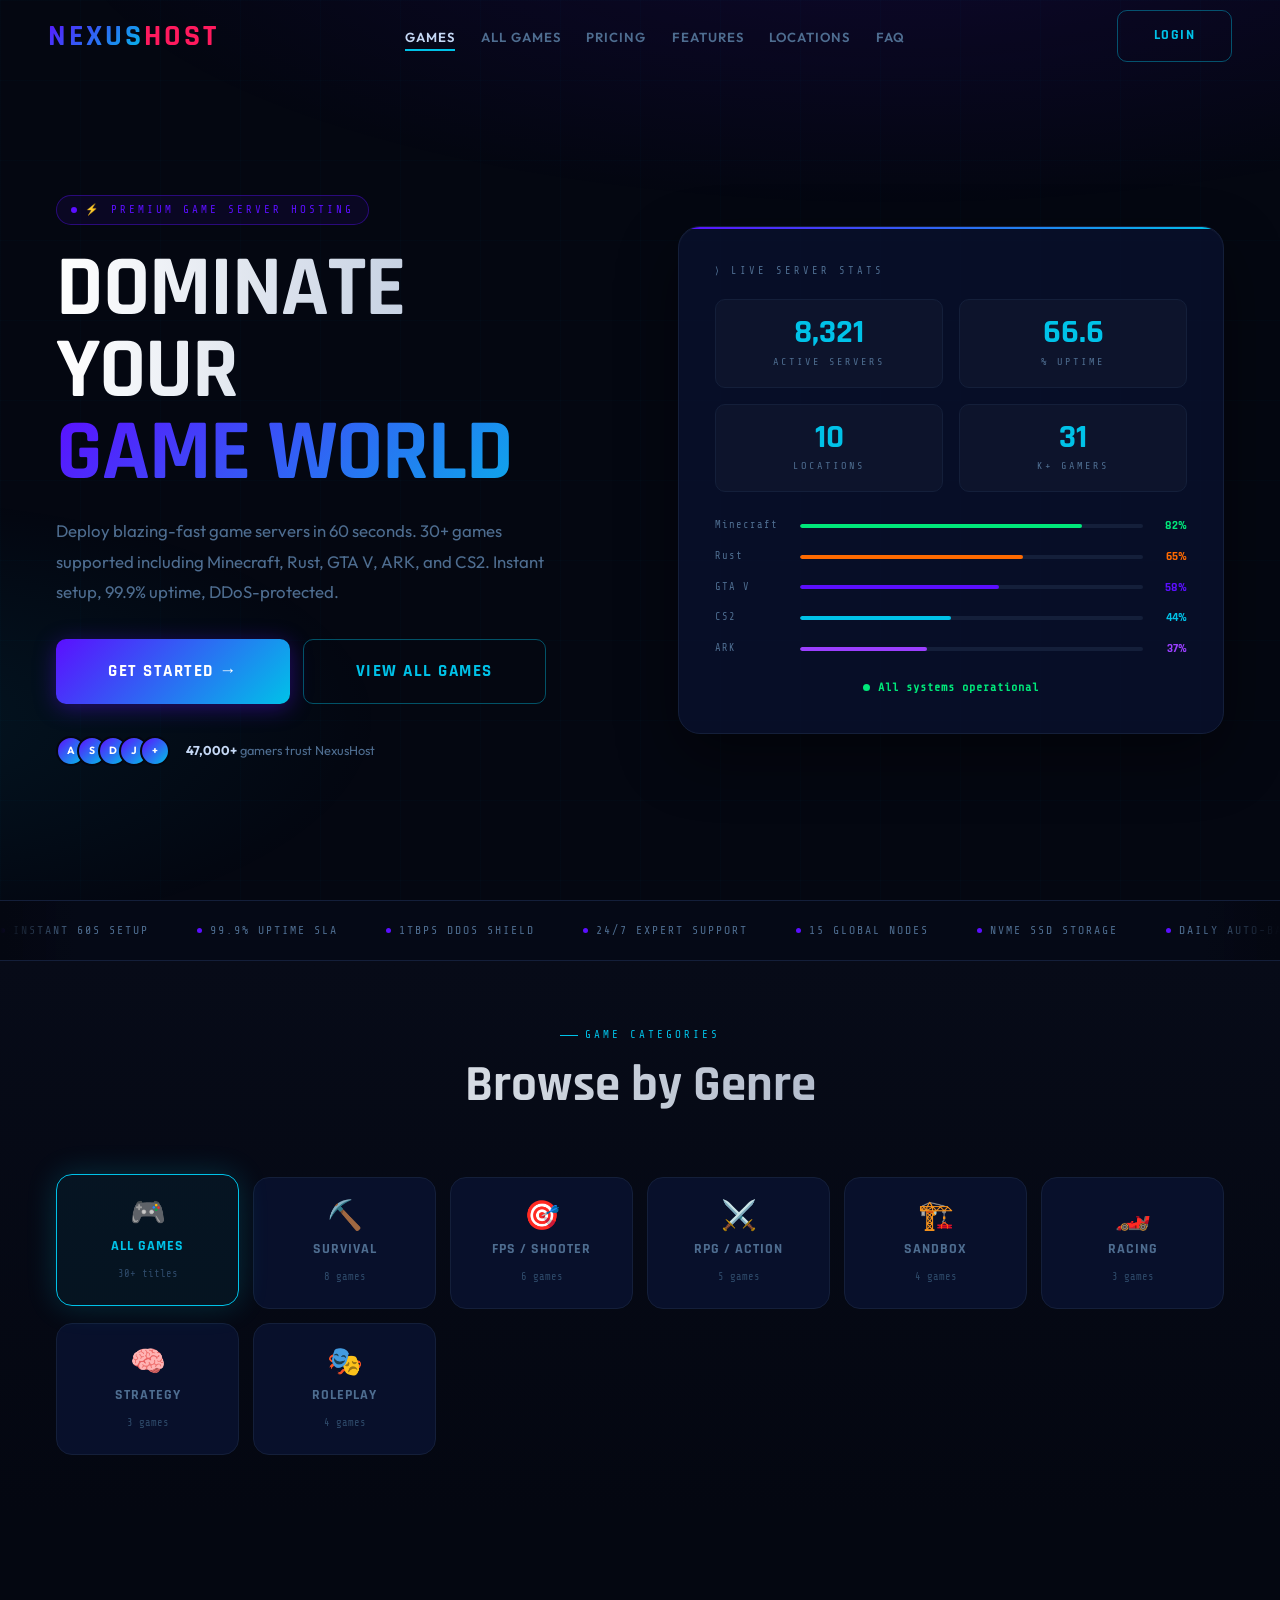
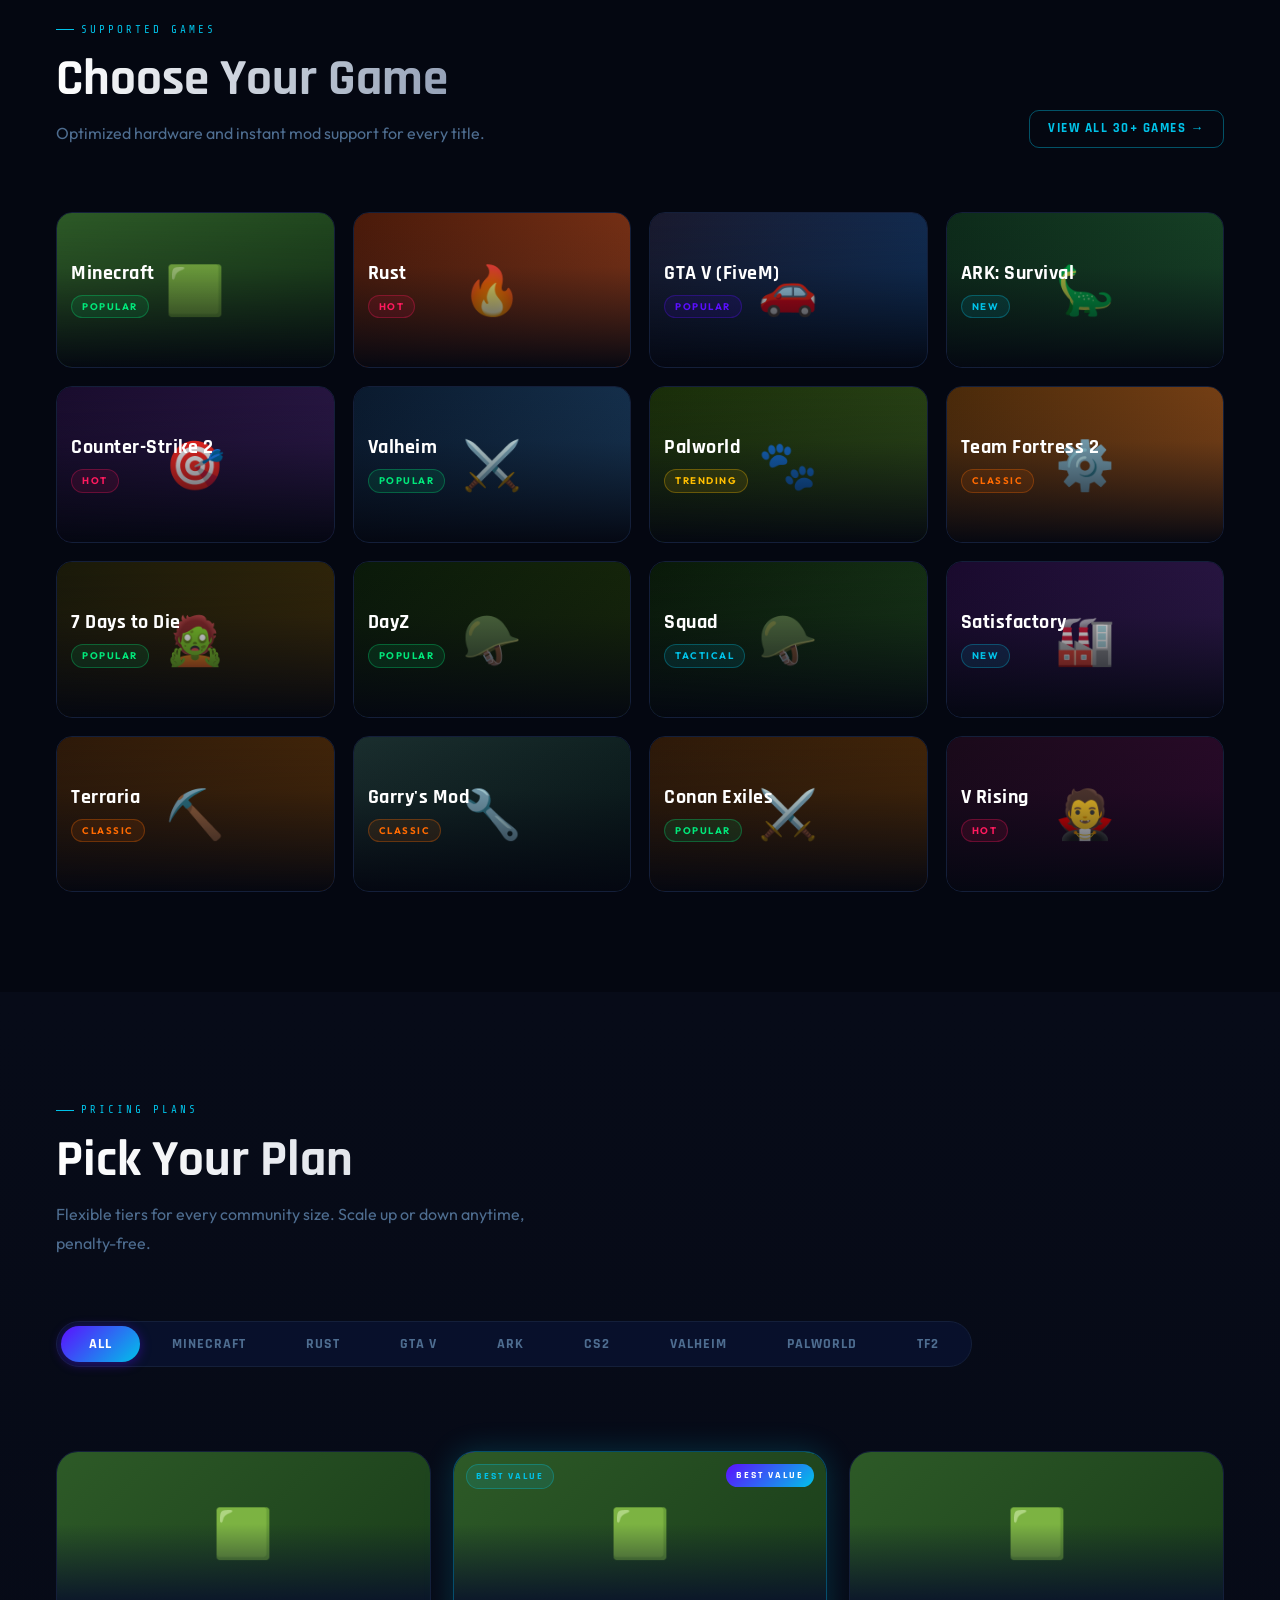
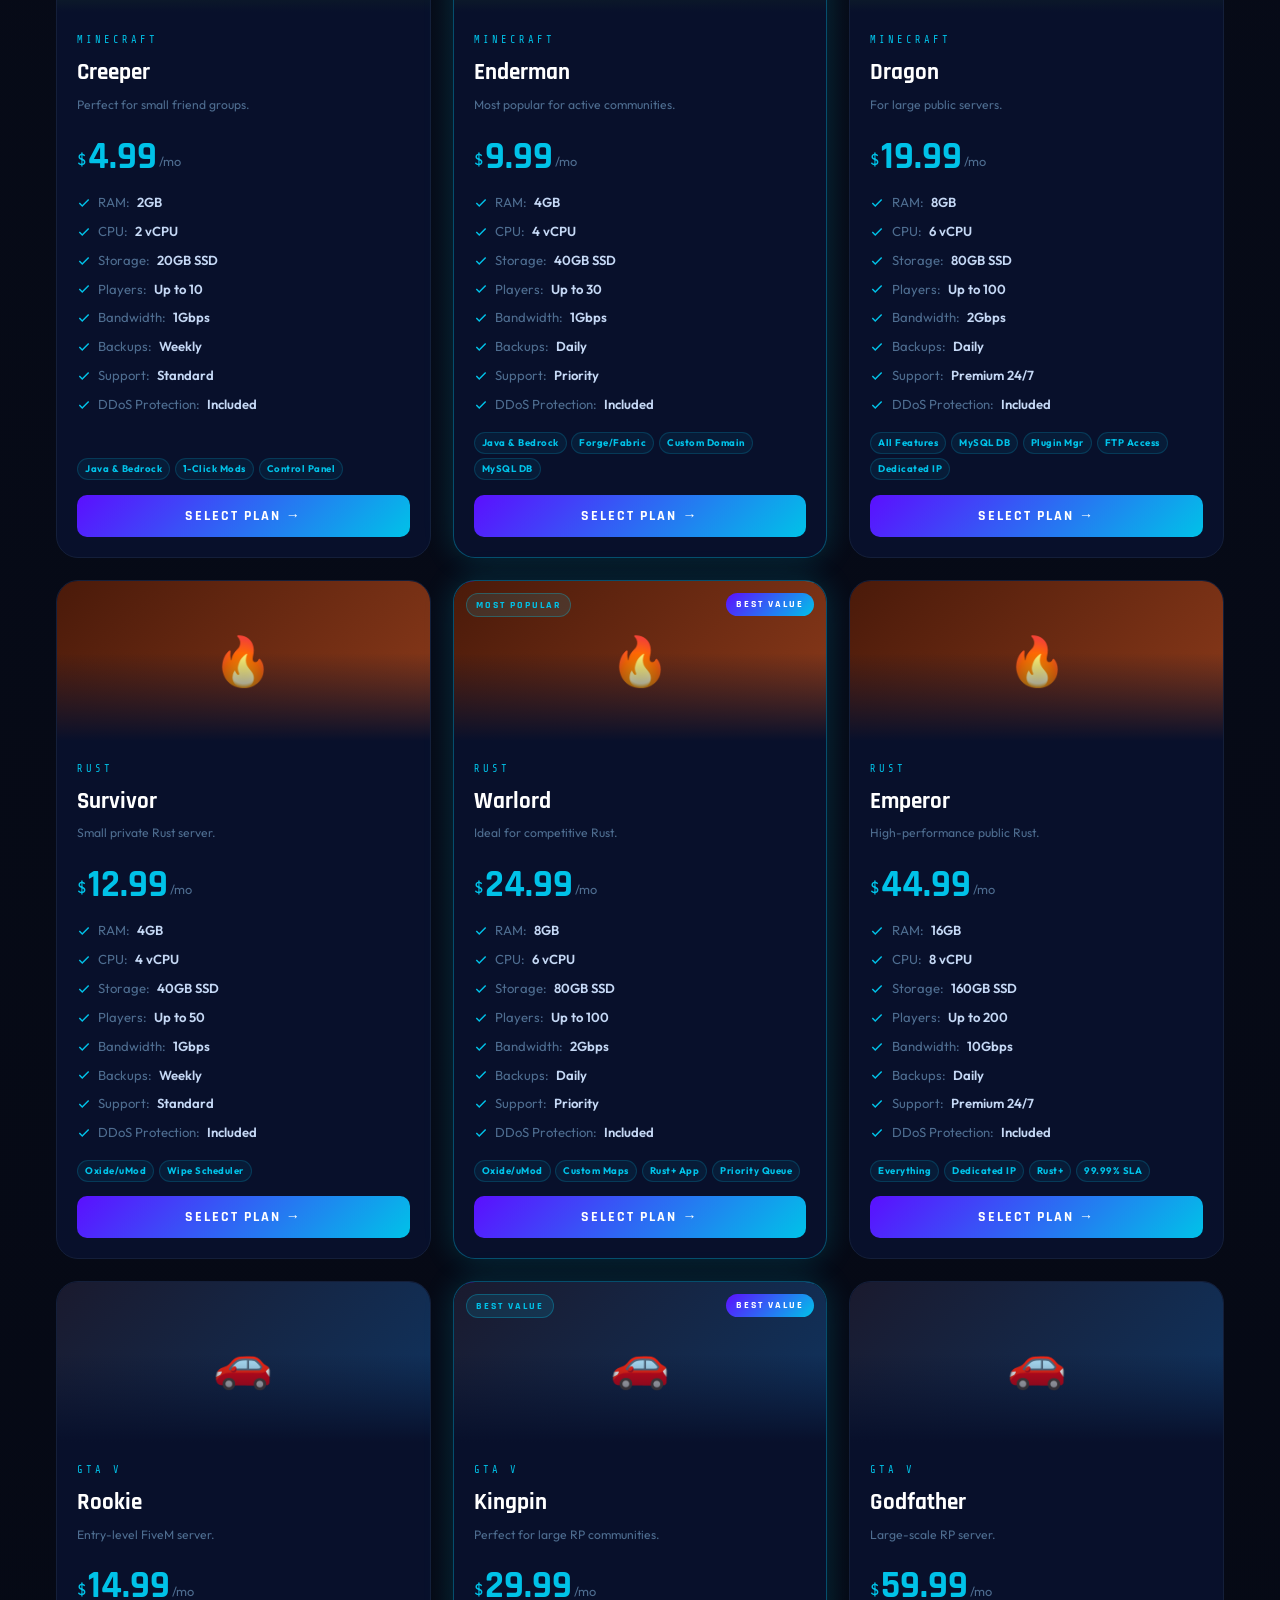
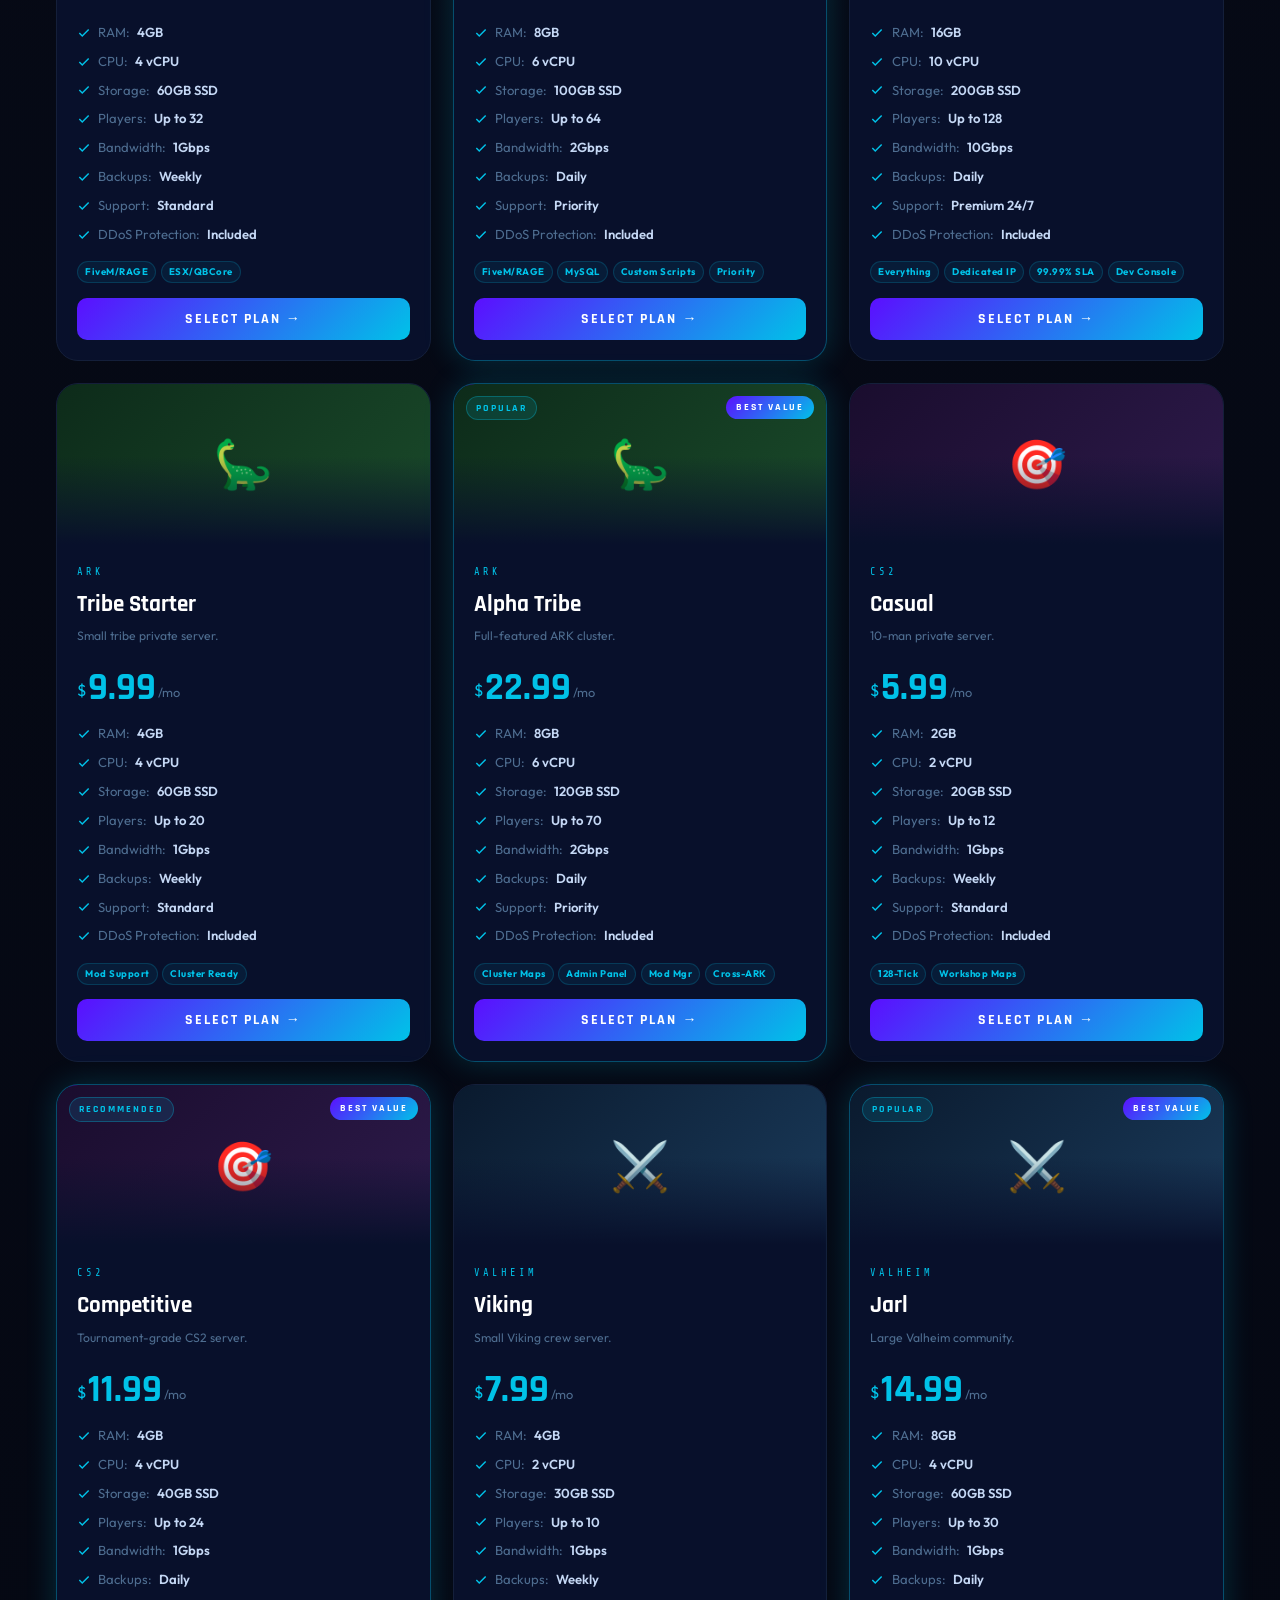
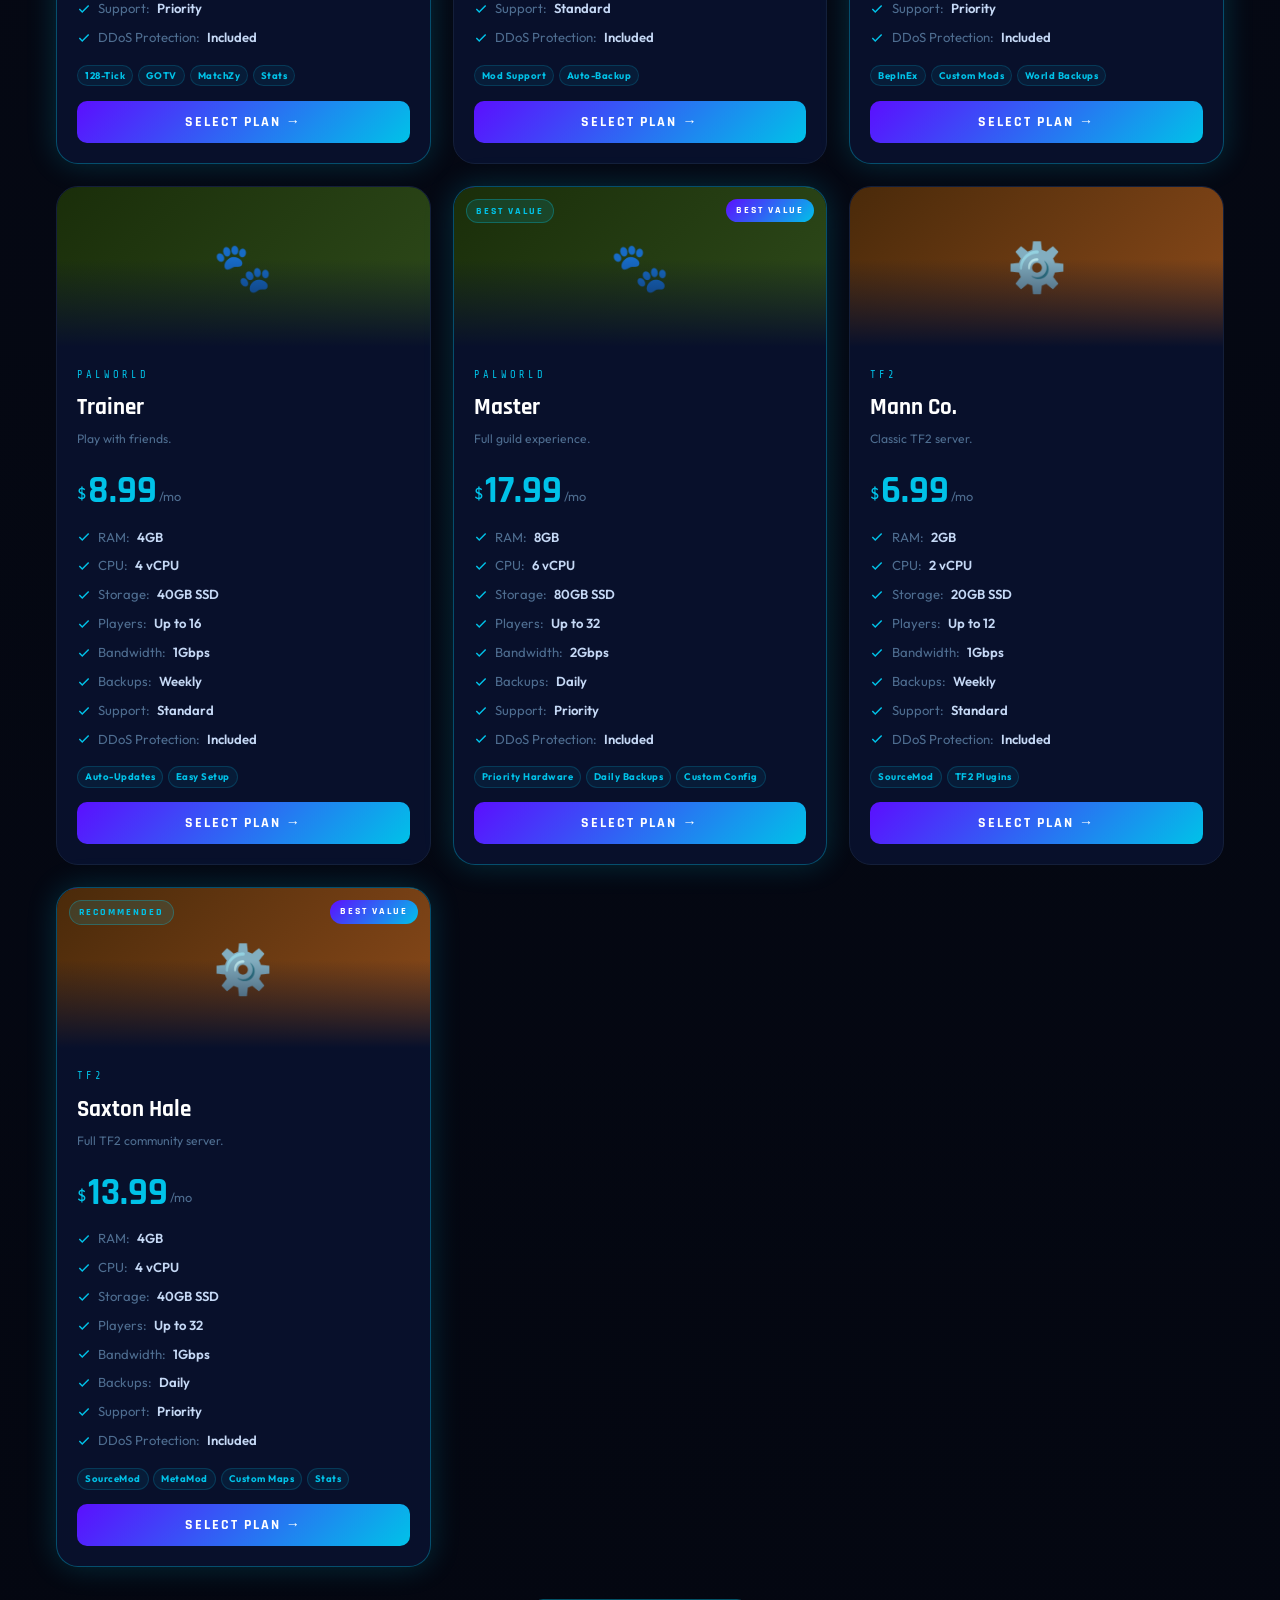
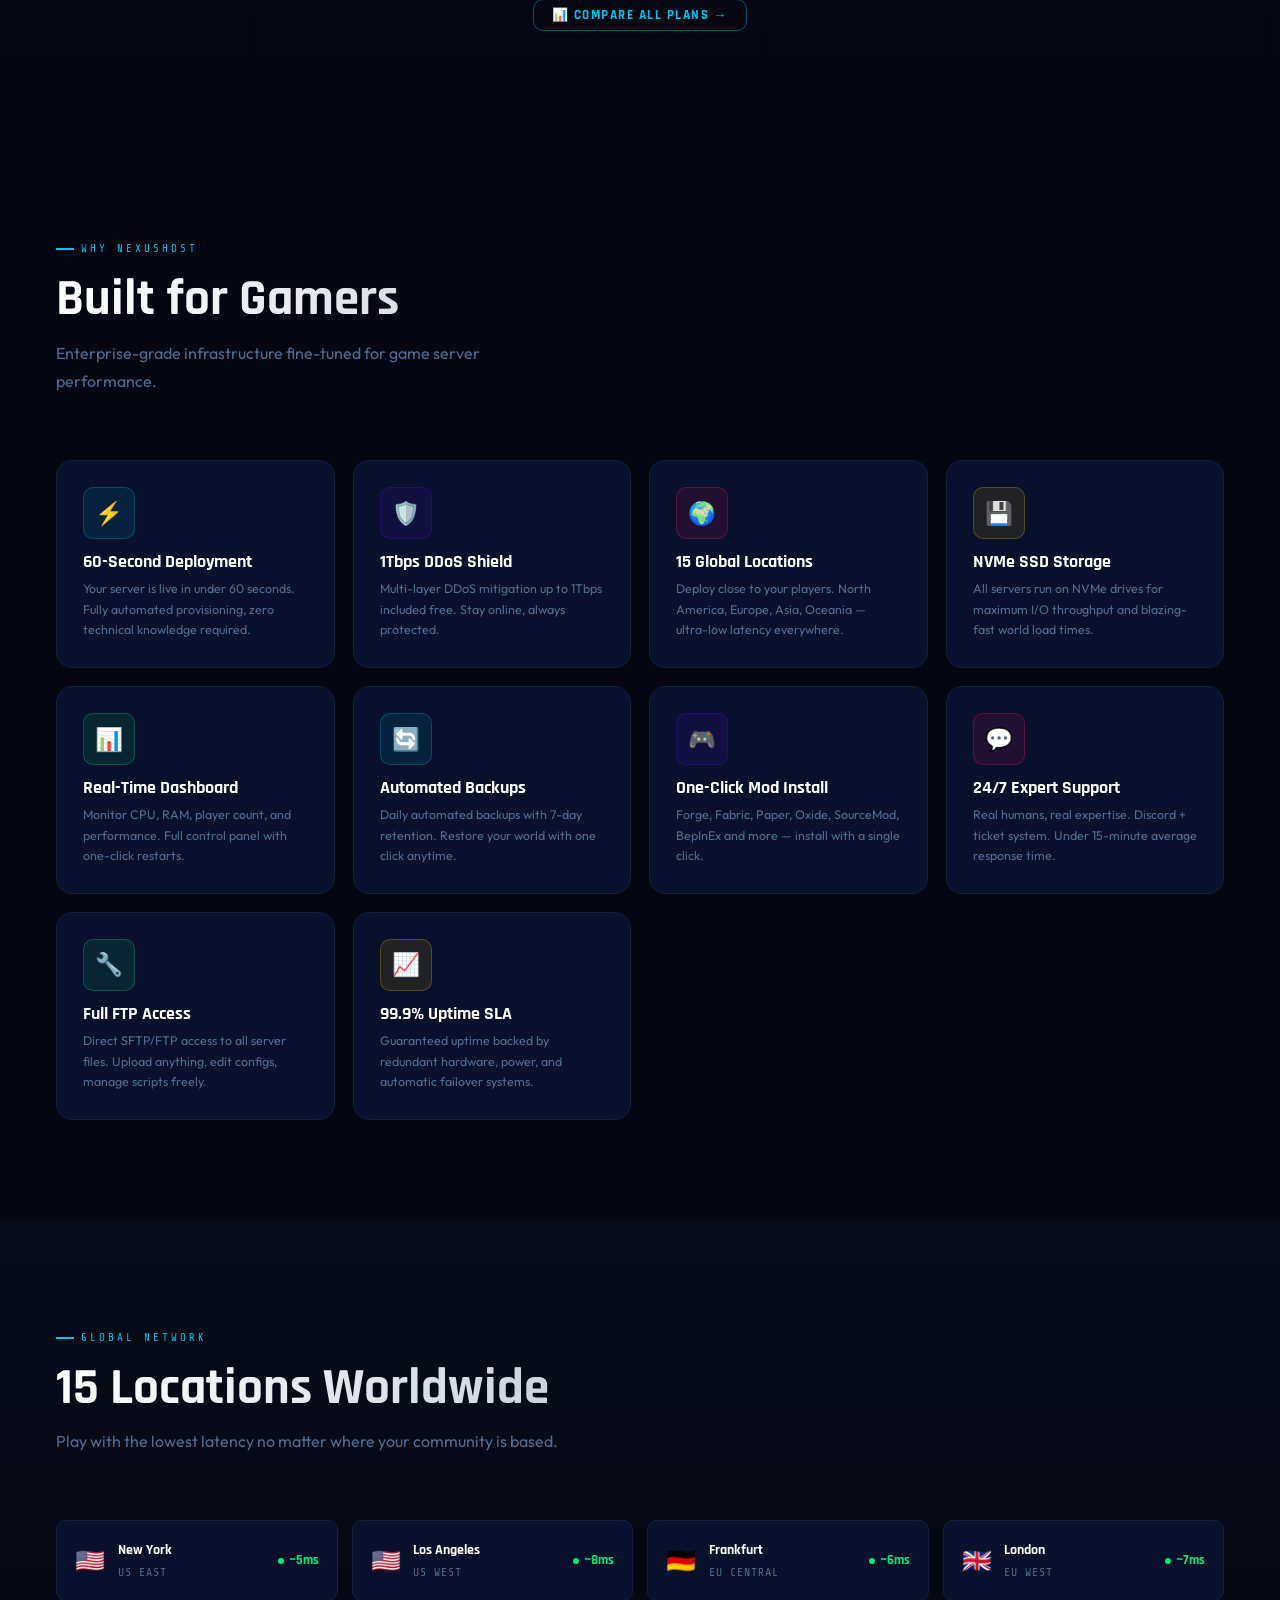
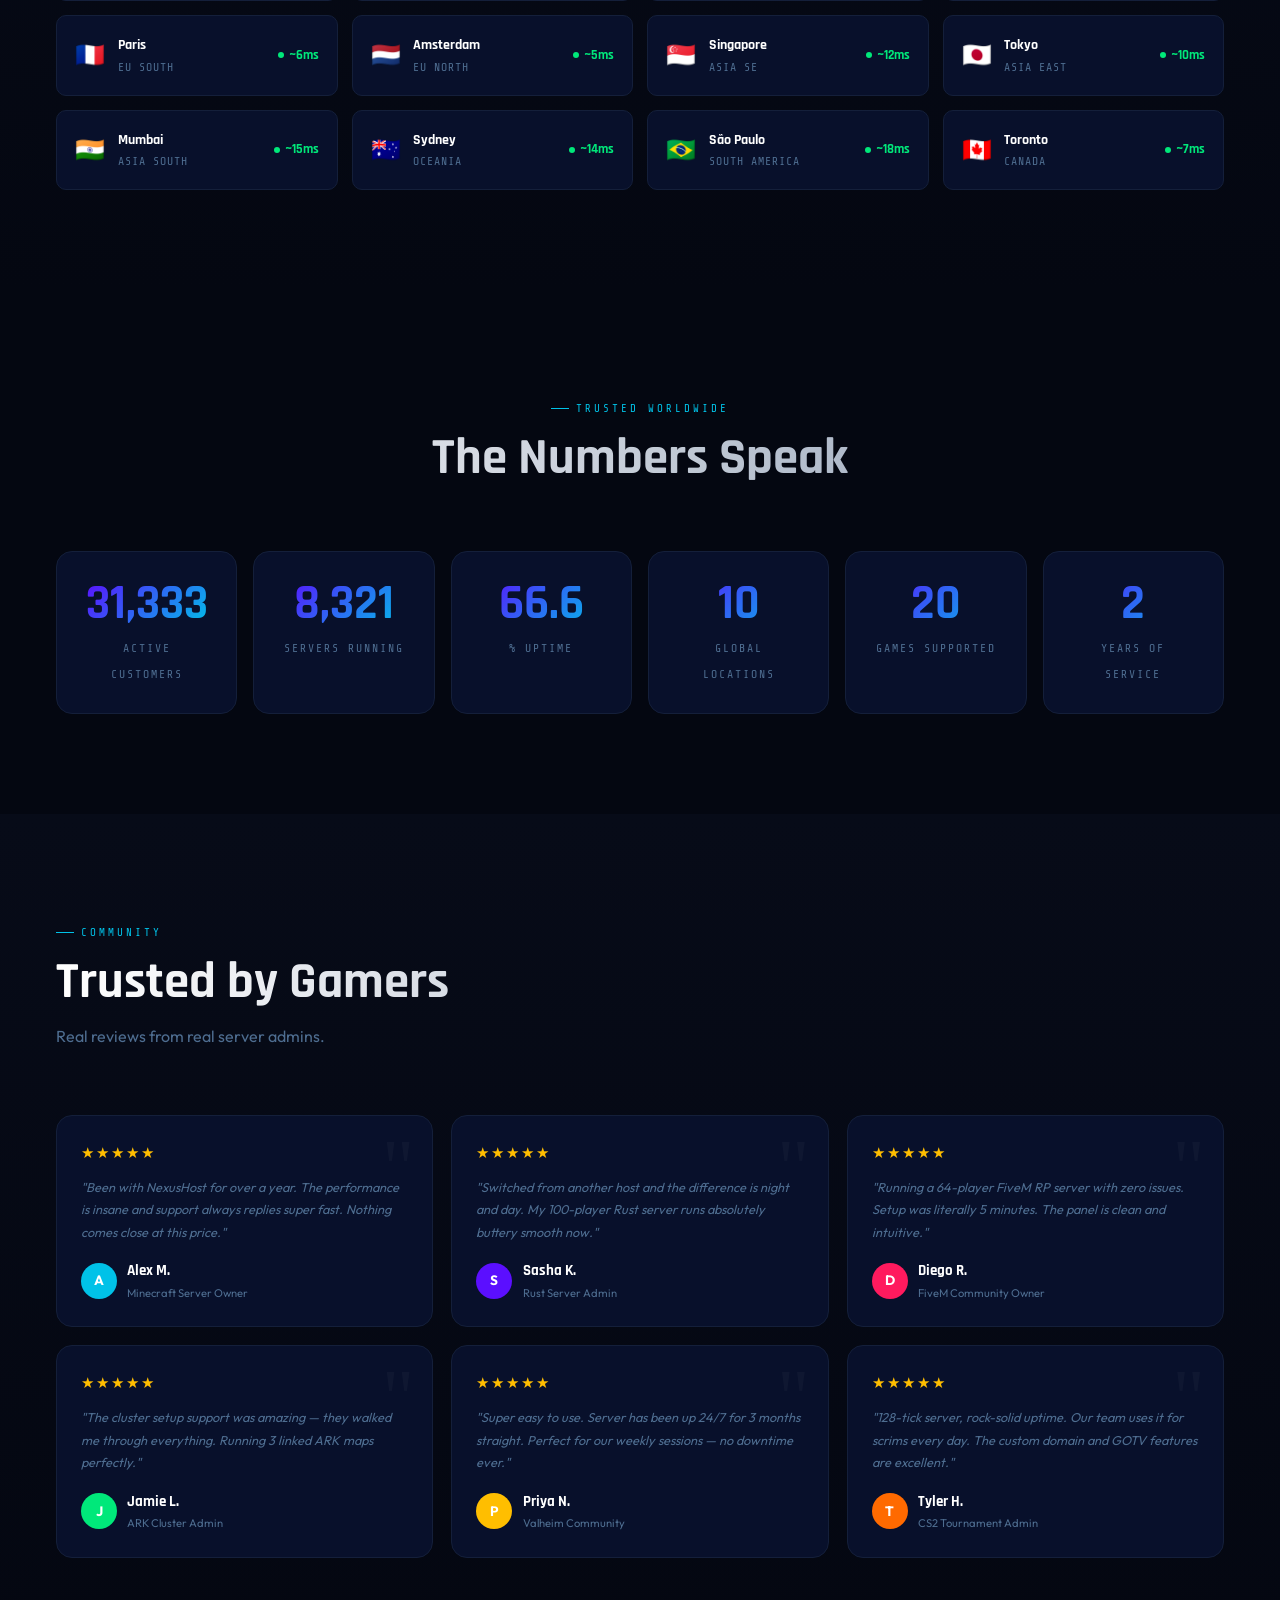
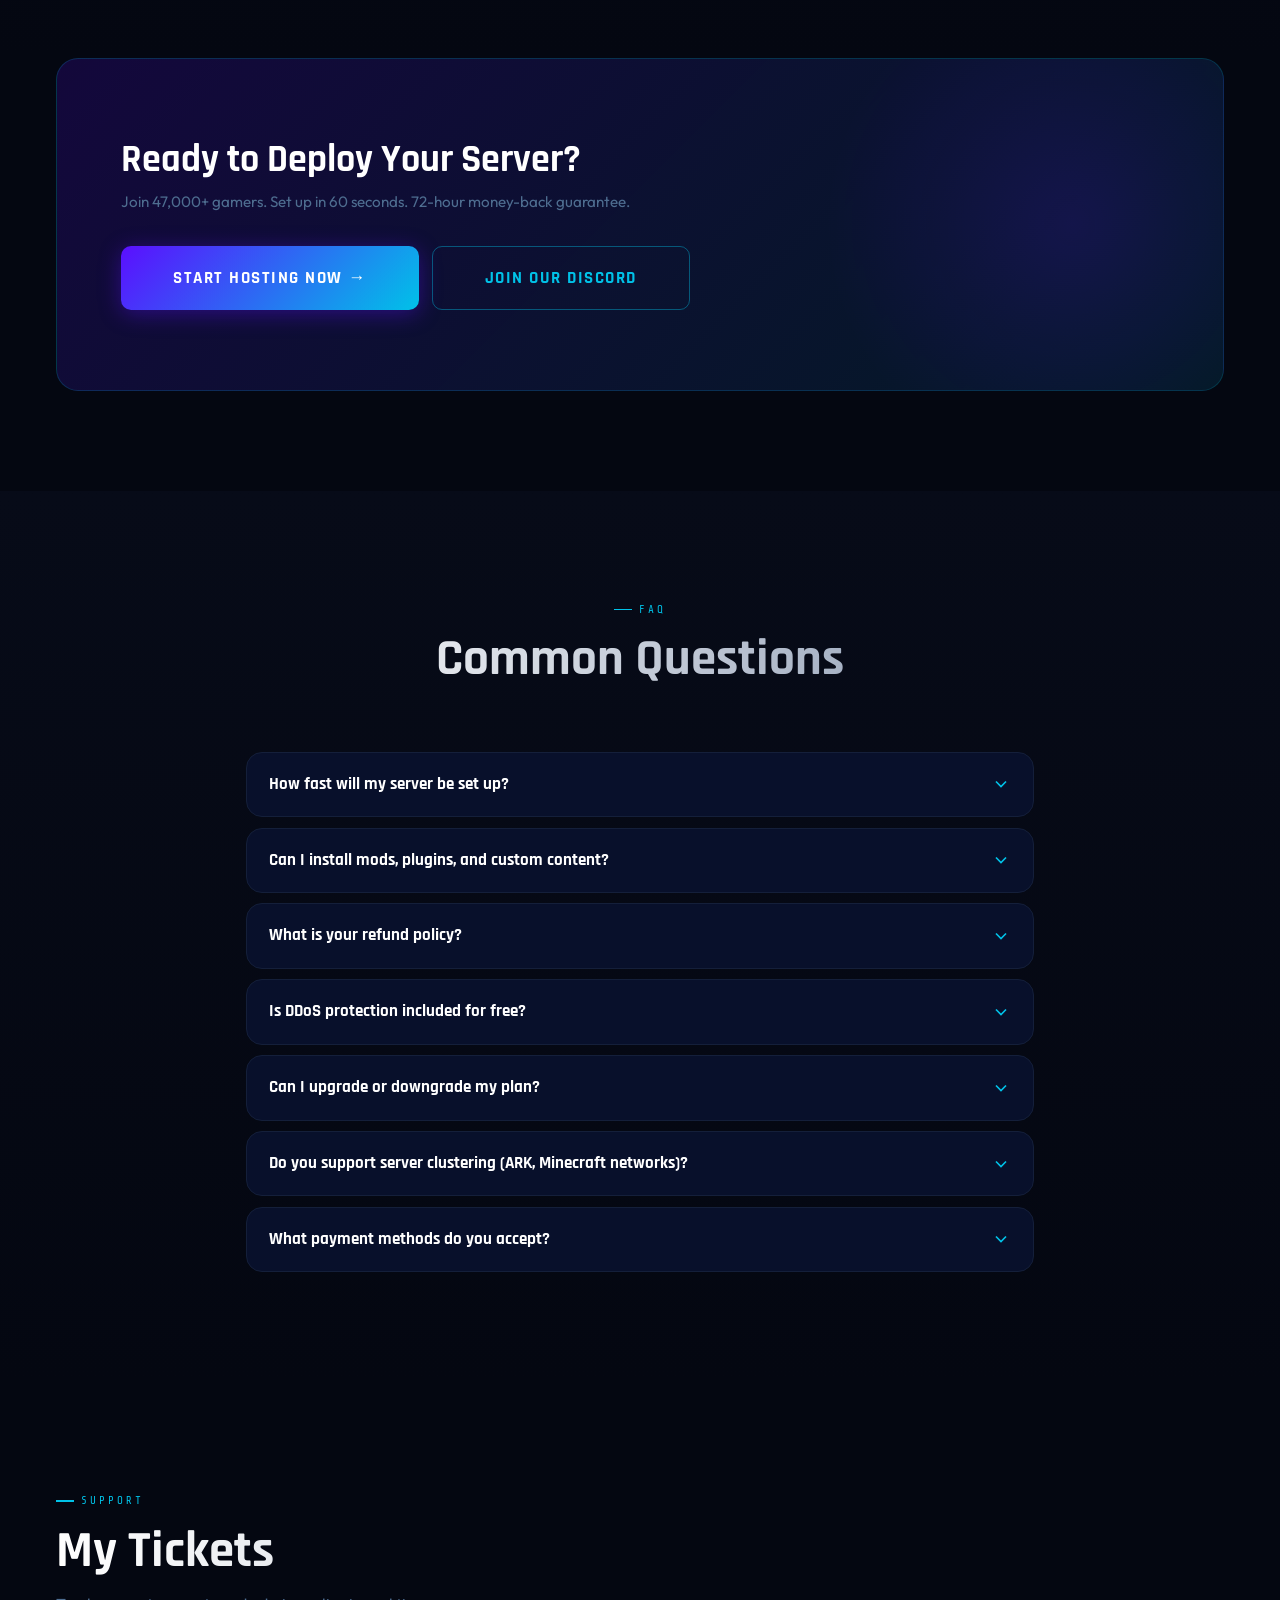
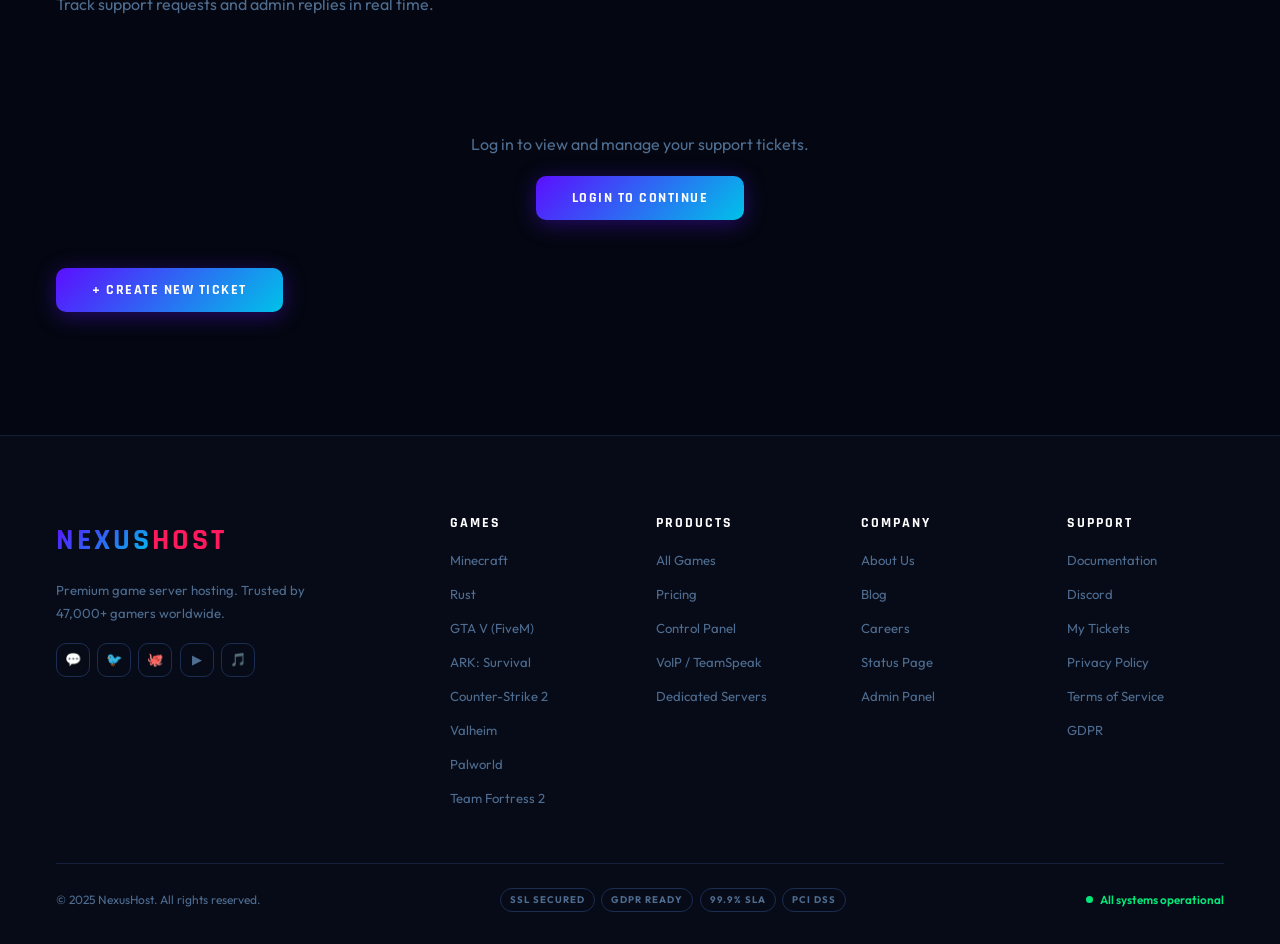
<file: index.html>
<!DOCTYPE html>
<html lang="en">
<head>
<meta charset="UTF-8">
<meta name="viewport" content="width=device-width,initial-scale=1,viewport-fit=cover">
<meta name="description" content="NexusHost — Premium Game Server Hosting. Minecraft, Rust, GTA V, ARK, CS2, Valheim, Palworld and 30+ more games. Deploy in 60 seconds.">
<meta name="keywords" content="game server hosting, minecraft server, rust server, gta v server, ark server, cs2 server">
<meta name="theme-color" content="#040711">
<meta property="og:title" content="NexusHost — Game Server Hosting">
<meta property="og:description" content="Deploy blazing-fast game servers in 60 seconds. 99.9% uptime. 15 global locations.">
<meta property="og:type" content="website">
<title>NexusHost — Premium Game Server Hosting</title>
<link rel="stylesheet" href="styles.css">
<style>
/* ── PAGE-SPECIFIC STYLES ── */
.hero {
  position: relative; min-height: 100svh;
  display: flex; align-items: center;
  padding: clamp(100px,14vw,140px) 0 clamp(60px,8vw,80px);
  overflow: hidden;
}
.hero-particles { position: absolute; inset: 0; overflow: hidden; pointer-events: none; z-index: 0; }
.pt { position: absolute; border-radius: 50%; animation: ptFloat linear infinite; opacity: 0; }
@keyframes ptFloat { 0%{transform:translateY(110vh);opacity:0} 5%{opacity:.6} 90%{opacity:.3} 100%{transform:translateY(-5vh);opacity:0} }
.hero-inner { display: grid; grid-template-columns: 1fr 1fr; gap: clamp(40px,6vw,80px); align-items: center; position: relative; z-index: 2; }
.hero-eyebrow { display: inline-flex; align-items: center; gap: .5rem; padding: 5px 14px; border: 1px solid rgba(91,15,255,.4); border-radius: 999px; font-family: 'Share Tech Mono', monospace; font-size: .68rem; letter-spacing: 3px; text-transform: uppercase; color: var(--c-accent2); background: rgba(91,15,255,.08); margin-bottom: 1.4rem; }
.hero-eyebrow::before { content: ''; width: 6px; height: 6px; border-radius: 50%; background: var(--c-accent2); animation: pulseDot 1.5s infinite; }
.hero h1 { font-family: 'Rajdhani', sans-serif; font-size: clamp(2.6rem,7vw,5.4rem); font-weight: 700; line-height: .95; letter-spacing: -1px; margin-bottom: 1.4rem; }
.h1-a { display: block; background: linear-gradient(90deg, #fff 0%, rgba(197,216,245,.85) 100%); -webkit-background-clip: text; -webkit-text-fill-color: transparent; }
.h1-b { display: block; background: var(--g-primary); -webkit-background-clip: text; -webkit-text-fill-color: transparent; }
.hero-desc { font-size: clamp(.9rem,1.5vw,1.05rem); color: var(--c-text2); line-height: 1.8; font-weight: 400; margin-bottom: 2rem; max-width: 520px; }
.hero-btns { display: flex; gap: .8rem; flex-wrap: wrap; margin-bottom: 2rem; }
.hero-proof { display: flex; align-items: center; gap: 1rem; flex-wrap: wrap; }
.proof-avs { display: flex; }
.proof-av { width: 30px; height: 30px; border-radius: 50%; border: 2px solid var(--c-bg); background: var(--g-primary); display: flex; align-items: center; justify-content: center; font-size: .65rem; color: #fff; font-weight: 700; margin-left: -9px; }
.proof-av:first-child { margin-left: 0; }
.proof-text { font-size: .8rem; color: var(--c-text2); }
.proof-text strong { color: var(--c-text); font-weight: 700; }
/* HERO RIGHT — Live Panel */
.hero-panel {
  background: rgba(8,16,43,.9); border: 1px solid var(--c-border);
  border-radius: var(--r-xl); padding: clamp(22px,3.5vw,36px);
  backdrop-filter: blur(20px); position: relative; overflow: hidden;
  box-shadow: 0 24px 60px rgba(0,0,0,.45), inset 0 1px 0 rgba(255,255,255,.04);
}
.hero-panel::before { content: ''; position: absolute; top: 0; left: 0; right: 0; height: 2.5px; background: var(--g-primary); }
.panel-title { font-family: 'Share Tech Mono', monospace; font-size: .65rem; letter-spacing: 3px; text-transform: uppercase; color: var(--c-text2); margin-bottom: 1.2rem; }
.panel-stats { display: grid; grid-template-columns: 1fr 1fr; gap: 1rem; margin-bottom: 1.5rem; }
.ps-item { text-align: center; padding: clamp(12px,2vw,16px); background: rgba(255,255,255,.025); border: 1px solid var(--c-border); border-radius: var(--r-md); }
.ps-num { font-family: 'Rajdhani', sans-serif; font-size: clamp(1.6rem,3.5vw,2.1rem); font-weight: 700; color: var(--c-accent); line-height: 1; display: block; }
.ps-lbl { font-size: clamp(.58rem,.8vw,.65rem); text-transform: uppercase; letter-spacing: 2px; color: var(--c-text2); margin-top: 4px; display: block; font-family: 'Share Tech Mono', monospace; }
.panel-bars { display: flex; flex-direction: column; gap: .7rem; margin-bottom: 1.2rem; }
.pb-row { display: flex; align-items: center; gap: .6rem; font-size: .74rem; }
.pb-label { color: var(--c-text2); width: 75px; flex-shrink: 0; font-family: 'Share Tech Mono', monospace; font-size: .65rem; letter-spacing: 1px; }
.pb-track { flex: 1; height: 4px; background: var(--c-border); border-radius: 2px; overflow: hidden; }
.pb-fill { height: 100%; border-radius: 2px; }
.pb-val { font-weight: 700; width: 34px; text-align: right; flex-shrink: 0; font-family: 'Rajdhani', sans-serif; }
.panel-uptime { display: flex; align-items: center; justify-content: center; gap: .5rem; font-size: .74rem; color: var(--c-green); font-weight: 700; font-family: 'Share Tech Mono', monospace; letter-spacing: 1px; }
.panel-uptime-dot { width: 7px; height: 7px; border-radius: 50%; background: var(--c-green); animation: pulseDot 2s infinite; }

/* CATEGORIES BAND */
.categories-band { padding: clamp(32px,5vw,56px) 0; position: relative; z-index: 1; }
.cat-grid { display: grid; grid-template-columns: repeat(auto-fill, minmax(clamp(130px,16vw,160px), 1fr)); gap: clamp(8px,1.5vw,14px); }
.cat-card {
  background: var(--c-panel); border: 1px solid var(--c-border);
  border-radius: var(--r-lg); padding: clamp(14px,2.5vw,22px) clamp(10px,2vw,16px);
  text-align: center; cursor: pointer;
  transition: all .25s var(--ease);
  display: flex; flex-direction: column; align-items: center; gap: .55rem;
}
.cat-card:hover, .cat-card.active {
  border-color: var(--c-accent); background: rgba(0,194,232,.06);
  transform: translateY(-3px); box-shadow: var(--glow);
}
.cat-icon { font-size: clamp(1.4rem,3vw,1.8rem); line-height: 1; }
.cat-name { font-family: 'Rajdhani', sans-serif; font-size: clamp(.75rem,1.1vw,.85rem); font-weight: 700; letter-spacing: 1px; text-transform: uppercase; color: var(--c-text2); transition: color .2s; }
.cat-card:hover .cat-name, .cat-card.active .cat-name { color: var(--c-accent); }
.cat-count { font-size: .65rem; color: var(--c-text3); font-family: 'Share Tech Mono', monospace; }

/* GAMES GRID */
.games-grid-main { display: grid; grid-template-columns: repeat(auto-fill, minmax(clamp(220px,26vw,270px), 1fr)); gap: clamp(12px,2vw,18px); }

/* PRICING TABS */
.pricing-tabs { display: flex; background: var(--c-panel); border: 1px solid var(--c-border); border-radius: var(--r-full); padding: 4px; gap: 4px; width: fit-content; margin-bottom: clamp(28px,5vw,48px); }
.ptab { padding: 9px clamp(16px,2.5vw,28px); border-radius: var(--r-full); background: transparent; border: none; font-family: 'Rajdhani', sans-serif; font-size: .85rem; font-weight: 700; letter-spacing: 1px; text-transform: uppercase; color: var(--c-text2); cursor: pointer; transition: all .22s; white-space: nowrap; }
.ptab.active { background: var(--g-primary); color: #fff; box-shadow: 0 2px 12px rgba(91,15,255,.4); }

/* PLANS GRID */
.plans-grid-main { display: grid; grid-template-columns: repeat(auto-fill, minmax(clamp(270px,28vw,310px), 1fr)); gap: clamp(14px,2vw,22px); }

/* COMPARE TABLE */
.compare-table-wrap { overflow-x: auto; -webkit-overflow-scrolling: touch; }
.compare-table { width: 100%; border-collapse: collapse; min-width: 600px; }
.compare-table th { padding: 12px 18px; background: var(--c-panel2); border: 1px solid var(--c-border); font-family: 'Rajdhani', sans-serif; font-size: .82rem; font-weight: 700; letter-spacing: 2px; text-transform: uppercase; color: var(--c-text2); text-align: left; }
.compare-table th:first-child { color: var(--c-text); }
.compare-table td { padding: 12px 18px; border: 1px solid var(--c-border); font-size: .85rem; color: var(--c-text2); }
.compare-table td:first-child { font-weight: 600; color: var(--c-text); }
.compare-table tr:hover td { background: rgba(0,194,232,.02); }
.compare-table .check { color: var(--c-green); font-size: 1rem; }
.compare-table .cross { color: var(--c-text3); }
.compare-table .highlight { background: rgba(0,194,232,.04); }

/* LOCATION MAP */
.locations-grid { display: grid; grid-template-columns: repeat(auto-fill, minmax(clamp(200px,22vw,240px), 1fr)); gap: clamp(10px,1.5vw,14px); margin-top: clamp(28px,5vw,48px); }
.loc-card { background: var(--c-panel); border: 1px solid var(--c-border); border-radius: var(--r-md); padding: clamp(12px,2vw,18px); display: flex; align-items: center; gap: .8rem; transition: border-color .2s, transform .2s; }
.loc-card:hover { border-color: var(--c-border2); transform: translateY(-2px); }
.loc-flag { font-size: 1.5rem; flex-shrink: 0; }
.loc-info .loc-name { font-family: 'Rajdhani', sans-serif; font-size: .9rem; font-weight: 700; color: #fff; }
.loc-info .loc-city { font-size: .72rem; color: var(--c-text2); font-family: 'Share Tech Mono', monospace; letter-spacing: 1px; }
.loc-ping { margin-left: auto; display: flex; align-items: center; gap: .3rem; font-family: 'Rajdhani', sans-serif; font-size: .8rem; font-weight: 700; color: var(--c-green); flex-shrink: 0; }
.loc-ping .ping-dot { width: 6px; height: 6px; border-radius: 50%; background: var(--c-green); }

/* TRUST SECTION */
.trust-stats { display: grid; grid-template-columns: repeat(auto-fill, minmax(clamp(140px,18vw,180px), 1fr)); gap: clamp(10px,2vw,16px); margin-top: clamp(28px,5vw,48px); }
.trust-stat { text-align: center; padding: clamp(18px,3vw,28px); background: var(--c-panel); border: 1px solid var(--c-border); border-radius: var(--r-lg); }
.trust-num { font-family: 'Rajdhani', sans-serif; font-size: clamp(2rem,4vw,3rem); font-weight: 700; display: block; line-height: 1; margin-bottom: .3rem; background: var(--g-primary); -webkit-background-clip: text; -webkit-text-fill-color: transparent; }
.trust-label { font-size: clamp(.7rem,.9vw,.78rem); text-transform: uppercase; letter-spacing: 2px; color: var(--c-text2); font-family: 'Share Tech Mono', monospace; }

/* RESPONSIVE ADJUSTMENTS */
@media (max-width: 1024px) { .hero-inner { grid-template-columns: 1fr; } .hero-panel { max-width: 480px; } }
@media (max-width: 768px) {
  .hero-inner { text-align: center; }
  .hero-desc { max-width: 100%; }
  .hero-btns, .hero-proof { justify-content: center; }
  .hero-panel { margin: 0 auto; }
  .pricing-tabs { overflow-x: auto; -webkit-overflow-scrolling: touch; width: 100%; }
  .cta-band { text-align: center; }
  .cta-actions { justify-content: center; }
}
@media (max-width: 480px) { .games-grid-main { grid-template-columns: 1fr 1fr; } .cat-grid { grid-template-columns: repeat(3, 1fr); } }
@media (max-width: 360px) { .games-grid-main { grid-template-columns: 1fr; } .cat-grid { grid-template-columns: repeat(2, 1fr); } }
</style>
</head>
<body>

<!-- NAV -->
<header class="nav" id="mainNav">
  <div class="nav-inner">
    <a href="index.html" class="logo"><span class="logo-main">NEXUS</span><span class="logo-accent">HOST</span></a>
    <ul class="nav-links">
      <li><a href="#games" class="active">Games</a></li>
      <li><a href="games.html">All Games</a></li>
      <li><a href="#pricing">Pricing</a></li>
      <li><a href="#features">Features</a></li>
      <li><a href="#locations">Locations</a></li>
      <li><a href="#faq">FAQ</a></li>
      <li><a href="#mytickets" id="navTickets" style="display:none">My Tickets</a></li>
    </ul>
    <div class="nav-right">
      <div class="user-pill" id="uBar">
        <div class="user-av" id="uAv">?</div>
        <span id="uName">User</span>
        <button class="logout-btn" onclick="doLogout()">LOGOUT</button>
      </div>
      <a href="#" class="btn btn-ghost" onclick="openOverlay('ovlLogin');return false;" id="loginBtn">Login</a>
      <a href="#" class="btn btn-primary" onclick="openTicket();return false;" id="ticketBtn" style="display:none">Support</a>
      <button class="hamburger" id="hamburger" onclick="toggleDrawer()" aria-label="Menu"><span></span><span></span><span></span></button>
    </div>
  </div>
</header>

<!-- MOBILE DRAWER -->
<div class="nav-overlay" id="navOverlay" onclick="closeDrawer()"></div>
<div class="nav-drawer" id="navDrawer">
  <ul>
    <li><a href="#games" onclick="closeDrawer()">🎮 Games</a></li>
    <li><a href="games.html" onclick="closeDrawer()">📋 All Games</a></li>
    <li><a href="#pricing" onclick="closeDrawer()">💎 Pricing</a></li>
    <li><a href="#features" onclick="closeDrawer()">⚡ Features</a></li>
    <li><a href="#locations" onclick="closeDrawer()">🌍 Locations</a></li>
    <li><a href="#faq" onclick="closeDrawer()">❓ FAQ</a></li>
    <li><a href="#mytickets" id="drawerTickets" onclick="closeDrawer()" style="display:none">🎫 My Tickets</a></li>
  </ul>
  <div style="display:flex;flex-direction:column;gap:.6rem;">
    <a href="#" class="btn btn-ghost" onclick="openOverlay('ovlLogin');closeDrawer();return false;" id="drawerLogin">Login / Register</a>
    <a href="#" class="btn btn-primary" onclick="openTicket();closeDrawer();return false;" id="drawerTicket" style="display:none">Open Ticket</a>
  </div>
</div>

<!-- HERO -->
<section class="hero">
  <div class="hero-particles" id="heroParticles"></div>
  <div class="container">
    <div class="hero-inner">
      <!-- LEFT -->
      <div>
        <div class="hero-eyebrow anim-fadeup">⚡ Premium Game Server Hosting</div>
        <h1 class="anim-fadeup anim-d1">
          <span class="h1-a" id="heroLine1">DOMINATE YOUR</span>
          <span class="h1-b" id="heroLine2">GAME WORLD</span>
        </h1>
        <p class="hero-desc anim-fadeup anim-d2" id="heroSub">Deploy blazing-fast game servers in 60 seconds. 30+ games supported including Minecraft, Rust, GTA V, ARK, and CS2. Instant setup, 99.9% uptime, DDoS-protected.</p>
        <div class="hero-btns anim-fadeup anim-d3">
          <a href="#pricing" class="btn btn-primary btn-lg">Get Started →</a>
          <a href="games.html" class="btn btn-ghost btn-lg">View All Games</a>
        </div>
        <div class="hero-proof anim-fadeup anim-d4">
          <div class="proof-avs">
            <div class="proof-av">A</div><div class="proof-av">S</div>
            <div class="proof-av">D</div><div class="proof-av">J</div><div class="proof-av">+</div>
          </div>
          <p class="proof-text"><strong>47,000+</strong> gamers trust NexusHost</p>
        </div>
      </div>
      <!-- RIGHT — Live Panel -->
      <div class="anim-fadeup anim-d3">
        <div class="hero-panel">
          <div class="panel-title">⟩ Live Server Stats</div>
          <div class="panel-stats">
            <div class="ps-item"><span class="ps-num" data-target="12482">0</span><span class="ps-lbl">Active Servers</span></div>
            <div class="ps-item"><span class="ps-num" data-target="99.9">0</span><span class="ps-lbl">% Uptime</span></div>
            <div class="ps-item"><span class="ps-num" data-target="15">0</span><span class="ps-lbl">Locations</span></div>
            <div class="ps-item"><span class="ps-num" data-target="47">0</span><span class="ps-lbl">K+ Gamers</span></div>
          </div>
          <div class="panel-bars">
            <div class="pb-row">
              <span class="pb-label">Minecraft</span>
              <div class="pb-track"><div class="pb-fill" style="width:82%;background:var(--c-green)"></div></div>
              <span class="pb-val" style="color:var(--c-green)">82%</span>
            </div>
            <div class="pb-row">
              <span class="pb-label">Rust</span>
              <div class="pb-track"><div class="pb-fill" style="width:65%;background:var(--c-orange)"></div></div>
              <span class="pb-val" style="color:var(--c-orange)">65%</span>
            </div>
            <div class="pb-row">
              <span class="pb-label">GTA V</span>
              <div class="pb-track"><div class="pb-fill" style="width:58%;background:var(--c-accent2)"></div></div>
              <span class="pb-val" style="color:var(--c-accent2)">58%</span>
            </div>
            <div class="pb-row">
              <span class="pb-label">CS2</span>
              <div class="pb-track"><div class="pb-fill" style="width:44%;background:var(--c-accent)"></div></div>
              <span class="pb-val" style="color:var(--c-accent)">44%</span>
            </div>
            <div class="pb-row">
              <span class="pb-label">ARK</span>
              <div class="pb-track"><div class="pb-fill" style="width:37%;background:var(--c-purple)"></div></div>
              <span class="pb-val" style="color:var(--c-purple)">37%</span>
            </div>
          </div>
          <div class="panel-uptime"><span class="panel-uptime-dot"></span>All systems operational</div>
        </div>
      </div>
    </div>
  </div>
</section>

<!-- MARQUEE TRUST BAR -->
<div class="marquee-wrap" style="padding:clamp(14px,2.5vw,20px) 0;border-top:1px solid var(--c-border);border-bottom:1px solid var(--c-border);background:rgba(7,11,24,.8);position:relative;z-index:1;">
  <div class="marquee-track" id="marqueeTrack">
    <span class="marquee-item"><span class="mi-dot"></span>Instant 60s Setup</span>
    <span class="marquee-item"><span class="mi-dot"></span>99.9% Uptime SLA</span>
    <span class="marquee-item"><span class="mi-dot"></span>1Tbps DDoS Shield</span>
    <span class="marquee-item"><span class="mi-dot"></span>24/7 Expert Support</span>
    <span class="marquee-item"><span class="mi-dot"></span>15 Global Nodes</span>
    <span class="marquee-item"><span class="mi-dot"></span>NVMe SSD Storage</span>
    <span class="marquee-item"><span class="mi-dot"></span>Daily Auto-Backups</span>
    <span class="marquee-item"><span class="mi-dot"></span>30+ Games Supported</span>
    <span class="marquee-item"><span class="mi-dot"></span>One-Click Mods</span>
    <span class="marquee-item"><span class="mi-dot"></span>Full FTP Access</span>
    <span class="marquee-item"><span class="mi-dot"></span>72hr Money-Back</span>
    <span class="marquee-item"><span class="mi-dot"></span>Custom Subdomains</span>
    <span class="marquee-item"><span class="mi-dot"></span>Instant 60s Setup</span>
    <span class="marquee-item"><span class="mi-dot"></span>99.9% Uptime SLA</span>
    <span class="marquee-item"><span class="mi-dot"></span>1Tbps DDoS Shield</span>
    <span class="marquee-item"><span class="mi-dot"></span>24/7 Expert Support</span>
    <span class="marquee-item"><span class="mi-dot"></span>15 Global Nodes</span>
    <span class="marquee-item"><span class="mi-dot"></span>NVMe SSD Storage</span>
    <span class="marquee-item"><span class="mi-dot"></span>Daily Auto-Backups</span>
    <span class="marquee-item"><span class="mi-dot"></span>30+ Games Supported</span>
    <span class="marquee-item"><span class="mi-dot"></span>One-Click Mods</span>
    <span class="marquee-item"><span class="mi-dot"></span>Full FTP Access</span>
    <span class="marquee-item"><span class="mi-dot"></span>72hr Money-Back</span>
    <span class="marquee-item"><span class="mi-dot"></span>Custom Subdomains</span>
  </div>
</div>

<!-- CATEGORIES -->
<section class="categories-band section-alt" id="categories">
  <div class="container">
    <div class="section-head reveal" style="text-align:center;">
      <div class="section-eyebrow" style="justify-content:center;">Game Categories</div>
      <h2 class="section-title">Browse by Genre</h2>
    </div>
    <div class="cat-grid">
      <div class="cat-card active" onclick="filterByCategory('all',this)"><span class="cat-icon">🎮</span><span class="cat-name">All Games</span><span class="cat-count">30+ titles</span></div>
      <div class="cat-card" onclick="filterByCategory('survival',this)"><span class="cat-icon">⛏️</span><span class="cat-name">Survival</span><span class="cat-count">8 games</span></div>
      <div class="cat-card" onclick="filterByCategory('fps',this)"><span class="cat-icon">🎯</span><span class="cat-name">FPS / Shooter</span><span class="cat-count">6 games</span></div>
      <div class="cat-card" onclick="filterByCategory('rpg',this)"><span class="cat-icon">⚔️</span><span class="cat-name">RPG / Action</span><span class="cat-count">5 games</span></div>
      <div class="cat-card" onclick="filterByCategory('sandbox',this)"><span class="cat-icon">🏗️</span><span class="cat-name">Sandbox</span><span class="cat-count">4 games</span></div>
      <div class="cat-card" onclick="filterByCategory('racing',this)"><span class="cat-icon">🏎️</span><span class="cat-name">Racing</span><span class="cat-count">3 games</span></div>
      <div class="cat-card" onclick="filterByCategory('strategy',this)"><span class="cat-icon">🧠</span><span class="cat-name">Strategy</span><span class="cat-count">3 games</span></div>
      <div class="cat-card" onclick="filterByCategory('roleplay',this)"><span class="cat-icon">🎭</span><span class="cat-name">Roleplay</span><span class="cat-count">4 games</span></div>
    </div>
  </div>
</section>

<!-- GAMES -->
<section class="section" id="games">
  <div class="container">
    <div class="section-head reveal" style="display:flex;align-items:flex-end;justify-content:space-between;flex-wrap:wrap;gap:1rem;">
      <div>
        <div class="section-eyebrow">Supported Games</div>
        <h2 class="section-title">Choose Your Game</h2>
        <p class="section-sub">Optimized hardware and instant mod support for every title.</p>
      </div>
      <a href="games.html" class="btn btn-ghost btn-sm" style="flex-shrink:0;">View All 30+ Games →</a>
    </div>
    <div class="games-grid-main" id="gamesGrid"></div>
  </div>
</section>

<!-- PRICING -->
<section class="section section-alt" id="pricing">
  <div class="container">
    <div class="section-head reveal">
      <div class="section-eyebrow">Pricing Plans</div>
      <h2 class="section-title">Pick Your Plan</h2>
      <p class="section-sub">Flexible tiers for every community size. Scale up or down anytime, penalty-free.</p>
    </div>
    <div style="display:flex;align-items:center;gap:1rem;flex-wrap:wrap;margin-bottom:clamp(20px,4vw,36px);">
      <div class="pricing-tabs" id="gameTabs"></div>
    </div>
    <div class="plans-grid-main" id="plansGrid"></div>
    <!-- COMPARE LINK -->
    <div style="text-align:center;margin-top:2rem;">
      <button class="btn btn-ghost btn-sm" onclick="document.getElementById('compareSection').style.display='block';this.style.display='none';">📊 Compare All Plans →</button>
    </div>
    <div id="compareSection" style="display:none;margin-top:2rem;">
      <h3 style="font-family:'Rajdhani',sans-serif;font-size:1.3rem;color:#fff;margin-bottom:1rem;">Plan Comparison</h3>
      <div class="compare-table-wrap">
        <table class="compare-table">
          <thead><tr><th>Feature</th><th>Starter</th><th>Pro</th><th>Elite</th></tr></thead>
          <tbody>
            <tr><td>RAM</td><td>2–4 GB</td><td>4–8 GB</td><td class="highlight">8–32 GB</td></tr>
            <tr><td>CPU Cores</td><td>2–3 vCPU</td><td>4–6 vCPU</td><td class="highlight">8–12 vCPU</td></tr>
            <tr><td>NVMe Storage</td><td>20–60 GB</td><td>40–120 GB</td><td class="highlight">80–300 GB</td></tr>
            <tr><td>DDoS Protection</td><td class="check">✓</td><td class="check">✓</td><td class="check highlight">✓</td></tr>
            <tr><td>Daily Backups</td><td class="cross">Weekly</td><td class="check">Daily</td><td class="check highlight">Daily + On-demand</td></tr>
            <tr><td>Custom Domain</td><td class="cross">—</td><td class="check">✓</td><td class="check highlight">✓</td></tr>
            <tr><td>Dedicated IP</td><td class="cross">—</td><td class="cross">—</td><td class="check highlight">✓</td></tr>
            <tr><td>MySQL Database</td><td class="cross">—</td><td class="check">✓</td><td class="check highlight">✓</td></tr>
            <tr><td>Priority Support</td><td class="cross">Standard</td><td class="check">Priority</td><td class="check highlight">Premium 24/7</td></tr>
            <tr><td>Money-Back</td><td class="check">72 hours</td><td class="check">72 hours</td><td class="check highlight">72 hours</td></tr>
          </tbody>
        </table>
      </div>
    </div>
  </div>
</section>

<!-- FEATURES -->
<section class="section" id="features">
  <div class="container">
    <div class="section-head reveal">
      <div class="section-eyebrow">Why NexusHost</div>
      <h2 class="section-title">Built for Gamers</h2>
      <p class="section-sub">Enterprise-grade infrastructure fine-tuned for game server performance.</p>
    </div>
    <div style="display:grid;grid-template-columns:repeat(auto-fill,minmax(clamp(230px,24vw,260px),1fr));gap:clamp(12px,2vw,18px);" id="featGrid"></div>
  </div>
</section>

<!-- LOCATIONS -->
<section class="section section-alt" id="locations">
  <div class="container">
    <div class="section-head reveal">
      <div class="section-eyebrow">Global Network</div>
      <h2 class="section-title">15 Locations Worldwide</h2>
      <p class="section-sub">Play with the lowest latency no matter where your community is based.</p>
    </div>
    <div class="locations-grid">
      <div class="loc-card reveal"><span class="loc-flag">🇺🇸</span><div class="loc-info"><div class="loc-name">New York</div><div class="loc-city">US EAST</div></div><div class="loc-ping"><span class="ping-dot"></span>~5ms</div></div>
      <div class="loc-card reveal reveal-d1"><span class="loc-flag">🇺🇸</span><div class="loc-info"><div class="loc-name">Los Angeles</div><div class="loc-city">US WEST</div></div><div class="loc-ping"><span class="ping-dot"></span>~8ms</div></div>
      <div class="loc-card reveal reveal-d2"><span class="loc-flag">🇩🇪</span><div class="loc-info"><div class="loc-name">Frankfurt</div><div class="loc-city">EU CENTRAL</div></div><div class="loc-ping"><span class="ping-dot"></span>~6ms</div></div>
      <div class="loc-card reveal reveal-d3"><span class="loc-flag">🇬🇧</span><div class="loc-info"><div class="loc-name">London</div><div class="loc-city">EU WEST</div></div><div class="loc-ping"><span class="ping-dot"></span>~7ms</div></div>
      <div class="loc-card reveal"><span class="loc-flag">🇫🇷</span><div class="loc-info"><div class="loc-name">Paris</div><div class="loc-city">EU SOUTH</div></div><div class="loc-ping"><span class="ping-dot"></span>~6ms</div></div>
      <div class="loc-card reveal reveal-d1"><span class="loc-flag">🇳🇱</span><div class="loc-info"><div class="loc-name">Amsterdam</div><div class="loc-city">EU NORTH</div></div><div class="loc-ping"><span class="ping-dot"></span>~5ms</div></div>
      <div class="loc-card reveal reveal-d2"><span class="loc-flag">🇸🇬</span><div class="loc-info"><div class="loc-name">Singapore</div><div class="loc-city">ASIA SE</div></div><div class="loc-ping"><span class="ping-dot"></span>~12ms</div></div>
      <div class="loc-card reveal reveal-d3"><span class="loc-flag">🇯🇵</span><div class="loc-info"><div class="loc-name">Tokyo</div><div class="loc-city">ASIA EAST</div></div><div class="loc-ping"><span class="ping-dot"></span>~10ms</div></div>
      <div class="loc-card reveal"><span class="loc-flag">🇮🇳</span><div class="loc-info"><div class="loc-name">Mumbai</div><div class="loc-city">ASIA SOUTH</div></div><div class="loc-ping"><span class="ping-dot"></span>~15ms</div></div>
      <div class="loc-card reveal reveal-d1"><span class="loc-flag">🇦🇺</span><div class="loc-info"><div class="loc-name">Sydney</div><div class="loc-city">OCEANIA</div></div><div class="loc-ping"><span class="ping-dot"></span>~14ms</div></div>
      <div class="loc-card reveal reveal-d2"><span class="loc-flag">🇧🇷</span><div class="loc-info"><div class="loc-name">São Paulo</div><div class="loc-city">SOUTH AMERICA</div></div><div class="loc-ping"><span class="ping-dot"></span>~18ms</div></div>
      <div class="loc-card reveal reveal-d3"><span class="loc-flag">🇨🇦</span><div class="loc-info"><div class="loc-name">Toronto</div><div class="loc-city">CANADA</div></div><div class="loc-ping"><span class="ping-dot"></span>~7ms</div></div>
    </div>
  </div>
</section>

<!-- TRUST NUMBERS -->
<section class="section" id="trust">
  <div class="container">
    <div class="section-head reveal" style="text-align:center;">
      <div class="section-eyebrow" style="justify-content:center;">Trusted Worldwide</div>
      <h2 class="section-title">The Numbers Speak</h2>
    </div>
    <div class="trust-stats reveal">
      <div class="trust-stat"><span class="trust-num" data-target="47000">0</span><span class="trust-label">Active Customers</span></div>
      <div class="trust-stat"><span class="trust-num" data-target="12482">0</span><span class="trust-label">Servers Running</span></div>
      <div class="trust-stat"><span class="trust-num" data-target="99.9">0</span><span class="trust-label">% Uptime</span></div>
      <div class="trust-stat"><span class="trust-num" data-target="15">0</span><span class="trust-label">Global Locations</span></div>
      <div class="trust-stat"><span class="trust-num" data-target="30">0</span><span class="trust-label">Games Supported</span></div>
      <div class="trust-stat"><span class="trust-num" data-target="4">0</span><span class="trust-label">Years of Service</span></div>
    </div>
  </div>
</section>

<!-- TESTIMONIALS -->
<section class="section section-alt" id="testimonials">
  <div class="container">
    <div class="section-head reveal">
      <div class="section-eyebrow">Community</div>
      <h2 class="section-title">Trusted by Gamers</h2>
      <p class="section-sub">Real reviews from real server admins.</p>
    </div>
    <div style="display:grid;grid-template-columns:repeat(auto-fill,minmax(clamp(260px,28vw,300px),1fr));gap:clamp(12px,2vw,18px);" id="testiGrid"></div>
  </div>
</section>

<!-- CTA BAND -->
<section class="section" style="padding-top:0;">
  <div class="container">
    <div class="cta-band reveal">
      <div class="cta-text">
        <h2>Ready to Deploy Your Server?</h2>
        <p>Join 47,000+ gamers. Set up in 60 seconds. 72-hour money-back guarantee.</p>
      </div>
      <div class="cta-actions">
        <a href="#pricing" class="btn btn-primary btn-lg">Start Hosting Now →</a>
        <a href="#" class="btn btn-ghost btn-lg" id="ctaDiscord">Join Our Discord</a>
      </div>
    </div>
  </div>
</section>

<!-- FAQ -->
<section class="section section-alt" id="faq">
  <div class="container" style="max-width:900px;">
    <div class="section-head reveal" style="text-align:center;">
      <div class="section-eyebrow" style="justify-content:center;">FAQ</div>
      <h2 class="section-title">Common Questions</h2>
    </div>
    <div id="faqList">
      <div class="faq-item"><div class="faq-question" onclick="toggleFaq(this)">How fast will my server be set up?<svg class="faq-arrow" fill="none" stroke="currentColor" viewBox="0 0 24 24" stroke-width="2"><polyline points="6 9 12 15 18 9"/></svg></div><div class="faq-answer"><div class="faq-answer-inner">Your server is deployed and live within 60 seconds of completing your order. Our automated provisioning handles everything — no manual setup, no waiting, no technical knowledge required.</div></div></div>
      <div class="faq-item"><div class="faq-question" onclick="toggleFaq(this)">Can I install mods, plugins, and custom content?<svg class="faq-arrow" fill="none" stroke="currentColor" viewBox="0 0 24 24" stroke-width="2"><polyline points="6 9 12 15 18 9"/></svg></div><div class="faq-answer"><div class="faq-answer-inner">Yes. We support one-click installation for all major platforms — Forge, Fabric, Paper, Spigot, Oxide/uMod, SourceMod, BepInEx, FiveM resource management, and more. You also get full FTP/SFTP access to upload files manually.</div></div></div>
      <div class="faq-item"><div class="faq-question" onclick="toggleFaq(this)">What is your refund policy?<svg class="faq-arrow" fill="none" stroke="currentColor" viewBox="0 0 24 24" stroke-width="2"><polyline points="6 9 12 15 18 9"/></svg></div><div class="faq-answer"><div class="faq-answer-inner">We offer a 72-hour money-back guarantee on all new orders. If you're not satisfied for any reason, contact our support team within 72 hours and we'll process a full refund. No questions asked.</div></div></div>
      <div class="faq-item"><div class="faq-question" onclick="toggleFaq(this)">Is DDoS protection included for free?<svg class="faq-arrow" fill="none" stroke="currentColor" viewBox="0 0 24 24" stroke-width="2"><polyline points="6 9 12 15 18 9"/></svg></div><div class="faq-answer"><div class="faq-answer-inner">Yes, all servers include enterprise-grade DDoS mitigation up to 1Tbps at no extra cost. Our multi-layer protection system automatically detects and filters malicious traffic before it reaches your server, keeping your players connected.</div></div></div>
      <div class="faq-item"><div class="faq-question" onclick="toggleFaq(this)">Can I upgrade or downgrade my plan?<svg class="faq-arrow" fill="none" stroke="currentColor" viewBox="0 0 24 24" stroke-width="2"><polyline points="6 9 12 15 18 9"/></svg></div><div class="faq-answer"><div class="faq-answer-inner">Absolutely. You can scale your resources up or down at any time through your control panel or by opening a support ticket. Plan changes are applied within minutes and your data is always preserved.</div></div></div>
      <div class="faq-item"><div class="faq-question" onclick="toggleFaq(this)">Do you support server clustering (ARK, Minecraft networks)?<svg class="faq-arrow" fill="none" stroke="currentColor" viewBox="0 0 24 24" stroke-width="2"><polyline points="6 9 12 15 18 9"/></svg></div><div class="faq-answer"><div class="faq-answer-inner">Yes, we fully support multi-server clustering for ARK Survival, Minecraft BungeeCord/Velocity networks, and other cluster setups. Our support team can help you configure cross-server connections. Open a ticket to get started.</div></div></div>
      <div class="faq-item"><div class="faq-question" onclick="toggleFaq(this)">What payment methods do you accept?<svg class="faq-arrow" fill="none" stroke="currentColor" viewBox="0 0 24 24" stroke-width="2"><polyline points="6 9 12 15 18 9"/></svg></div><div class="faq-answer"><div class="faq-answer-inner">We accept all major credit and debit cards (Visa, Mastercard, Amex), PayPal, and cryptocurrency. All payments are processed securely via SSL encryption.</div></div></div>
    </div>
  </div>
</section>

<!-- MY TICKETS -->
<section class="section" id="mytickets">
  <div class="container">
    <div class="section-head reveal">
      <div class="section-eyebrow">Support</div>
      <h2 class="section-title">My Tickets</h2>
      <p class="section-sub">Track support requests and admin replies in real time.</p>
    </div>
    <div id="ticketLoginPrompt" style="text-align:center;padding:clamp(24px,5vw,48px) 0;color:var(--c-text2);">
      <p style="margin-bottom:1.2rem;font-size:1rem;">Log in to view and manage your support tickets.</p>
      <button class="btn btn-primary" onclick="openOverlay('ovlLogin')">Login to Continue</button>
    </div>
    <div class="tc-wrap" id="tcWrap">
      <button class="btn btn-primary" style="margin-bottom:1.4rem;" onclick="openTicket()">+ Create New Ticket</button>
      <div id="ticketList"></div>
      <p id="noTickets" style="color:var(--c-text2);font-size:.88rem;display:none;">No tickets yet. Create one if you need help!</p>
    </div>
  </div>
</section>

<!-- FOOTER -->
<footer class="footer">
  <div class="container">
    <div class="footer-grid">
      <div class="footer-brand">
        <a href="index.html" class="logo"><span class="logo-main">NEXUS</span><span class="logo-accent">HOST</span></a>
        <p id="footerDesc">Premium game server hosting with enterprise-grade hardware and instant setup. Trusted by 47,000+ gamers worldwide.</p>
        <div class="footer-social">
          <a href="#" title="Discord">💬</a><a href="#" title="Twitter">🐦</a>
          <a href="#" title="GitHub">🐙</a><a href="#" title="YouTube">▶</a><a href="#" title="TikTok">🎵</a>
        </div>
      </div>
      <div class="footer-col"><h4>Games</h4><ul id="footerGames"></ul></div>
      <div class="footer-col"><h4>Products</h4><ul>
        <li><a href="games.html">All Games</a></li>
        <li><a href="pricing.html">Pricing</a></li>
        <li><a href="#">Control Panel</a></li>
        <li><a href="#">VoIP / TeamSpeak</a></li>
        <li><a href="#">Dedicated Servers</a></li>
      </ul></div>
      <div class="footer-col"><h4>Company</h4><ul>
        <li><a href="#">About Us</a></li>
        <li><a href="#">Blog</a></li>
        <li><a href="#">Careers</a></li>
        <li><a href="#">Status Page</a></li>
        <li><a href="admin.html">Admin Panel</a></li>
      </ul></div>
      <div class="footer-col"><h4>Support</h4><ul>
        <li><a href="#">Documentation</a></li>
        <li><a href="#" id="discordLink">Discord</a></li>
        <li><a href="#mytickets">My Tickets</a></li>
        <li><a href="#">Privacy Policy</a></li>
        <li><a href="#">Terms of Service</a></li>
        <li><a href="#">GDPR</a></li>
      </ul></div>
    </div>
    <hr class="footer-divider">
    <div class="footer-bottom">
      <p id="footerCopy">© 2025 NexusHost. All rights reserved.</p>
      <div class="footer-badges">
        <span class="footer-badge">SSL Secured</span>
        <span class="footer-badge">GDPR Ready</span>
        <span class="footer-badge">99.9% SLA</span>
        <span class="footer-badge">PCI DSS</span>
      </div>
      <div class="status-pill"><div class="status-dot"></div>All systems operational</div>
    </div>
  </div>
</footer>

<!-- ORDER MODAL -->
<div class="overlay" id="ovlOrder">
  <div class="modal modal-lg">
    <div class="modal-header"><h3>Complete Your Order</h3><button class="modal-close" onclick="closeOverlay('ovlOrder')">✕</button></div>
    <div class="modal-body">
      <div id="orderFormWrap">
        <div class="plan-info-bar"><div class="plan-info-icon" id="piIcon">🎮</div><div><div class="plan-info-name" id="piName">Plan</div><div class="plan-info-price" id="piPrice">$0/mo</div></div></div>
        <div class="form-row">
          <div class="form-group"><label class="form-label">Full Name *</label><input type="text" class="form-input" id="oName" placeholder="John Doe" autocomplete="name"></div>
          <div class="form-group"><label class="form-label">Email *</label><input type="email" class="form-input" id="oEmail" placeholder="john@email.com" autocomplete="email"></div>
        </div>
        <div class="form-row">
          <div class="form-group"><label class="form-label">Discord Username *</label><input type="text" class="form-input" id="oDiscord" placeholder="@username"></div>
          <div class="form-group"><label class="form-label">Phone (Optional)</label><input type="tel" class="form-input" id="oPhone" placeholder="+1 555 000 0000" autocomplete="tel"></div>
        </div>
        <div class="form-row">
          <div class="form-group"><label class="form-label">Server Location *</label>
            <select class="form-input" id="oLocation">
              <option value="">Select location...</option>
              <option>🇺🇸 US East (New York)</option><option>🇺🇸 US West (Los Angeles)</option>
              <option>🇩🇪 EU Central (Frankfurt)</option><option>🇬🇧 EU West (London)</option>
              <option>🇫🇷 EU South (Paris)</option><option>🇳🇱 EU North (Amsterdam)</option>
              <option>🇸🇬 Asia SE (Singapore)</option><option>🇯🇵 Asia East (Tokyo)</option>
              <option>🇮🇳 Asia South (Mumbai)</option><option>🇦🇺 Oceania (Sydney)</option>
              <option>🇧🇷 South America (São Paulo)</option><option>🇨🇦 Canada (Toronto)</option>
            </select>
          </div>
          <div class="form-group"><label class="form-label">Billing Cycle</label>
            <select class="form-input" id="oBilling">
              <option value="monthly">Monthly</option>
              <option value="quarterly">Quarterly — 5% off</option>
              <option value="semi">Semi-Annual — 10% off</option>
              <option value="annual">Annual — 20% off</option>
            </select>
          </div>
        </div>
        <div class="form-group"><label class="form-label">Server Name</label><input type="text" class="form-input" id="oServerName" placeholder="My Awesome Server"></div>
        <div class="form-group"><label class="form-label">Mods / Special Requests (Optional)</label><textarea class="form-input" id="oNotes" rows="3" placeholder="Any mods, plugins, or custom setup requirements..."></textarea></div>
        <div class="form-check" style="margin-bottom:1rem;">
          <input type="checkbox" id="oTerms">
          <label for="oTerms">I agree to the <a href="#" style="color:var(--c-accent);">Terms of Service</a> and <a href="#" style="color:var(--c-accent);">Refund Policy</a>. Server setup within 24 hours of confirmation.</label>
        </div>
        <button class="btn btn-primary btn-full" onclick="submitOrder()">🚀 Confirm Order</button>
      </div>
      <div class="success-wrap" id="orderSuccess"><span class="success-icon">✅</span><h3>Order Submitted!</h3><p>Your order has been sent to the admin team and a Discord notification dispatched. We'll set up your server and contact you within 24 hours.</p></div>
    </div>
  </div>
</div>

<!-- LOGIN MODAL -->
<div class="overlay" id="ovlLogin">
  <div class="modal">
    <div class="modal-header"><h3>Welcome to NexusHost</h3><button class="modal-close" onclick="closeOverlay('ovlLogin')">✕</button></div>
    <div class="modal-body">
      <div class="auth-tabs">
        <button class="auth-tab active" id="tabLogin" onclick="switchTab('login')">Login</button>
        <button class="auth-tab" id="tabReg" onclick="switchTab('reg')">Register</button>
      </div>
      <div id="loginForm">
        <div class="form-group"><label class="form-label">Email</label><input type="email" class="form-input" id="liEmail" placeholder="your@email.com" autocomplete="email"></div>
        <div class="form-group"><label class="form-label">Password</label><input type="password" class="form-input" id="liPass" placeholder="••••••••" autocomplete="current-password"></div>
        <button class="btn btn-primary btn-full" onclick="doLogin()">Login</button>
      </div>
      <div id="regForm" style="display:none">
        <div class="form-row">
          <div class="form-group"><label class="form-label">Full Name</label><input type="text" class="form-input" id="rgName" placeholder="John Doe" autocomplete="name"></div>
          <div class="form-group"><label class="form-label">Discord</label><input type="text" class="form-input" id="rgDiscord" placeholder="@username"></div>
        </div>
        <div class="form-group"><label class="form-label">Email</label><input type="email" class="form-input" id="rgEmail" placeholder="your@email.com" autocomplete="email"></div>
        <div class="form-group"><label class="form-label">Password</label><input type="password" class="form-input" id="rgPass" placeholder="••••••••" autocomplete="new-password"></div>
        <button class="btn btn-primary btn-full" onclick="doRegister()">Create Account</button>
      </div>
    </div>
  </div>
</div>

<!-- TICKET MODAL -->
<div class="overlay" id="ovlTicket">
  <div class="modal">
    <div class="modal-header"><h3>Open Support Ticket</h3><button class="modal-close" onclick="closeOverlay('ovlTicket')">✕</button></div>
    <div class="modal-body">
      <div id="ticketFormWrap">
        <div style="background:rgba(0,194,232,.05);border:1px solid rgba(0,194,232,.13);border-radius:8px;padding:.85rem 1rem;margin-bottom:1.2rem;font-size:.82rem;color:var(--c-text2);line-height:1.6;">💬 Average response: &lt;15 minutes. Urgent issues: also join our Discord.</div>
        <div class="form-row">
          <div class="form-group"><label class="form-label">Category *</label>
            <select class="form-input" id="tkCat">
              <option value="">Select...</option>
              <option>Server Setup Issue</option><option>Billing Question</option>
              <option>Technical Problem</option><option>Upgrade / Downgrade</option>
              <option>Performance Issue</option><option>Mod Installation Help</option>
              <option>Server Migration</option><option>Cancellation Request</option><option>Other</option>
            </select>
          </div>
          <div class="form-group"><label class="form-label">Priority</label>
            <select class="form-input" id="tkPrio">
              <option value="low">Low</option><option value="medium" selected>Medium</option>
              <option value="high">High</option><option value="critical">🚨 Critical — Server Down</option>
            </select>
          </div>
        </div>
        <div class="form-group"><label class="form-label">Subject *</label><input type="text" class="form-input" id="tkSubj" placeholder="Brief description of your issue"></div>
        <div class="form-group"><label class="form-label">Message *</label><textarea class="form-input" id="tkMsg" rows="5" placeholder="Describe in detail. Include server ID, error messages, and reproduction steps..."></textarea></div>
        <button class="btn btn-primary btn-full" onclick="submitTicket()">📨 Submit Ticket</button>
      </div>
      <div class="success-wrap" id="ticketSuccess"><span class="success-icon">🎫</span><h3>Ticket Created!</h3><p>Track it in "My Tickets". We'll notify you on Discord when we reply.</p></div>
    </div>
  </div>
</div>

<!-- TOAST -->
<div class="toast" id="toast"><div class="toast-title" id="tTitle"></div><div class="toast-msg" id="tMsg"></div></div>

<script>
'use strict';
/* ── CONFIG ── */
const CFG_KEY = 'nexushost_config';
const DEFAULTS = {
  site:{ name:'NexusHost', tagline:'Premium Game Server Hosting', logo:'NEXUSHOST', desc:'Premium game server hosting. Trusted by 47,000+ gamers worldwide.', discord:'', copyright:'© 2025 NexusHost. All rights reserved.' },
  hero:{ badge:'⚡ PREMIUM GAME SERVER HOSTING', line1:'DOMINATE YOUR', line2:'GAME WORLD', sub:'Deploy blazing-fast game servers in 60 seconds. 30+ games supported including Minecraft, Rust, GTA V, ARK, and CS2. Instant setup, 99.9% uptime, DDoS-protected.' },
  games:[
    {id:'minecraft',cat:'survival',name:'Minecraft',icon:'🟩',tag:'POPULAR',tagStyle:'badge-green',bg:'linear-gradient(135deg,#2d5a27,#1a3d1a)',image:'',visible:true},
    {id:'rust',cat:'survival',name:'Rust',icon:'🔥',tag:'HOT',tagStyle:'badge-red',bg:'linear-gradient(135deg,#4a1a0a,#8b3a1a)',image:'',visible:true},
    {id:'gta',cat:'roleplay',name:'GTA V (FiveM)',icon:'🚗',tag:'POPULAR',tagStyle:'badge-purple',bg:'linear-gradient(135deg,#1a1a2e,#0f3460)',image:'',visible:true},
    {id:'ark',cat:'survival',name:'ARK: Survival',icon:'🦕',tag:'NEW',tagStyle:'badge-cyan',bg:'linear-gradient(135deg,#0d2b1a,#1a4a2a)',image:'',visible:true},
    {id:'cs2',cat:'fps',name:'Counter-Strike 2',icon:'🎯',tag:'HOT',tagStyle:'badge-red',bg:'linear-gradient(135deg,#1a0d2e,#2d1a4a)',image:'',visible:true},
    {id:'valheim',cat:'survival',name:'Valheim',icon:'⚔️',tag:'POPULAR',tagStyle:'badge-green',bg:'linear-gradient(135deg,#0a1a2e,#1a3a5a)',image:'',visible:true},
    {id:'palworld',cat:'survival',name:'Palworld',icon:'🐾',tag:'TRENDING',tagStyle:'badge-yellow',bg:'linear-gradient(135deg,#1a2e0a,#2e4a1a)',image:'',visible:true},
    {id:'tf2',cat:'fps',name:'Team Fortress 2',icon:'⚙️',tag:'CLASSIC',tagStyle:'badge-orange',bg:'linear-gradient(135deg,#4a2a0a,#8b4a1a)',image:'',visible:true},
    {id:'7d2d',cat:'survival',name:'7 Days to Die',icon:'🧟',tag:'POPULAR',tagStyle:'badge-green',bg:'linear-gradient(135deg,#1a1a0a,#3a2a0a)',image:'',visible:true},
    {id:'dayz',cat:'survival',name:'DayZ',icon:'🪖',tag:'POPULAR',tagStyle:'badge-green',bg:'linear-gradient(135deg,#0a1a0a,#1a2a0a)',image:'',visible:true},
    {id:'squad',cat:'fps',name:'Squad',icon:'🪖',tag:'TACTICAL',tagStyle:'badge-cyan',bg:'linear-gradient(135deg,#0a1a0a,#1a3a1a)',image:'',visible:true},
    {id:'satisfactory',cat:'sandbox',name:'Satisfactory',icon:'🏭',tag:'NEW',tagStyle:'badge-cyan',bg:'linear-gradient(135deg,#1a0a2e,#2e1a4a)',image:'',visible:true},
    {id:'terraria',cat:'sandbox',name:'Terraria',icon:'⛏️',tag:'CLASSIC',tagStyle:'badge-orange',bg:'linear-gradient(135deg,#2e1a0a,#4a2a0a)',image:'',visible:true},
    {id:'garry',cat:'sandbox',name:"Garry's Mod",icon:'🔧',tag:'CLASSIC',tagStyle:'badge-orange',bg:'linear-gradient(135deg,#1a2e2e,#0a1a1a)',image:'',visible:true},
    {id:'conan',cat:'survival',name:'Conan Exiles',icon:'⚔️',tag:'POPULAR',tagStyle:'badge-green',bg:'linear-gradient(135deg,#2e1a0a,#4a2a0a)',image:'',visible:true},
    {id:'vrising',cat:'rpg',name:'V Rising',icon:'🧛',tag:'HOT',tagStyle:'badge-red',bg:'linear-gradient(135deg,#1a0a1a,#2e0a2e)',image:'',visible:true},
  ],
  plans:[
    {id:'mc1',game:'minecraft',gameName:'Minecraft',icon:'🟩',name:'Creeper',price:4.99,ram:'2GB',cpu:'2 vCPU',storage:'20GB SSD',players:10,bandwidth:'1Gbps',ddos:true,backups:'Weekly',support:'Standard',image:'',featured:false,ribbon:'',desc:'Perfect for small friend groups.',extras:['Java & Bedrock','1-Click Mods','Control Panel'],visible:true},
    {id:'mc2',game:'minecraft',gameName:'Minecraft',icon:'🟩',name:'Enderman',price:9.99,ram:'4GB',cpu:'4 vCPU',storage:'40GB SSD',players:30,bandwidth:'1Gbps',ddos:true,backups:'Daily',support:'Priority',image:'',featured:true,ribbon:'BEST VALUE',desc:'Most popular for active communities.',extras:['Java & Bedrock','Forge/Fabric','Custom Domain','MySQL DB'],visible:true},
    {id:'mc3',game:'minecraft',gameName:'Minecraft',icon:'🟩',name:'Dragon',price:19.99,ram:'8GB',cpu:'6 vCPU',storage:'80GB SSD',players:100,bandwidth:'2Gbps',ddos:true,backups:'Daily',support:'Premium 24/7',image:'',featured:false,ribbon:'',desc:'For large public servers.',extras:['All Features','MySQL DB','Plugin Mgr','FTP Access','Dedicated IP'],visible:true},
    {id:'rust1',game:'rust',gameName:'Rust',icon:'🔥',name:'Survivor',price:12.99,ram:'4GB',cpu:'4 vCPU',storage:'40GB SSD',players:50,bandwidth:'1Gbps',ddos:true,backups:'Weekly',support:'Standard',image:'',featured:false,ribbon:'',desc:'Small private Rust server.',extras:['Oxide/uMod','Wipe Scheduler'],visible:true},
    {id:'rust2',game:'rust',gameName:'Rust',icon:'🔥',name:'Warlord',price:24.99,ram:'8GB',cpu:'6 vCPU',storage:'80GB SSD',players:100,bandwidth:'2Gbps',ddos:true,backups:'Daily',support:'Priority',image:'',featured:true,ribbon:'MOST POPULAR',desc:'Ideal for competitive Rust.',extras:['Oxide/uMod','Custom Maps','Rust+ App','Priority Queue'],visible:true},
    {id:'rust3',game:'rust',gameName:'Rust',icon:'🔥',name:'Emperor',price:44.99,ram:'16GB',cpu:'8 vCPU',storage:'160GB SSD',players:200,bandwidth:'10Gbps',ddos:true,backups:'Daily',support:'Premium 24/7',image:'',featured:false,ribbon:'',desc:'High-performance public Rust.',extras:['Everything','Dedicated IP','Rust+','99.99% SLA'],visible:true},
    {id:'gta1',game:'gta',gameName:'GTA V',icon:'🚗',name:'Rookie',price:14.99,ram:'4GB',cpu:'4 vCPU',storage:'60GB SSD',players:32,bandwidth:'1Gbps',ddos:true,backups:'Weekly',support:'Standard',image:'',featured:false,ribbon:'',desc:'Entry-level FiveM server.',extras:['FiveM/RAGE','ESX/QBCore'],visible:true},
    {id:'gta2',game:'gta',gameName:'GTA V',icon:'🚗',name:'Kingpin',price:29.99,ram:'8GB',cpu:'6 vCPU',storage:'100GB SSD',players:64,bandwidth:'2Gbps',ddos:true,backups:'Daily',support:'Priority',image:'',featured:true,ribbon:'BEST VALUE',desc:'Perfect for large RP communities.',extras:['FiveM/RAGE','MySQL','Custom Scripts','Priority'],visible:true},
    {id:'gta3',game:'gta',gameName:'GTA V',icon:'🚗',name:'Godfather',price:59.99,ram:'16GB',cpu:'10 vCPU',storage:'200GB SSD',players:128,bandwidth:'10Gbps',ddos:true,backups:'Daily',support:'Premium 24/7',image:'',featured:false,ribbon:'',desc:'Large-scale RP server.',extras:['Everything','Dedicated IP','99.99% SLA','Dev Console'],visible:true},
    {id:'ark1',game:'ark',gameName:'ARK',icon:'🦕',name:'Tribe Starter',price:9.99,ram:'4GB',cpu:'4 vCPU',storage:'60GB SSD',players:20,bandwidth:'1Gbps',ddos:true,backups:'Weekly',support:'Standard',image:'',featured:false,ribbon:'',desc:'Small tribe private server.',extras:['Mod Support','Cluster Ready'],visible:true},
    {id:'ark2',game:'ark',gameName:'ARK',icon:'🦕',name:'Alpha Tribe',price:22.99,ram:'8GB',cpu:'6 vCPU',storage:'120GB SSD',players:70,bandwidth:'2Gbps',ddos:true,backups:'Daily',support:'Priority',image:'',featured:true,ribbon:'POPULAR',desc:'Full-featured ARK cluster.',extras:['Cluster Maps','Admin Panel','Mod Mgr','Cross-ARK'],visible:true},
    {id:'cs1',game:'cs2',gameName:'CS2',icon:'🎯',name:'Casual',price:5.99,ram:'2GB',cpu:'2 vCPU',storage:'20GB SSD',players:12,bandwidth:'1Gbps',ddos:true,backups:'Weekly',support:'Standard',image:'',featured:false,ribbon:'',desc:'10-man private server.',extras:['128-Tick','Workshop Maps'],visible:true},
    {id:'cs2p',game:'cs2',gameName:'CS2',icon:'🎯',name:'Competitive',price:11.99,ram:'4GB',cpu:'4 vCPU',storage:'40GB SSD',players:24,bandwidth:'1Gbps',ddos:true,backups:'Daily',support:'Priority',image:'',featured:true,ribbon:'RECOMMENDED',desc:'Tournament-grade CS2 server.',extras:['128-Tick','GOTV','MatchZy','Stats'],visible:true},
    {id:'val1',game:'valheim',gameName:'Valheim',icon:'⚔️',name:'Viking',price:7.99,ram:'4GB',cpu:'2 vCPU',storage:'30GB SSD',players:10,bandwidth:'1Gbps',ddos:true,backups:'Weekly',support:'Standard',image:'',featured:false,ribbon:'',desc:'Small Viking crew server.',extras:['Mod Support','Auto-Backup'],visible:true},
    {id:'val2',game:'valheim',gameName:'Valheim',icon:'⚔️',name:'Jarl',price:14.99,ram:'8GB',cpu:'4 vCPU',storage:'60GB SSD',players:30,bandwidth:'1Gbps',ddos:true,backups:'Daily',support:'Priority',image:'',featured:true,ribbon:'POPULAR',desc:'Large Valheim community.',extras:['BepInEx','Custom Mods','World Backups'],visible:true},
    {id:'pal1',game:'palworld',gameName:'Palworld',icon:'🐾',name:'Trainer',price:8.99,ram:'4GB',cpu:'4 vCPU',storage:'40GB SSD',players:16,bandwidth:'1Gbps',ddos:true,backups:'Weekly',support:'Standard',image:'',featured:false,ribbon:'',desc:'Play with friends.',extras:['Auto-Updates','Easy Setup'],visible:true},
    {id:'pal2',game:'palworld',gameName:'Palworld',icon:'🐾',name:'Master',price:17.99,ram:'8GB',cpu:'6 vCPU',storage:'80GB SSD',players:32,bandwidth:'2Gbps',ddos:true,backups:'Daily',support:'Priority',image:'',featured:true,ribbon:'BEST VALUE',desc:'Full guild experience.',extras:['Priority Hardware','Daily Backups','Custom Config'],visible:true},
    {id:'tf1',game:'tf2',gameName:'TF2',icon:'⚙️',name:'Mann Co.',price:6.99,ram:'2GB',cpu:'2 vCPU',storage:'20GB SSD',players:12,bandwidth:'1Gbps',ddos:true,backups:'Weekly',support:'Standard',image:'',featured:false,ribbon:'',desc:'Classic TF2 server.',extras:['SourceMod','TF2 Plugins'],visible:true},
    {id:'tf2b',game:'tf2',gameName:'TF2',icon:'⚙️',name:'Saxton Hale',price:13.99,ram:'4GB',cpu:'4 vCPU',storage:'40GB SSD',players:32,bandwidth:'1Gbps',ddos:true,backups:'Daily',support:'Priority',image:'',featured:true,ribbon:'RECOMMENDED',desc:'Full TF2 community server.',extras:['SourceMod','MetaMod','Custom Maps','Stats'],visible:true},
  ],
  features:[
    {icon:'⚡',style:'fi-c',title:'60-Second Deployment',desc:'Your server is live in under 60 seconds. Fully automated provisioning, zero technical knowledge required.'},
    {icon:'🛡️',style:'fi-p',title:'1Tbps DDoS Shield',desc:'Multi-layer DDoS mitigation up to 1Tbps included free. Stay online, always protected.'},
    {icon:'🌍',style:'fi-r',title:'15 Global Locations',desc:'Deploy close to your players. North America, Europe, Asia, Oceania — ultra-low latency everywhere.'},
    {icon:'💾',style:'fi-y',title:'NVMe SSD Storage',desc:'All servers run on NVMe drives for maximum I/O throughput and blazing-fast world load times.'},
    {icon:'📊',style:'fi-g',title:'Real-Time Dashboard',desc:'Monitor CPU, RAM, player count, and performance. Full control panel with one-click restarts.'},
    {icon:'🔄',style:'fi-c',title:'Automated Backups',desc:'Daily automated backups with 7-day retention. Restore your world with one click anytime.'},
    {icon:'🎮',style:'fi-p',title:'One-Click Mod Install',desc:'Forge, Fabric, Paper, Oxide, SourceMod, BepInEx and more — install with a single click.'},
    {icon:'💬',style:'fi-r',title:'24/7 Expert Support',desc:'Real humans, real expertise. Discord + ticket system. Under 15-minute average response time.'},
    {icon:'🔧',style:'fi-g',title:'Full FTP Access',desc:'Direct SFTP/FTP access to all server files. Upload anything, edit configs, manage scripts freely.'},
    {icon:'📈',style:'fi-y',title:'99.9% Uptime SLA',desc:'Guaranteed uptime backed by redundant hardware, power, and automatic failover systems.'},
  ],
  testimonials:[
    {name:'Alex M.',game:'Minecraft Server Owner',av:'A',color:'#00c2e8',stars:5,text:'Been with NexusHost for over a year. The performance is insane and support always replies super fast. Nothing comes close at this price.'},
    {name:'Sasha K.',game:'Rust Server Admin',av:'S',color:'#5b0fff',stars:5,text:'Switched from another host and the difference is night and day. My 100-player Rust server runs absolutely buttery smooth now.'},
    {name:'Diego R.',game:'FiveM Community Owner',av:'D',color:'#ff1a5e',stars:5,text:'Running a 64-player FiveM RP server with zero issues. Setup was literally 5 minutes. The panel is clean and intuitive.'},
    {name:'Jamie L.',game:'ARK Cluster Admin',av:'J',color:'#00e87a',stars:5,text:'The cluster setup support was amazing — they walked me through everything. Running 3 linked ARK maps perfectly.'},
    {name:'Priya N.',game:'Valheim Community',av:'P',color:'#ffbe00',stars:5,text:'Super easy to use. Server has been up 24/7 for 3 months straight. Perfect for our weekly sessions — no downtime ever.'},
    {name:'Tyler H.',game:'CS2 Tournament Admin',av:'T',color:'#ff6a00',stars:5,text:'128-tick server, rock-solid uptime. Our team uses it for scrims every day. The custom domain and GOTV features are excellent.'},
  ]
};

/* ── SITE DATA ── */
let selectedPlan = null, currentGameFilter = 'all';
function D() { try { const r = localStorage.getItem(CFG_KEY); return r ? JSON.parse(r) : DEFAULTS; } catch { return DEFAULTS; } }

/* ── BUILD SITE ── */
function buildSite() {
  const d = D(), s = d.site||{}, h = d.hero||{};
  document.title = (s.name||'NexusHost') + ' — ' + (s.tagline||'Game Hosting');
  ['navLogo','footerLogoEl'].forEach(id => { const el = document.getElementById(id); if (el) { const lg = s.logo||'NEXUSHOST', half = Math.ceil(lg.length*.6); el.innerHTML = `<span class="logo-main">${lg.substring(0,half)}</span><span class="logo-accent">${lg.substring(half)}</span>`; }});
  if (document.getElementById('footerDesc')) document.getElementById('footerDesc').textContent = s.desc||'';
  if (document.getElementById('footerCopy')) document.getElementById('footerCopy').textContent = s.copyright||'';
  if (document.getElementById('heroLine1')) document.getElementById('heroLine1').textContent = h.line1||DEFAULTS.hero.line1;
  if (document.getElementById('heroLine2')) document.getElementById('heroLine2').textContent = h.line2||DEFAULTS.hero.line2;
  if (document.getElementById('heroSub')) document.getElementById('heroSub').textContent = h.sub||DEFAULTS.hero.sub;
  const discord = s.discord||'';
  ['discordLink','ctaDiscord'].forEach(id => { const el = document.getElementById(id); if (el && discord) el.href = discord; });
  buildGames(d.games||DEFAULTS.games);
  buildGameTabs(d.plans||DEFAULTS.plans);
  buildPlans(d.plans||DEFAULTS.plans, currentGameFilter);
  buildFeatures(d.features||DEFAULTS.features);
  buildTestimonials(d.testimonials||DEFAULTS.testimonials);
  buildFooterGames(d.games||DEFAULTS.games);
  observeReveal();
}

/* ── GAMES ── */
function buildGames(games, catFilter = 'all') {
  const list = games.filter(g => g.visible !== false && (catFilter === 'all' || g.cat === catFilter));
  const CHK_SVG = '<svg style="width:14px;height:14px;margin-bottom:-2px" fill="none" stroke="currentColor" viewBox="0 0 24 24" stroke-width="2.5"><polyline points="20 6 9 17 4 12"/></svg>';
  document.getElementById('gamesGrid').innerHTML = list.map(g => {
    const bs = g.image ? `background-image:url('${g.image}');background-size:cover;background-position:center` : `background:${g.bg||'#0b1025'}`;
    return `<div class="game-card reveal" tabindex="0" role="button" aria-label="View ${g.name} plans" onclick="goToGame('${g.id}')" onkeydown="if(event.key==='Enter')goToGame('${g.id}')">
      <div class="game-visual" style="${bs}">${g.image?'':g.icon}</div>
      <div class="game-overlay">
        <div class="game-name">${g.name}</div>
        <div class="game-tags"><span class="badge ${g.tagStyle||'badge-cyan'}">${g.tag}</span></div>
        <button class="game-cta">View Plans →</button>
      </div>
    </div>`;
  }).join('');
  observeReveal();
}

/* ── GAME TABS ── */
function buildGameTabs(plans) {
  const games = [...new Set(plans.filter(p=>p.visible!==false).map(p=>p.game))];
  const el = document.getElementById('gameTabs');
  if (!el) return;
  el.innerHTML = `<button class="ptab${currentGameFilter==='all'?' active':''}" onclick="setGameFilter('all')">All</button>` +
    games.map(g => { const p = plans.find(x=>x.game===g); return `<button class="ptab${currentGameFilter===g?' active':''}" onclick="setGameFilter('${g}')">${p?p.gameName:g}</button>`; }).join('');
}
function setGameFilter(g) {
  currentGameFilter = g;
  const d = D();
  buildGameTabs(d.plans||DEFAULTS.plans);
  buildPlans(d.plans||DEFAULTS.plans, g);
}

/* ── PLANS ── */
function buildPlans(plans, filter = 'all') {
  const list = filter === 'all' ? plans.filter(p=>p.visible!==false) : plans.filter(p=>p.game===filter&&p.visible!==false);
  const CHK = `<svg class="spec-icon" fill="none" stroke="currentColor" viewBox="0 0 24 24" stroke-width="2.5"><polyline points="20 6 9 17 4 12"/></svg>`;
  document.getElementById('plansGrid').innerHTML = list.map(p => {
    const bg = p.image ? `url('${p.image}')` : null;
    return `<div class="plan-card${p.featured?' featured':''}">
      <div class="plan-media">
        ${bg ? `<img src="${p.image}" alt="${p.name}" loading="lazy">` : `<div class="plan-media-ph" style="background:${getGB(p.game)}">${p.icon}</div>`}
        <div class="plan-media-grad"></div>
        ${p.featured ? '<div class="plan-feat-tag">Best Value</div>' : ''}
        ${p.ribbon ? `<div class="plan-ribbon-tag">${p.ribbon}</div>` : ''}
      </div>
      <div class="plan-body">
        <div class="plan-game-name">${p.gameName}</div>
        <div class="plan-name">${p.name}</div>
        <div class="plan-desc">${p.desc||''}</div>
        <div class="plan-price"><span class="sym">$</span><span class="amt">${p.price}</span><span class="per">/mo</span></div>
        <ul class="plan-specs">
          <li>${CHK}RAM: <span class="spec-val">${p.ram}</span></li>
          <li>${CHK}CPU: <span class="spec-val">${p.cpu}</span></li>
          <li>${CHK}Storage: <span class="spec-val">${p.storage}</span></li>
          <li>${CHK}Players: <span class="spec-val">Up to ${p.players}</span></li>
          <li>${CHK}Bandwidth: <span class="spec-val">${p.bandwidth||'1Gbps'}</span></li>
          <li>${CHK}Backups: <span class="spec-val">${p.backups||'Daily'}</span></li>
          <li>${CHK}Support: <span class="spec-val">${p.support||'24/7'}</span></li>
          ${p.ddos ? `<li>${CHK}DDoS Protection: <span class="spec-val">Included</span></li>` : ''}
        </ul>
        ${(p.extras||[]).length ? `<div class="plan-extras">${p.extras.map(e=>`<span class="plan-extra">${e}</span>`).join('')}</div>` : ''}
        <button class="btn-plan" onclick="selectPlan('${p.id}')">Select Plan →</button>
      </div>
    </div>`;
  }).join('') || `<div style="grid-column:1/-1;text-align:center;padding:3rem;color:var(--c-text2);">No plans available for this game yet.</div>`;
}
function getGB(id) { return {minecraft:'linear-gradient(135deg,#2d5a27,#1a3d1a)',rust:'linear-gradient(135deg,#4a1a0a,#8b3a1a)',gta:'linear-gradient(135deg,#1a1a2e,#0f3460)',ark:'linear-gradient(135deg,#0d2b1a,#1a4a2a)',cs2:'linear-gradient(135deg,#1a0d2e,#2d1a4a)',valheim:'linear-gradient(135deg,#0a1a2e,#1a3a5a)',palworld:'linear-gradient(135deg,#1a2e0a,#2e4a1a)',tf2:'linear-gradient(135deg,#4a2a0a,#8b4a1a)'}[id]||'#0b1025'; }

/* ── FEATURES ── */
function buildFeatures(feats) {
  document.getElementById('featGrid').innerHTML = feats.map((f,i) =>
    `<div class="feat-card reveal reveal-d${(i%4)+1}">
      <div class="feat-icon ${f.style||'fi-c'}" style="${getIconStyle(f.style)}">${f.icon}</div>
      <h3 class="feat-title">${f.title}</h3>
      <p class="feat-desc">${f.desc}</p>
    </div>`).join('');
}
function getIconStyle(s) { return {fi_c:'background:rgba(0,194,232,.1);border:1px solid rgba(0,194,232,.25)',fi_p:'background:rgba(91,15,255,.1);border:1px solid rgba(91,15,255,.25)',fi_r:'background:rgba(255,26,94,.1);border:1px solid rgba(255,26,94,.25)',fi_g:'background:rgba(0,232,122,.1);border:1px solid rgba(0,232,122,.25)',fi_y:'background:rgba(255,190,0,.1);border:1px solid rgba(255,190,0,.25)'}[(s||'fi_c').replace('-','_')]||'background:rgba(0,194,232,.1);border:1px solid rgba(0,194,232,.25)'; }

/* ── TESTIMONIALS ── */
function buildTestimonials(ts) {
  document.getElementById('testiGrid').innerHTML = ts.map(t =>
    `<div class="testi-card reveal">
      <div class="testi-stars">${'★'.repeat(t.stars||5)}</div>
      <p class="testi-text">"${t.text}"</p>
      <div class="testi-author">
        <div class="testi-av" style="background:${t.color||'var(--c-accent)'};">${t.av}</div>
        <div><div class="testi-name">${t.name}</div><div class="testi-sub">${t.game}</div></div>
      </div>
    </div>`).join('');
}

/* ── FOOTER GAMES ── */
function buildFooterGames(games) {
  document.getElementById('footerGames').innerHTML = games.filter(g=>g.visible!==false).slice(0,8).map(g =>
    `<li><a href="#" onclick="goToGame('${g.id}');return false;">${g.name}</a></li>`).join('');
}

/* ── CATEGORY FILTER ── */
function filterByCategory(cat, el) {
  document.querySelectorAll('.cat-card').forEach(c => c.classList.remove('active'));
  el.classList.add('active');
  buildGames(D().games||DEFAULTS.games, cat);
  document.getElementById('games').scrollIntoView({behavior:'smooth'});
}
function goToGame(id) {
  setGameFilter(id);
  document.getElementById('pricing').scrollIntoView({behavior:'smooth'});
}

/* ── SELECT PLAN ── */
function selectPlan(planId) {
  const plan = (D().plans||DEFAULTS.plans).find(p=>p.id===planId);
  if (!plan) return;
  selectedPlan = plan;
  document.getElementById('piIcon').textContent = plan.icon;
  document.getElementById('piName').textContent = `${plan.gameName} — ${plan.name}`;
  document.getElementById('piPrice').textContent = `$${plan.price}/mo`;
  document.getElementById('orderFormWrap').style.display = 'block';
  document.getElementById('orderSuccess').style.display = 'none';
  openOverlay('ovlOrder');
}

/* ── ORDER ── */
function submitOrder() {
  const n=document.getElementById('oName').value.trim(), e=document.getElementById('oEmail').value.trim(),
        d=document.getElementById('oDiscord').value.trim(), l=document.getElementById('oLocation').value;
  if (!n||!e||!d||!l) return toast('Missing Info','Please fill all required fields.',true);
  if (!document.getElementById('oTerms').checked) return toast('Terms Required','Please accept the Terms of Service.',true);
  const order={id:Date.now(),plan:selectedPlan,customer:{name:n,email:e,discord:d,phone:document.getElementById('oPhone').value,location:l,billing:document.getElementById('oBilling').value,serverName:document.getElementById('oServerName').value,notes:document.getElementById('oNotes').value},status:'pending',timestamp:new Date().toISOString()};
  const orders=JSON.parse(localStorage.getItem('nexushost_orders')||'[]');
  orders.unshift(order); localStorage.setItem('nexushost_orders',JSON.stringify(orders));
  sendWH('order',order);
  document.getElementById('orderFormWrap').style.display='none';
  document.getElementById('orderSuccess').style.display='block';
}

/* ── TICKET ── */
function submitTicket() {
  const u=JSON.parse(localStorage.getItem('nexushost_user')||'null');
  if (!u) { closeOverlay('ovlTicket'); openOverlay('ovlLogin'); return; }
  const cat=document.getElementById('tkCat').value, subj=document.getElementById('tkSubj').value.trim(), msg=document.getElementById('tkMsg').value.trim(), prio=document.getElementById('tkPrio').value;
  if (!cat||!subj||!msg) return toast('Missing Info','Please fill all required fields.',true);
  const tk={id:'TKT-'+Date.now(),user:u.email,userName:u.name,discord:u.discord||'',category:cat,subject:subj,message:msg,priority:prio,status:'open',timestamp:new Date().toISOString(),replies:[]};
  const tks=JSON.parse(localStorage.getItem('nexushost_tickets')||'[]');
  tks.unshift(tk); localStorage.setItem('nexushost_tickets',JSON.stringify(tks));
  sendWH('ticket',tk);
  document.getElementById('ticketFormWrap').style.display='none';
  document.getElementById('ticketSuccess').style.display='block';
  setTimeout(()=>{ closeOverlay('ovlTicket'); renderTickets(); }, 2400);
}
function renderTickets() {
  const u=JSON.parse(localStorage.getItem('nexushost_user')||'null');
  if (!u) { document.getElementById('ticketLoginPrompt').style.display='block'; document.getElementById('tcWrap').classList.remove('on'); return; }
  document.getElementById('ticketLoginPrompt').style.display='none';
  document.getElementById('tcWrap').classList.add('on');
  const tks=JSON.parse(localStorage.getItem('nexushost_tickets')||'[]').filter(t=>t.user===u.email);
  document.getElementById('noTickets').style.display=tks.length===0?'block':'none';
  document.getElementById('ticketList').innerHTML=tks.map(t=>`
    <div class="ticket-item">
      <div class="ticket-top"><span class="ticket-status ts-${t.status}">${t.status.toUpperCase()}</span><span class="ticket-subject">${t.subject}</span><span class="ticket-date">${new Date(t.timestamp).toLocaleDateString()}</span></div>
      <div class="ticket-meta">${t.category} · ${t.priority} priority</div>
      <div class="ticket-msg">${t.message.substring(0,140)}${t.message.length>140?'...':''}</div>
      ${(t.replies||[]).map(r=>`<div class="ticket-reply"><div class="ticket-reply-from">Support Team — ${new Date(r.timestamp).toLocaleString()}</div><div class="ticket-reply-msg">${r.message}</div></div>`).join('')}
    </div>`).join('');
}

/* ── WEBHOOK ── */
function sendWH(type, data) {
  const url = localStorage.getItem('nexushost_webhook'); if (!url) return;
  const embed = type==='order' ? {title:'🛒 New Order',color:0x00c2e8,fields:[{name:'Customer',value:data.customer.name,inline:true},{name:'Email',value:data.customer.email,inline:true},{name:'Discord',value:data.customer.discord,inline:true},{name:'Plan',value:`${data.plan.gameName} — ${data.plan.name}`,inline:true},{name:'Price',value:`$${data.plan.price}/mo`,inline:true},{name:'Billing',value:data.customer.billing,inline:true},{name:'Location',value:data.customer.location,inline:false},{name:'Notes',value:data.customer.notes||'None',inline:false}],timestamp:data.timestamp,footer:{text:'NexusHost'}} : {title:'🎫 New Ticket',color:0x5b0fff,fields:[{name:'ID',value:data.id,inline:true},{name:'User',value:data.userName,inline:true},{name:'Discord',value:data.discord||'N/A',inline:true},{name:'Category',value:data.category,inline:true},{name:'Priority',value:data.priority,inline:true},{name:'Subject',value:data.subject,inline:false},{name:'Message',value:data.message.substring(0,300),inline:false}],timestamp:data.timestamp,footer:{text:'NexusHost Support'}};
  fetch(url,{method:'POST',headers:{'Content-Type':'application/json'},body:JSON.stringify({username:'NexusHost',embeds:[embed]})}).catch(()=>{});
}

/* ── AUTH ── */
function doLogin() {
  const e=document.getElementById('liEmail').value.trim(), p=document.getElementById('liPass').value;
  if (!e||!p) return toast('Error','Please enter email and password.',true);
  const u=(JSON.parse(localStorage.getItem('nexushost_users')||'[]')).find(x=>x.email===e&&x.password===p);
  if (!u) return toast('Login Failed','Invalid email or password.',true);
  localStorage.setItem('nexushost_user',JSON.stringify(u));
  closeOverlay('ovlLogin'); updateAuthUI(u); toast('Welcome Back!',`Logged in as ${u.name}.`); renderTickets();
}
function doRegister() {
  const name=document.getElementById('rgName').value.trim(), discord=document.getElementById('rgDiscord').value.trim(), email=document.getElementById('rgEmail').value.trim(), pw=document.getElementById('rgPass').value;
  if (!name||!email||!pw) return toast('Error','Please fill all required fields.',true);
  if (pw.length<6) return toast('Error','Password must be at least 6 characters.',true);
  const users=JSON.parse(localStorage.getItem('nexushost_users')||'[]');
  if (users.find(u=>u.email===email)) return toast('Error','Email already registered.',true);
  const u={name,discord,email,password:pw,role:'user',created:new Date().toISOString()};
  users.push(u); localStorage.setItem('nexushost_users',JSON.stringify(users)); localStorage.setItem('nexushost_user',JSON.stringify(u));
  closeOverlay('ovlLogin'); updateAuthUI(u); toast('Account Created!',`Welcome, ${name}!`); renderTickets();
}
function doLogout() { localStorage.removeItem('nexushost_user'); updateAuthUI(null); renderTickets(); toast('Logged Out','See you next time!'); }
function updateAuthUI(u) {
  const on=!!u;
  document.getElementById('uBar').classList.toggle('on',on);
  document.getElementById('loginBtn').style.display=on?'none':'inline-flex';
  document.getElementById('ticketBtn').style.display=on?'inline-flex':'none';
  document.getElementById('drawerLogin').style.display=on?'none':'inline-flex';
  document.getElementById('drawerTicket').style.display=on?'inline-flex':'none';
  ['navTickets','drawerTickets'].forEach(id=>{const el=document.getElementById(id);if(el)el.style.display=on?'block':'none';});
  if (u) { document.getElementById('uAv').textContent=u.name[0].toUpperCase(); document.getElementById('uName').textContent=u.name.split(' ')[0]; }
}
function switchTab(t) {
  document.getElementById('tabLogin').classList.toggle('active',t==='login');
  document.getElementById('tabReg').classList.toggle('active',t==='reg');
  document.getElementById('loginForm').style.display=t==='login'?'block':'none';
  document.getElementById('regForm').style.display=t==='reg'?'block':'none';
}

/* ── OVERLAYS ── */
function openOverlay(id){document.getElementById(id).classList.add('open');document.body.style.overflow='hidden';}
function closeOverlay(id){document.getElementById(id).classList.remove('open');document.body.style.overflow='';}
function openTicket(){const u=JSON.parse(localStorage.getItem('nexushost_user')||'null');if(!u){openOverlay('ovlLogin');return;}document.getElementById('ticketFormWrap').style.display='block';document.getElementById('ticketSuccess').style.display='none';openOverlay('ovlTicket');}
document.querySelectorAll('.overlay').forEach(o=>o.addEventListener('click',e=>{if(e.target===o)closeOverlay(o.id);}));
document.addEventListener('keydown',e=>{if(e.key==='Escape'){document.querySelectorAll('.overlay.open').forEach(o=>o.classList.remove('open'));document.body.style.overflow='';}});

/* ── MOBILE MENU ── */
function toggleDrawer(){const o=document.getElementById('navDrawer').classList.toggle('open');document.getElementById('hamburger').classList.toggle('open',o);document.getElementById('navOverlay').classList.toggle('on',o);document.body.style.overflow=o?'hidden':'';}
function closeDrawer(){document.getElementById('navDrawer').classList.remove('open');document.getElementById('hamburger').classList.remove('open');document.getElementById('navOverlay').classList.remove('on');document.body.style.overflow='';}

/* ── NAVBAR SCROLL ── */
window.addEventListener('scroll',()=>{document.getElementById('mainNav').classList.toggle('scrolled',window.scrollY>40);},{passive:true});

/* ── FAQ ── */
function toggleFaq(el){el.closest('.faq-item').classList.toggle('open');}

/* ── SCROLL REVEAL ── */
let revealObserver;
function observeReveal(){
  if(!revealObserver)revealObserver=new IntersectionObserver(entries=>{entries.forEach(e=>{if(e.isIntersecting){e.target.classList.add('visible');revealObserver.unobserve(e.target);}});},{threshold:.1,rootMargin:'0px 0px -35px 0px'});
  document.querySelectorAll('.reveal:not(.visible)').forEach(el=>revealObserver.observe(el));
}

/* ── COUNTERS ── */
function animateCounters(selector='.ps-num[data-target]'){
  document.querySelectorAll(selector).forEach(el=>{
    const target=parseFloat(el.dataset.target),isF=target%1!==0;
    let cur=0;const step=target/60;
    const t=setInterval(()=>{cur=Math.min(cur+step,target);el.textContent=isF?cur.toFixed(1):Math.floor(cur).toLocaleString();if(cur>=target)clearInterval(t);},16);
  });
}

/* ── PARTICLES ── */
function spawnParticles(){
  const c=document.getElementById('heroParticles');
  for(let i=0;i<55;i++){const p=document.createElement('div');p.className='pt';const sz=Math.random()*3+1;p.style.cssText=`left:${Math.random()*100}%;width:${sz}px;height:${sz}px;background:${Math.random()>.5?'var(--c-accent)':'var(--c-accent2)'};animation-duration:${Math.random()*20+14}s;animation-delay:${Math.random()*-22}s;`;c.appendChild(p);}
}

/* ── TOAST ── */
function toast(title,msg,err=false){const t=document.getElementById('toast');document.getElementById('tTitle').textContent=title;document.getElementById('tMsg').textContent=msg;t.className='toast'+(err?' err':'');t.classList.add('on');setTimeout(()=>t.classList.remove('on'),3800);}

/* ── INIT ── */
window.addEventListener('load',()=>{
  buildSite(); spawnParticles(); observeReveal();
  const u=JSON.parse(localStorage.getItem('nexushost_user')||'null');
  if(u){updateAuthUI(u);renderTickets();}else renderTickets();
  // Counter triggers
  new IntersectionObserver(e=>{if(e[0].isIntersecting){animateCounters('.ps-num[data-target]');animateCounters('.trust-num[data-target]');}},{threshold:.3}).observe(document.querySelector('.hero-panel'));
  window.addEventListener('storage',e=>{if(e.key===CFG_KEY)buildSite();});
  if(window.matchMedia('(prefers-reduced-motion:reduce)').matches)document.querySelectorAll('.anim-fadeup,.reveal').forEach(el=>{el.style.animation='none';el.classList.add('visible');});
});
</script>
</body>
</html>
</file>
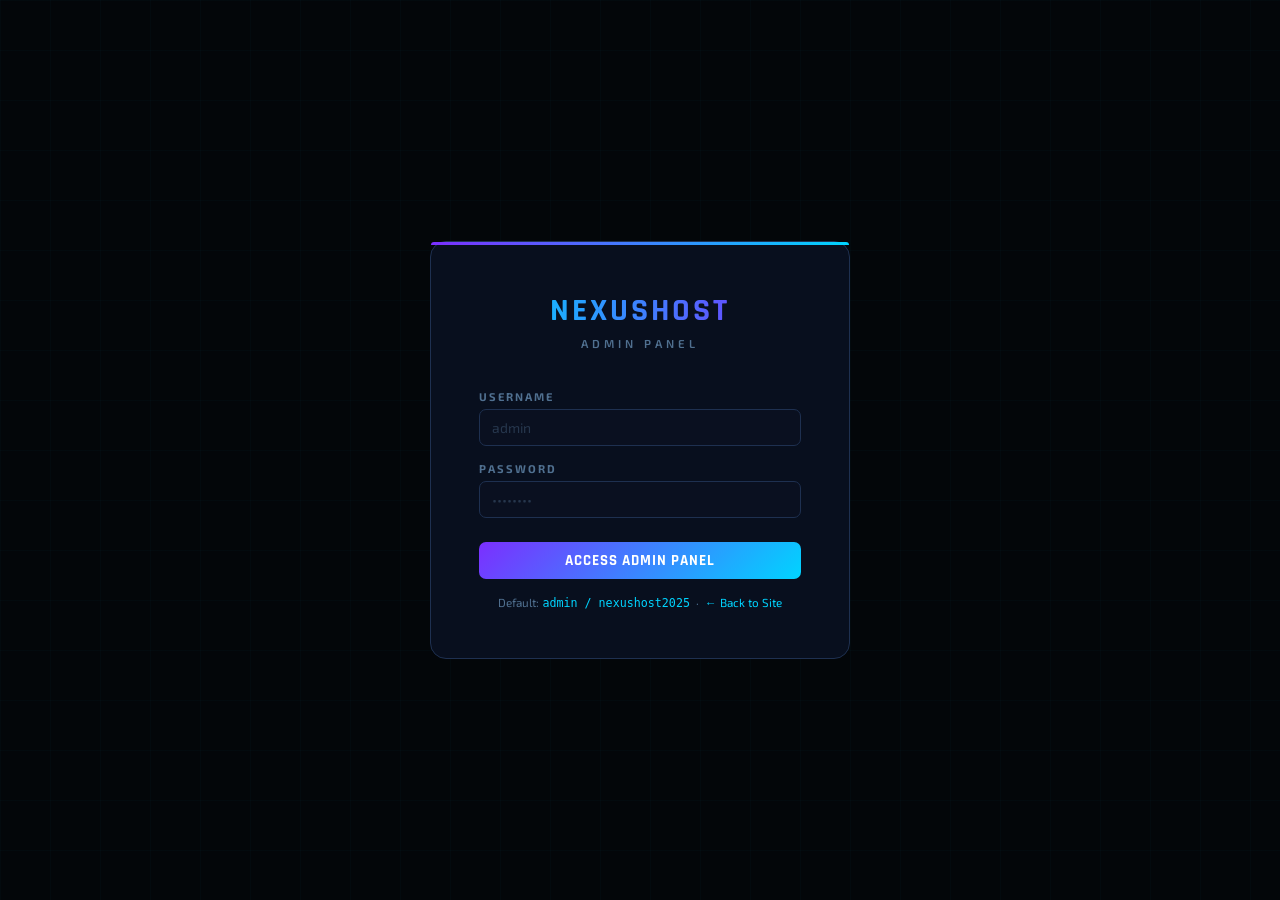
<file: admin.html>
<!DOCTYPE html>
<html lang="en">
<head>
<meta charset="UTF-8">
<meta name="viewport" content="width=device-width, initial-scale=1.0">
<title>NexusHost — Admin Panel</title>
<link href="https://fonts.googleapis.com/css2?family=Rajdhani:wght@400;500;600;700&family=Exo+2:wght@300;400;600;800&family=Share+Tech+Mono&display=swap" rel="stylesheet">
<style>
:root{--bg:#030609;--bg2:#060b14;--bg3:#0a1020;--panel:#080f1e;--sidebar:#050c18;--border:#142030;--border2:#1e3050;--accent:#00d4ff;--accent2:#7b2fff;--accent3:#ff3c6e;--green:#00ff88;--yellow:#ffcc00;--orange:#ff8c00;--text:#c0d4f0;--text2:#507090;--glow:0 0 20px rgba(0,212,255,.25);}
*,*::before,*::after{box-sizing:border-box;margin:0;padding:0;}
html,body{height:100%;}
body{font-family:'Exo 2',sans-serif;background:var(--bg);color:var(--text);display:flex;overflow:hidden;}
::-webkit-scrollbar{width:4px;} ::-webkit-scrollbar-track{background:transparent;} ::-webkit-scrollbar-thumb{background:var(--border2);border-radius:2px;}
#loginScreen{position:fixed;inset:0;background:var(--bg);display:flex;align-items:center;justify-content:center;z-index:9999;}
#loginScreen::before{content:'';position:absolute;inset:0;background-image:linear-gradient(rgba(0,212,255,.02) 1px,transparent 1px),linear-gradient(90deg,rgba(0,212,255,.02) 1px,transparent 1px);background-size:50px 50px;}
.lbox{background:var(--panel);border:1px solid var(--border2);border-radius:16px;padding:3rem;width:100%;max-width:420px;position:relative;z-index:1;}
.lbox::before{content:'';position:absolute;top:0;left:0;right:0;height:3px;background:linear-gradient(90deg,var(--accent2),var(--accent));border-radius:16px 16px 0 0;}
.llogo{font-family:'Rajdhani',sans-serif;font-size:2rem;font-weight:700;letter-spacing:3px;background:linear-gradient(90deg,var(--accent),var(--accent2));-webkit-background-clip:text;-webkit-text-fill-color:transparent;text-align:center;margin-bottom:.3rem;}
.lsub{text-align:center;font-size:.72rem;font-weight:600;letter-spacing:4px;text-transform:uppercase;color:var(--text2);margin-bottom:2.5rem;}
.lerr{background:rgba(255,60,110,.1);border:1px solid rgba(255,60,110,.3);border-radius:6px;padding:.7rem 1rem;color:var(--accent3);font-size:.83rem;margin-bottom:1rem;display:none;}
.sidebar{width:240px;min-width:240px;height:100vh;background:var(--sidebar);border-right:1px solid var(--border);display:flex;flex-direction:column;overflow:hidden;}
.sb-logo{padding:1.4rem 1.5rem 1rem;border-bottom:1px solid var(--border);}
.sb-logo .logo{font-family:'Rajdhani',sans-serif;font-size:1.5rem;font-weight:700;letter-spacing:3px;background:linear-gradient(90deg,var(--accent),var(--accent2));-webkit-background-clip:text;-webkit-text-fill-color:transparent;}
.sb-logo .logo em{font-style:normal;-webkit-text-fill-color:var(--accent3);}
.sb-badge{display:inline-block;font-size:.58rem;font-weight:700;letter-spacing:2px;text-transform:uppercase;color:var(--accent3);border:1px solid rgba(255,60,110,.3);padding:2px 8px;border-radius:10px;margin-top:4px;background:rgba(255,60,110,.07);}
.sb-nav{flex:1;overflow-y:auto;padding:.8rem 0;}
.sbl{padding:.9rem 1.5rem .35rem;font-size:.58rem;font-weight:700;letter-spacing:3px;text-transform:uppercase;color:var(--text2);opacity:.55;}
.ni{display:flex;align-items:center;gap:.75rem;padding:.65rem 1.5rem;cursor:pointer;color:var(--text2);font-size:.86rem;font-weight:600;letter-spacing:.5px;transition:all .2s;border-left:2px solid transparent;}
.ni:hover{color:var(--text);background:rgba(0,212,255,.04);}
.ni.active{color:var(--accent);background:rgba(0,212,255,.07);border-left-color:var(--accent);}
.ni .ico{font-size:1rem;width:20px;text-align:center;}
.nb{margin-left:auto;font-size:.62rem;font-weight:700;padding:2px 7px;border-radius:10px;min-width:18px;text-align:center;background:var(--accent3);color:#fff;}
.nb.g{background:var(--green);color:#000;}
.sb-foot{border-top:1px solid var(--border);padding:1rem 1.5rem;}
.sb-user{display:flex;align-items:center;gap:.7rem;margin-bottom:.7rem;}
.sb-av{width:34px;height:34px;border-radius:8px;background:linear-gradient(135deg,var(--accent2),var(--accent));display:flex;align-items:center;justify-content:center;font-size:.9rem;font-weight:700;color:#fff;flex-shrink:0;}
.main{flex:1;height:100vh;overflow-y:auto;display:flex;flex-direction:column;}
.topbar{position:sticky;top:0;background:rgba(3,6,9,.92);backdrop-filter:blur(20px);border-bottom:1px solid var(--border);padding:0 2rem;height:58px;display:flex;align-items:center;justify-content:space-between;z-index:100;}
.tb-title{font-family:'Rajdhani',sans-serif;font-size:1.15rem;font-weight:700;color:#fff;letter-spacing:1px;}
.tb-right{display:flex;align-items:center;gap:1rem;}
.status-pill{display:flex;align-items:center;gap:.45rem;font-size:.76rem;color:var(--green);}
.sdot{width:7px;height:7px;border-radius:50%;background:var(--green);animation:blink 2s infinite;}
@keyframes blink{0%,100%{opacity:1}50%{opacity:.3}}
.pc{padding:1.8rem 2rem;flex:1;}
.page{display:none;}
.page.active{display:block;}
.stats-row{display:grid;grid-template-columns:repeat(auto-fill,minmax(190px,1fr));gap:1.1rem;margin-bottom:1.8rem;}
.sc{background:var(--panel);border:1px solid var(--border);border-radius:12px;padding:1.4rem;position:relative;overflow:hidden;transition:border-color .3s;}
.sc:hover{border-color:var(--border2);}
.sc::after{content:'';position:absolute;bottom:0;left:0;right:0;height:2px;}
.sc-c::after{background:linear-gradient(90deg,var(--accent),transparent);}
.sc-p::after{background:linear-gradient(90deg,var(--accent2),transparent);}
.sc-g::after{background:linear-gradient(90deg,var(--green),transparent);}
.sc-r::after{background:linear-gradient(90deg,var(--accent3),transparent);}
.sc-y::after{background:linear-gradient(90deg,var(--yellow),transparent);}
.sc-lbl{font-size:.67rem;font-weight:700;letter-spacing:2px;text-transform:uppercase;color:var(--text2);margin-bottom:.7rem;}
.sc-num{font-family:'Rajdhani',sans-serif;font-size:2.1rem;font-weight:700;color:#fff;line-height:1;margin-bottom:.25rem;}
.sc-sub{font-size:.72rem;color:var(--text2);}
.sc-ico{position:absolute;top:1.1rem;right:1.1rem;font-size:1.7rem;opacity:.18;}
.tw{background:var(--panel);border:1px solid var(--border);border-radius:12px;overflow:hidden;margin-bottom:1.8rem;}
.th2{padding:1.1rem 1.4rem;border-bottom:1px solid var(--border);display:flex;align-items:center;justify-content:space-between;flex-wrap:wrap;gap:.8rem;}
.tt{font-family:'Rajdhani',sans-serif;font-size:1.05rem;font-weight:700;color:#fff;letter-spacing:1px;}
table{width:100%;border-collapse:collapse;}
thead tr{background:rgba(0,0,0,.3);}
th{padding:.7rem 1rem;text-align:left;font-size:.65rem;font-weight:700;letter-spacing:2px;text-transform:uppercase;color:var(--text2);border-bottom:1px solid var(--border);white-space:nowrap;}
td{padding:.85rem 1rem;font-size:.86rem;color:var(--text);border-bottom:1px solid rgba(20,32,48,.5);vertical-align:middle;}
tr:last-child td{border-bottom:none;}
tr:hover td{background:rgba(0,212,255,.02);}
.badge{padding:2px 9px;border-radius:20px;font-size:.65rem;font-weight:700;letter-spacing:1px;text-transform:uppercase;white-space:nowrap;}
.b-pending{background:rgba(255,204,0,.1);color:var(--yellow);border:1px solid rgba(255,204,0,.3);}
.b-active{background:rgba(0,255,136,.1);color:var(--green);border:1px solid rgba(0,255,136,.3);}
.b-open{background:rgba(0,212,255,.1);color:var(--accent);border:1px solid rgba(0,212,255,.3);}
.b-closed{background:rgba(80,112,144,.1);color:var(--text2);border:1px solid var(--border2);}
.b-cancelled{background:rgba(255,60,110,.1);color:var(--accent3);border:1px solid rgba(255,60,110,.3);}
.b-high{background:rgba(255,140,0,.1);color:var(--orange);border:1px solid rgba(255,140,0,.3);}
.b-critical{background:rgba(255,60,110,.15);color:var(--accent3);border:1px solid rgba(255,60,110,.4);}
.bi{width:28px;height:28px;border-radius:5px;border:1px solid var(--border2);background:transparent;color:var(--text2);cursor:pointer;font-size:.82rem;display:inline-flex;align-items:center;justify-content:center;transition:all .2s;margin-right:3px;}
.bi:hover{border-color:var(--accent);color:var(--accent);}
.bi.d:hover{border-color:var(--accent3);color:var(--accent3);}
.bi.s:hover{border-color:var(--green);color:var(--green);}
.es{text-align:center;padding:2.5rem;color:var(--text2);font-size:.87rem;}
.es .ei{font-size:2.2rem;margin-bottom:.4rem;opacity:.35;}
.fg{margin-bottom:1rem;}
.fl{display:block;font-size:.7rem;font-weight:700;letter-spacing:2px;text-transform:uppercase;color:var(--text2);margin-bottom:.4rem;}
.fi{width:100%;padding:9px 12px;background:var(--bg3);border:1px solid var(--border2);border-radius:7px;color:var(--text);font-family:'Exo 2',sans-serif;font-size:.87rem;outline:none;transition:border-color .2s,box-shadow .2s;}
.fi:focus{border-color:var(--accent);box-shadow:0 0 0 3px rgba(0,212,255,.1);}
.fi::placeholder{color:var(--text2);opacity:.4;}
select.fi{appearance:none;background-image:url("data:image/svg+xml,%3Csvg xmlns='http://www.w3.org/2000/svg' width='10' height='10' fill='%23507090' viewBox='0 0 16 16'%3E%3Cpath d='M7.247 11.14 2.451 5.658C1.885 5.013 2.345 4 3.204 4h9.592a1 1 0 0 1 .753 1.659l-4.796 5.48a1 1 0 0 1-1.506 0z'/%3E%3C/svg%3E");background-repeat:no-repeat;background-position:right 12px center;padding-right:32px;cursor:pointer;}
select.fi option{background:var(--bg3);}
textarea.fi{resize:vertical;}
.fr{display:grid;grid-template-columns:1fr 1fr;gap:1rem;}
.fr3{display:grid;grid-template-columns:1fr 1fr 1fr;gap:1rem;}
.fr4{display:grid;grid-template-columns:1fr 1fr 1fr 1fr;gap:1rem;}
.si-input{width:100%;padding:6px 12px;background:var(--bg3);border:1px solid var(--border2);border-radius:6px;color:var(--text);font-family:'Exo 2',sans-serif;font-size:.83rem;outline:none;}
.si-input:focus{border-color:var(--accent);}
.btn-save{padding:9px 22px;background:linear-gradient(135deg,var(--accent2),var(--accent));border:none;border-radius:7px;color:#fff;font-family:'Rajdhani',sans-serif;font-size:.92rem;font-weight:700;letter-spacing:1px;cursor:pointer;transition:all .2s;}
.btn-save:hover{box-shadow:0 6px 20px rgba(123,47,255,.4);transform:translateY(-1px);}
.btn-outline2{padding:9px 22px;background:transparent;border:1px solid var(--accent);border-radius:7px;color:var(--accent);font-family:'Rajdhani',sans-serif;font-size:.92rem;font-weight:700;letter-spacing:1px;cursor:pointer;transition:all .2s;}
.btn-outline2:hover{background:rgba(0,212,255,.08);box-shadow:var(--glow);}
.btn-danger{padding:9px 18px;border:1px solid rgba(255,60,110,.4);background:rgba(255,60,110,.05);color:var(--accent3);border-radius:6px;cursor:pointer;font-family:'Rajdhani',sans-serif;font-weight:600;font-size:.87rem;letter-spacing:1px;transition:all .2s;}
.btn-danger:hover{background:rgba(255,60,110,.15);}
.btn-sm{padding:6px 14px;font-size:.8rem;}
.btn-logout-s{width:100%;padding:7px;background:transparent;border:1px solid var(--border2);border-radius:6px;color:var(--text2);font-family:'Rajdhani',sans-serif;font-size:.83rem;font-weight:600;letter-spacing:1px;cursor:pointer;transition:all .2s;}
.btn-logout-s:hover{border-color:var(--accent3);color:var(--accent3);}
.sg{display:grid;grid-template-columns:1fr 1fr;gap:1.4rem;}
.sg-full{grid-column:1/-1;}
.card{background:var(--panel);border:1px solid var(--border);border-radius:12px;padding:1.6rem;}
.card h3{font-family:'Rajdhani',sans-serif;font-size:1.05rem;font-weight:700;color:#fff;letter-spacing:1px;margin-bottom:.4rem;}
.card .cdesc{font-size:.8rem;color:var(--text2);margin-bottom:1.3rem;line-height:1.6;}
.plan-editor-grid{display:grid;grid-template-columns:repeat(auto-fill,minmax(320px,1fr));gap:1.3rem;}
.pe-card{background:var(--panel);border:1px solid var(--border);border-radius:12px;overflow:hidden;transition:border-color .3s;}
.pe-card:hover{border-color:var(--border2);}
.pe-card.featured-card{border-color:rgba(0,212,255,.4);}
.pe-img{position:relative;height:110px;background:var(--bg3);overflow:hidden;cursor:pointer;flex-shrink:0;}
.pe-img img{width:100%;height:100%;object-fit:cover;display:block;}
.pe-img-ph{width:100%;height:100%;display:flex;flex-direction:column;align-items:center;justify-content:center;gap:.3rem;color:var(--text2);font-size:.75rem;}
.pe-img-ph .ei2{font-size:2rem;opacity:.4;}
.pe-img-hover{position:absolute;inset:0;background:rgba(0,0,0,.7);display:flex;align-items:center;justify-content:center;opacity:0;transition:opacity .2s;font-family:'Rajdhani',sans-serif;font-size:.85rem;font-weight:700;letter-spacing:1px;color:var(--accent);}
.pe-img:hover .pe-img-hover{opacity:1;}
.pe-body{padding:1.1rem;}
.pe-game{font-size:.65rem;font-weight:700;letter-spacing:3px;text-transform:uppercase;color:var(--accent);margin-bottom:.2rem;}
.pe-title{font-family:'Rajdhani',sans-serif;font-size:1.1rem;font-weight:700;color:#fff;margin-bottom:.8rem;}
.pe-fields{display:flex;flex-direction:column;gap:.6rem;}
.pe-row{display:grid;grid-template-columns:1fr 1fr;gap:.6rem;}
.pe-actions{padding:.8rem 1.1rem;border-top:1px solid var(--border);display:flex;align-items:center;gap:.5rem;flex-wrap:wrap;}
.tag-input-wrap{display:flex;flex-wrap:wrap;gap:.35rem;padding:.5rem;background:var(--bg3);border:1px solid var(--border2);border-radius:6px;min-height:38px;align-items:center;cursor:text;}
.tag-chip{display:flex;align-items:center;gap:.3rem;background:rgba(0,212,255,.1);border:1px solid rgba(0,212,255,.2);color:var(--accent);font-size:.7rem;font-weight:600;padding:2px 8px;border-radius:12px;}
.tag-chip .tx{cursor:pointer;color:var(--accent3);font-size:.8rem;line-height:1;}
.tag-chip .tx:hover{color:#fff;}
.toggle-wrap{display:flex;align-items:center;gap:.6rem;}
.toggle{position:relative;width:36px;height:20px;flex-shrink:0;}
.toggle input{opacity:0;width:0;height:0;}
.toggle-slider{position:absolute;inset:0;background:var(--border2);border-radius:20px;cursor:pointer;transition:.3s;}
.toggle-slider::before{content:'';position:absolute;width:14px;height:14px;left:3px;bottom:3px;background:#fff;border-radius:50%;transition:.3s;}
.toggle input:checked + .toggle-slider{background:var(--accent);}
.toggle input:checked + .toggle-slider::before{transform:translateX(16px);}
.toggle-lbl{font-size:.78rem;color:var(--text2);cursor:pointer;}
.ge-grid{display:grid;grid-template-columns:repeat(auto-fill,minmax(260px,1fr));gap:1.2rem;}
.ge-card{background:var(--panel);border:1px solid var(--border);border-radius:12px;overflow:hidden;}
.ge-img{height:100px;position:relative;cursor:pointer;overflow:hidden;}
.ge-img-bg{width:100%;height:100%;display:flex;align-items:center;justify-content:center;font-size:2.5rem;background-size:cover;background-position:center;}
.ge-img-hover{position:absolute;inset:0;background:rgba(0,0,0,.7);display:flex;align-items:center;justify-content:center;opacity:0;transition:opacity .2s;font-family:'Rajdhani',sans-serif;font-size:.82rem;font-weight:700;letter-spacing:1px;color:var(--accent);}
.ge-img:hover .ge-img-hover{opacity:1;}
.ge-body{padding:1rem;}
.movl{position:fixed;inset:0;background:rgba(0,0,0,.88);backdrop-filter:blur(12px);z-index:1000;display:flex;align-items:center;justify-content:center;padding:20px;opacity:0;pointer-events:none;transition:opacity .3s;}
.movl.open{opacity:1;pointer-events:all;}
.mbox{background:var(--bg3);border:1px solid var(--border2);border-radius:16px;width:100%;max-width:600px;max-height:90vh;overflow-y:auto;transform:scale(.9);transition:transform .3s;scrollbar-width:thin;scrollbar-color:var(--border2) transparent;}
.movl.open .mbox{transform:scale(1);}
.mbox-lg{max-width:720px;}
.mhd{padding:1.3rem 1.8rem 1rem;border-bottom:1px solid var(--border);display:flex;align-items:center;justify-content:space-between;}
.mhd h3{font-family:'Rajdhani',sans-serif;font-size:1.25rem;font-weight:700;color:#fff;}
.mcls{width:28px;height:28px;border-radius:5px;border:1px solid var(--border2);background:transparent;color:var(--text2);cursor:pointer;font-size:.9rem;display:flex;align-items:center;justify-content:center;transition:all .2s;}
.mcls:hover{border-color:var(--accent3);color:var(--accent3);}
.mbody{padding:1.3rem 1.8rem 1.8rem;}
.thread-bubble{padding:.85rem 1rem;border-radius:8px;margin-bottom:.7rem;font-size:.84rem;line-height:1.65;}
.tb-user{background:rgba(123,47,255,.07);border:1px solid rgba(123,47,255,.18);}
.tb-admin{background:rgba(0,212,255,.05);border:1px solid rgba(0,212,255,.18);border-left:3px solid var(--accent);}
.tb-from{font-size:.68rem;font-weight:700;letter-spacing:1px;text-transform:uppercase;margin-bottom:3px;}
.tb-from.admin{color:var(--accent);}
.tb-from.user{color:var(--accent2);}
.tb-time{float:right;font-size:.68rem;color:var(--text2);}
.wh-status{display:flex;align-items:center;gap:.5rem;font-size:.78rem;margin-top:.8rem;}
.wh-log{font-family:'Share Tech Mono',monospace;font-size:.72rem;color:var(--text2);line-height:2;max-height:180px;overflow-y:auto;background:var(--bg);border:1px solid var(--border);border-radius:6px;padding:.6rem .8rem;margin-top:.7rem;white-space:pre;}
.photo-zone{position:relative;border:2px dashed var(--border2);border-radius:8px;overflow:hidden;cursor:pointer;transition:border-color .2s;}
.photo-zone:hover{border-color:var(--accent);}
.photo-zone img{width:100%;height:100%;object-fit:cover;display:block;}
.photo-zone-ph{display:flex;flex-direction:column;align-items:center;justify-content:center;gap:.4rem;color:var(--text2);font-size:.78rem;padding:1.2rem;}
.photo-zone-ph .icon{font-size:1.8rem;opacity:.4;}
.photo-zone-overlay{position:absolute;inset:0;background:rgba(0,0,0,.65);display:flex;align-items:center;justify-content:center;opacity:0;transition:opacity .2s;font-family:'Rajdhani',sans-serif;font-size:.82rem;font-weight:700;letter-spacing:1px;color:var(--accent);}
.photo-zone:hover .photo-zone-overlay{opacity:1;}
input[type=file]{display:none;}
.toast{position:fixed;bottom:22px;right:22px;background:var(--bg3);border:1px solid var(--green);border-radius:10px;padding:.85rem 1.3rem;z-index:2000;transform:translateY(80px);opacity:0;transition:all .4s cubic-bezier(.34,1.56,.64,1);max-width:280px;}
.toast.on{transform:translateY(0);opacity:1;}
.toast.err{border-color:var(--accent3);}
.t-ttl{font-family:'Rajdhani',sans-serif;font-size:.92rem;font-weight:700;color:var(--green);margin-bottom:2px;}
.toast.err .t-ttl{color:var(--accent3);}
.t-msg{font-size:.8rem;color:var(--text2);}
.mini-bar-wrap{display:flex;align-items:flex-end;gap:6px;height:70px;margin-bottom:4px;}
.mb-bar{flex:1;background:linear-gradient(to top,var(--accent2),var(--accent));border-radius:3px 3px 0 0;opacity:.7;transition:opacity .2s;cursor:default;}
.mb-bar:hover{opacity:1;}
.mb-labels{display:flex;gap:6px;}
.mb-lbl{flex:1;text-align:center;font-size:.6rem;color:var(--text2);}
.chart-row{display:grid;grid-template-columns:2fr 1fr;gap:1.4rem;margin-bottom:1.8rem;}
@media(max-width:900px){
  .sidebar{width:52px;min-width:52px;}
  .sb-logo .logo,.sbl,.ni>span:not(.ico),.sb-foot .sb-user>div,.sb-foot .btn-logout-s{display:none;}
  .ni{justify-content:center;padding:.75rem;}
  .sg{grid-template-columns:1fr;}
  .chart-row{grid-template-columns:1fr;}
  .fr{grid-template-columns:1fr;}
  .fr3,.fr4{grid-template-columns:1fr 1fr;}
}
</style>
</head>
<body>

<div id="loginScreen">
  <div class="lbox">
    <div class="llogo">NEXUSHOST</div>
    <div class="lsub">Admin Panel</div>
    <div class="lerr" id="lerr">Invalid credentials. Please try again.</div>
    <div class="fg"><label class="fl">Username</label><input type="text" class="fi" id="aUser" placeholder="admin" onkeydown="if(event.key==='Enter')doLogin()"></div>
    <div class="fg"><label class="fl">Password</label><input type="password" class="fi" id="aPass" placeholder="••••••••" onkeydown="if(event.key==='Enter')doLogin()"></div>
    <button class="btn-save" style="width:100%;margin-top:.5rem;" onclick="doLogin()">ACCESS ADMIN PANEL</button>
    <p style="text-align:center;margin-top:1rem;font-size:.73rem;color:var(--text2);">Default: <code style="color:var(--accent);">admin / nexushost2025</code> &nbsp;·&nbsp; <a href="index.html" style="color:var(--accent);text-decoration:none;">&#8592; Back to Site</a></p>
  </div>
</div>

<div id="adminApp" style="display:none;width:100%;flex-direction:row;">
<div class="sidebar">
  <div class="sb-logo"><div class="logo">NEXUS<em>HOST</em></div><div class="sb-badge">ADMIN</div></div>
  <nav class="sb-nav">
    <div class="sbl">Overview</div>
    <div class="ni active" onclick="showPage('dashboard',this)"><span class="ico">📊</span><span>Dashboard</span></div>
    <div class="sbl">Management</div>
    <div class="ni" onclick="showPage('orders',this)"><span class="ico">🛒</span><span>Orders</span><span class="nb" id="oBadge" style="display:none">0</span></div>
    <div class="ni" onclick="showPage('tickets',this)"><span class="ico">🎫</span><span>Tickets</span><span class="nb" id="tBadge" style="display:none">0</span></div>
    <div class="ni" onclick="showPage('users',this)"><span class="ico">👥</span><span>Users</span></div>
    <div class="sbl">Customize</div>
    <div class="ni" onclick="showPage('plans',this)"><span class="ico">💎</span><span>Plans Editor</span></div>
    <div class="ni" onclick="showPage('games',this)"><span class="ico">🎮</span><span>Games Manager</span></div>
    <div class="ni" onclick="showPage('content',this)"><span class="ico">✏️</span><span>Site Content</span></div>
    <div class="ni" onclick="showPage('features',this)"><span class="ico">⚡</span><span>Features</span></div>
    <div class="ni" onclick="showPage('testimonials',this)"><span class="ico">💬</span><span>Testimonials</span></div>
    <div class="sbl">Config</div>
    <div class="ni" onclick="showPage('webhook',this)"><span class="ico">🔗</span><span>Webhook</span></div>
    <div class="ni" onclick="showPage('settings',this)"><span class="ico">⚙️</span><span>Settings</span></div>
    <div class="sbl">Links</div>
    <div class="ni" onclick="window.open('index.html','_blank')"><span class="ico">🌐</span><span>View Live Site</span></div>
  </nav>
  <div class="sb-foot">
    <div class="sb-user"><div class="sb-av" id="sbAv">A</div><div><div style="font-weight:700;font-size:.88rem;color:var(--text)" id="sbName">Admin</div><div style="font-size:.68rem;color:var(--accent);text-transform:uppercase;letter-spacing:1px;">Super Admin</div></div></div>
    <button class="btn-logout-s" onclick="doAdminLogout()">LOGOUT</button>
  </div>
</div>

<div class="main">
  <div class="topbar">
    <div class="tb-title" id="tbTitle">Dashboard</div>
    <div class="tb-right">
      <div class="status-pill"><div class="sdot"></div><span>All Systems Online</span></div>
      <span style="font-size:.76rem;color:var(--text2);font-family:'Share Tech Mono',monospace;" id="clock"></span>
    </div>
  </div>
  <div class="pc">

  <div class="page active" id="page-dashboard">
    <div class="stats-row">
      <div class="sc sc-c"><div class="sc-lbl">Total Orders</div><div class="sc-num" id="st-orders">0</div><div class="sc-sub">All time</div><div class="sc-ico">🛒</div></div>
      <div class="sc sc-g"><div class="sc-lbl">Active Servers</div><div class="sc-num" id="st-active">0</div><div class="sc-sub">Running now</div><div class="sc-ico">🟢</div></div>
      <div class="sc sc-p"><div class="sc-lbl">Open Tickets</div><div class="sc-num" id="st-tickets">0</div><div class="sc-sub">Need reply</div><div class="sc-ico">🎫</div></div>
      <div class="sc sc-y"><div class="sc-lbl">Users</div><div class="sc-num" id="st-users">0</div><div class="sc-sub">Registered</div><div class="sc-ico">👥</div></div>
      <div class="sc sc-r"><div class="sc-lbl">MRR (Est.)</div><div class="sc-num" id="st-mrr">$0</div><div class="sc-sub">Monthly recurring</div><div class="sc-ico">💰</div></div>
    </div>
    <div class="chart-row">
      <div class="card"><h3>📈 Orders This Week</h3><div class="mini-bar-wrap" id="weekBars"></div><div class="mb-labels" id="weekLabels"></div></div>
      <div class="card"><h3>🎮 Top Games</h3><div id="topGames" style="margin-top:.5rem;"></div></div>
    </div>
    <div class="tw">
      <div class="th2"><span class="tt">Recent Orders</span><a onclick="showPage('orders',document.querySelector('[onclick*=orders]'))" style="cursor:pointer;color:var(--accent);font-size:.78rem;font-weight:600;text-decoration:none;">View All →</a></div>
      <table><thead><tr><th>Customer</th><th>Plan</th><th>Price</th><th>Status</th><th>Date</th></tr></thead><tbody id="recentOTbody"></tbody></table>
    </div>
  </div>

  <div class="page" id="page-orders">
    <div class="tw">
      <div class="th2"><span class="tt">All Orders</span><input type="text" class="si-input" style="width:200px;" placeholder="🔍 Search..." oninput="filterOrders(this.value)"></div>
      <table><thead><tr><th>ID</th><th>Customer</th><th>Discord</th><th>Plan</th><th>Price</th><th>Location</th><th>Billing</th><th>Status</th><th>Date</th><th>Actions</th></tr></thead><tbody id="oTbody"></tbody></table>
      <div class="es" id="oEmpty" style="display:none"><div class="ei">📭</div><p>No orders yet.</p></div>
    </div>
  </div>

  <div class="page" id="page-tickets">
    <div class="tw">
      <div class="th2"><span class="tt">Support Tickets</span>
        <div style="display:flex;gap:.5rem;flex-wrap:wrap;">
          <select class="si-input" style="width:130px;" id="tkFilterStatus" onchange="renderTicketsTable()"><option value="all">All Status</option><option value="open">Open</option><option value="pending">Pending</option><option value="closed">Closed</option></select>
          <input type="text" class="si-input" style="width:180px;" placeholder="🔍 Search..." oninput="filterTickets(this.value)">
        </div>
      </div>
      <table><thead><tr><th>Ticket ID</th><th>User</th><th>Discord</th><th>Category</th><th>Subject</th><th>Priority</th><th>Status</th><th>Date</th><th>Actions</th></tr></thead><tbody id="tkTbody"></tbody></table>
      <div class="es" id="tkEmpty" style="display:none"><div class="ei">📬</div><p>No tickets yet.</p></div>
    </div>
  </div>

  <div class="page" id="page-users">
    <div style="margin-bottom:1.2rem;display:flex;align-items:center;justify-content:space-between;flex-wrap:wrap;gap:1rem;">
      <span style="font-family:'Rajdhani',sans-serif;font-size:1.05rem;font-weight:700;color:#fff;">Registered Users</span>
      <input type="text" class="si-input" style="width:200px;" placeholder="🔍 Search..." oninput="filterUsers(this.value)">
    </div>
    <div style="display:grid;grid-template-columns:repeat(auto-fill,minmax(240px,1fr));gap:1rem;" id="usersGrid"></div>
    <div class="es" id="usersEmpty" style="display:none;margin-top:2rem;"><div class="ei">👤</div><p>No registered users yet.</p></div>
  </div>

  <div class="page" id="page-plans">
    <div style="display:flex;align-items:center;justify-content:space-between;margin-bottom:1.4rem;flex-wrap:wrap;gap:1rem;">
      <div><h2 style="font-family:'Rajdhani',sans-serif;font-size:1.4rem;font-weight:700;color:#fff;">Plans Editor</h2><p style="font-size:.82rem;color:var(--text2);margin-top:.2rem;">Edit plans, upload images, set specs. Changes publish live instantly.</p></div>
      <div style="display:flex;gap:.6rem;flex-wrap:wrap;">
        <select class="si-input" style="width:160px;" id="planFilterGame" onchange="renderPlansEditor()"><option value="all">All Games</option></select>
        <button class="btn-save btn-sm" onclick="openAddPlanModal()">+ ADD PLAN</button>
        <button class="btn-outline2 btn-sm" onclick="publishAll()">🚀 PUBLISH ALL</button>
      </div>
    </div>
    <div class="plan-editor-grid" id="plansEditorGrid"></div>
    <input type="file" id="planPhotoInput" accept="image/*">
  </div>

  <div class="page" id="page-games">
    <div style="display:flex;align-items:center;justify-content:space-between;margin-bottom:1.4rem;flex-wrap:wrap;gap:1rem;">
      <div><h2 style="font-family:'Rajdhani',sans-serif;font-size:1.4rem;font-weight:700;color:#fff;">Games Manager</h2><p style="font-size:.82rem;color:var(--text2);margin-top:.2rem;">Manage game cards, images, tags, and visibility.</p></div>
      <button class="btn-save btn-sm" onclick="openAddGameModal()">+ ADD GAME</button>
    </div>
    <div class="ge-grid" id="gamesEditorGrid"></div>
    <input type="file" id="gamePhotoInput" accept="image/*">
  </div>

  <div class="page" id="page-content">
    <div class="sg">
      <div class="card sg-full"><h3>🌐 Site Identity</h3><p class="cdesc">Core branding shown across the entire site. Changes apply instantly.</p>
        <div class="fr4">
          <div class="fg"><label class="fl">Site Name</label><input type="text" class="fi" id="cSiteName" placeholder="NexusHost" oninput="updatePreview()"></div>
          <div class="fg"><label class="fl">Tagline</label><input type="text" class="fi" id="cTagline" placeholder="Premium Hosting"></div>
          <div class="fg"><label class="fl">Logo Text</label><input type="text" class="fi" id="cLogo" placeholder="NEXUSHOST"></div>
          <div class="fg"><label class="fl">Copyright</label><input type="text" class="fi" id="cCopy" placeholder="© 2025 NexusHost."></div>
        </div>
        <div class="fr">
          <div class="fg"><label class="fl">Footer Description</label><textarea class="fi" id="cDesc" rows="2"></textarea></div>
          <div class="fg"><label class="fl">Discord Invite Link</label><input type="url" class="fi" id="cDiscord" placeholder="https://discord.gg/..."></div>
        </div>
        <button class="btn-save" onclick="saveSiteContent()">SAVE SITE IDENTITY</button>
      </div>
      <div class="card"><h3>🦸 Hero Section</h3><p class="cdesc">Main hero banner text and taglines.</p>
        <div class="fg"><label class="fl">Badge Text</label><input type="text" class="fi" id="hBadge" placeholder="⚡ PREMIUM GAME SERVER HOSTING"></div>
        <div class="fg"><label class="fl">Headline Line 1</label><input type="text" class="fi" id="hLine1" placeholder="DOMINATE YOUR" oninput="updatePreview()"></div>
        <div class="fg"><label class="fl">Headline Line 2</label><input type="text" class="fi" id="hLine2" placeholder="GAME WORLD" oninput="updatePreview()"></div>
        <div class="fg"><label class="fl">Sub-Headline</label><textarea class="fi" id="hSub" rows="3"></textarea></div>
        <button class="btn-save" onclick="saveHeroContent()">SAVE HERO</button>
      </div>
      <div class="card"><h3>🔴 Live Preview</h3><p class="cdesc">Real-time preview of your changes.</p>
        <div style="background:var(--bg);border:1px solid var(--border);border-radius:8px;padding:1rem;margin-bottom:1rem;">
          <div style="font-size:.65rem;color:var(--text2);margin-bottom:.3rem;">SITE NAME</div>
          <div style="font-family:'Rajdhani',sans-serif;font-size:1.3rem;font-weight:700;color:var(--accent);" id="prevSiteName">NexusHost</div>
          <div style="font-size:.65rem;color:var(--text2);margin-top:.7rem;margin-bottom:.3rem;">HERO HEADLINE</div>
          <div style="font-family:'Rajdhani',sans-serif;font-size:1rem;font-weight:700;color:#fff;" id="prevHero">DOMINATE YOUR GAME WORLD</div>
        </div>
        <button class="btn-outline2" onclick="window.open('index.html','_blank')">🌐 OPEN LIVE SITE</button>
      </div>
    </div>
  </div>

  <div class="page" id="page-features">
    <div style="display:flex;align-items:center;justify-content:space-between;margin-bottom:1.4rem;flex-wrap:wrap;gap:1rem;">
      <div><h2 style="font-family:'Rajdhani',sans-serif;font-size:1.4rem;font-weight:700;color:#fff;">Features Editor</h2><p style="font-size:.82rem;color:var(--text2);">Edit the feature cards shown on the site.</p></div>
      <button class="btn-save btn-sm" onclick="addFeature()">+ ADD FEATURE</button>
    </div>
    <div id="featuresEditor"></div>
    <button class="btn-save" style="margin-top:1rem;" onclick="saveFeatures()">SAVE FEATURES</button>
  </div>

  <div class="page" id="page-testimonials">
    <div style="display:flex;align-items:center;justify-content:space-between;margin-bottom:1.4rem;flex-wrap:wrap;gap:1rem;">
      <div><h2 style="font-family:'Rajdhani',sans-serif;font-size:1.4rem;font-weight:700;color:#fff;">Testimonials Editor</h2><p style="font-size:.82rem;color:var(--text2);">Edit customer reviews shown on the site.</p></div>
      <button class="btn-save btn-sm" onclick="addTestimonial()">+ ADD REVIEW</button>
    </div>
    <div id="testiEditor"></div>
    <button class="btn-save" style="margin-top:1rem;" onclick="saveTestimonials()">SAVE TESTIMONIALS</button>
  </div>

  <div class="page" id="page-webhook">
    <div class="sg">
      <div class="card sg-full"><h3>🔗 Discord Webhook</h3><p class="cdesc">Receive real-time Discord notifications for orders, tickets, and replies.</p>
        <div class="fr">
          <div class="fg"><label class="fl">Webhook URL</label><input type="url" class="fi" id="whUrl" placeholder="https://discord.com/api/webhooks/..."></div>
          <div class="fg"><label class="fl">Bot Display Name</label><input type="text" class="fi" id="whName" placeholder="NexusHost Bot"></div>
        </div>
        <div style="display:flex;gap:.6rem;flex-wrap:wrap;">
          <button class="btn-save" onclick="saveWebhook()">SAVE WEBHOOK</button>
          <button class="btn-outline2" onclick="testWebhook()">🧪 SEND TEST</button>
        </div>
        <div class="wh-status" id="whStatus"></div>
      </div>
      <div class="card"><h3>📬 Notification Events</h3><p class="cdesc">Choose which events fire webhook notifications.</p>
        <div style="display:flex;flex-direction:column;gap:.8rem;margin-top:.5rem;">
          <label style="display:flex;align-items:center;gap:.7rem;cursor:pointer;font-size:.86rem;"><input type="checkbox" id="wn-order" checked style="accent-color:var(--accent);width:15px;height:15px;">🛒 New Order Placed</label>
          <label style="display:flex;align-items:center;gap:.7rem;cursor:pointer;font-size:.86rem;"><input type="checkbox" id="wn-ticket" checked style="accent-color:var(--accent);width:15px;height:15px;">🎫 New Support Ticket</label>
          <label style="display:flex;align-items:center;gap:.7rem;cursor:pointer;font-size:.86rem;"><input type="checkbox" id="wn-register" checked style="accent-color:var(--accent);width:15px;height:15px;">👤 New User Registration</label>
          <label style="display:flex;align-items:center;gap:.7rem;cursor:pointer;font-size:.86rem;"><input type="checkbox" id="wn-reply" checked style="accent-color:var(--accent);width:15px;height:15px;">💬 Admin Ticket Reply</label>
          <label style="display:flex;align-items:center;gap:.7rem;cursor:pointer;font-size:.86rem;"><input type="checkbox" id="wn-status" style="accent-color:var(--accent);width:15px;height:15px;">🔄 Order Status Change</label>
        </div>
        <button class="btn-save" style="margin-top:1rem;" onclick="toast('Saved','Notification preferences updated.')">SAVE PREFS</button>
      </div>
      <div class="card"><h3>📋 Dispatch Log</h3><p class="cdesc">Recent webhook activity log.</p><div class="wh-log" id="whLog">No dispatches yet.</div></div>
    </div>
  </div>

  <div class="page" id="page-settings">
    <div class="sg">
      <div class="card"><h3>🔐 Change Password</h3><p class="cdesc">Update your admin login credentials.</p>
        <div class="fg"><label class="fl">Current Password</label><input type="password" class="fi" id="sCurrPass" placeholder="••••••••"></div>
        <div class="fg"><label class="fl">New Password</label><input type="password" class="fi" id="sNewPass" placeholder="••••••••"></div>
        <div class="fg"><label class="fl">Confirm New Password</label><input type="password" class="fi" id="sConfPass" placeholder="••••••••"></div>
        <button class="btn-save" onclick="changePass()">UPDATE PASSWORD</button>
      </div>
      <div class="card"><h3>💾 Data Management</h3><p class="cdesc">Export or reset platform data.</p>
        <div style="display:flex;flex-direction:column;gap:.7rem;">
          <button class="btn-outline2" onclick="exportData()">📥 EXPORT ALL DATA (JSON)</button>
          <button class="btn-outline2" onclick="resetConfig()">🔄 RESET CONFIG TO DEFAULTS</button>
        </div>
        <div style="margin-top:1.5rem;padding-top:1.2rem;border-top:1px solid var(--border);">
          <div style="font-size:.72rem;font-weight:700;letter-spacing:2px;text-transform:uppercase;color:var(--accent3);margin-bottom:.8rem;">⚠️ Danger Zone</div>
          <div style="display:flex;flex-direction:column;gap:.5rem;">
            <button class="btn-danger" onclick="clearData('orders')">CLEAR ALL ORDERS</button>
            <button class="btn-danger" onclick="clearData('tickets')">CLEAR ALL TICKETS</button>
            <button class="btn-danger" onclick="clearData('users')">CLEAR ALL USERS</button>
          </div>
        </div>
      </div>
    </div>
  </div>

  </div>
</div>
</div>

<!-- REPLY MODAL -->
<div class="movl" id="replyModal">
  <div class="mbox">
    <div class="mhd"><h3>🎫 Reply to Ticket</h3><button class="mcls" onclick="closeModal('replyModal')">&#x2715;</button></div>
    <div class="mbody">
      <div id="tkDetailBox" style="background:var(--panel);border:1px solid var(--border);border-radius:8px;padding:1rem;margin-bottom:1.2rem;"></div>
      <div id="tkThread" style="margin-bottom:1.2rem;"></div>
      <div style="display:flex;align-items:center;gap:.8rem;margin-bottom:1rem;flex-wrap:wrap;">
        <label style="font-size:.7rem;font-weight:700;letter-spacing:2px;text-transform:uppercase;color:var(--text2);">Status:</label>
        <select class="si-input" style="width:130px;" id="replyStatus"><option value="open">Open</option><option value="pending">Pending</option><option value="closed">Closed</option></select>
      </div>
      <div class="fg"><label class="fl">Your Reply</label><textarea class="fi" id="replyText" rows="4" placeholder="Type your reply to the user..."></textarea></div>
      <button class="btn-save" onclick="sendReply()">📨 SEND REPLY</button>
    </div>
  </div>
</div>

<!-- ORDER DETAIL MODAL -->
<div class="movl" id="orderModal">
  <div class="mbox"><div class="mhd"><h3>🛒 Order Details</h3><button class="mcls" onclick="closeModal('orderModal')">&#x2715;</button></div><div class="mbody" id="orderDetailBody"></div></div>
</div>

<!-- ADD PLAN MODAL -->
<div class="movl" id="addPlanModal">
  <div class="mbox mbox-lg">
    <div class="mhd"><h3 id="addPlanTitle">➕ Add New Plan</h3><button class="mcls" onclick="closeModal('addPlanModal')">&#x2715;</button></div>
    <div class="mbody">
      <div class="fr"><div class="fg"><label class="fl">Game ID *</label><input type="text" class="fi" id="np-game" placeholder="minecraft, rust, gta..."></div><div class="fg"><label class="fl">Game Display Name *</label><input type="text" class="fi" id="np-gameName" placeholder="Minecraft"></div></div>
      <div class="fr"><div class="fg"><label class="fl">Plan Name *</label><input type="text" class="fi" id="np-name" placeholder="Pro, Elite..."></div><div class="fg"><label class="fl">Icon (emoji)</label><input type="text" class="fi" id="np-icon" placeholder="🟩"></div></div>
      <div class="fr3"><div class="fg"><label class="fl">Price ($/mo) *</label><input type="number" class="fi" id="np-price" placeholder="9.99" step="0.01"></div><div class="fg"><label class="fl">RAM</label><input type="text" class="fi" id="np-ram" placeholder="4GB"></div><div class="fg"><label class="fl">CPU</label><input type="text" class="fi" id="np-cpu" placeholder="4 vCPU"></div></div>
      <div class="fr3"><div class="fg"><label class="fl">Storage</label><input type="text" class="fi" id="np-storage" placeholder="40GB SSD"></div><div class="fg"><label class="fl">Max Players</label><input type="number" class="fi" id="np-players" placeholder="30"></div><div class="fg"><label class="fl">Bandwidth</label><input type="text" class="fi" id="np-bandwidth" placeholder="1Gbps"></div></div>
      <div class="fr"><div class="fg"><label class="fl">Backups</label><input type="text" class="fi" id="np-backups" placeholder="Daily"></div><div class="fg"><label class="fl">Support Level</label><input type="text" class="fi" id="np-support" placeholder="Priority 24/7"></div></div>
      <div class="fr"><div class="fg"><label class="fl">Ribbon Label</label><input type="text" class="fi" id="np-ribbon" placeholder="BEST VALUE (optional)"></div><div class="fg"><label class="fl">Description</label><input type="text" class="fi" id="np-desc" placeholder="Short plan description"></div></div>
      <div class="fg"><label class="fl">Extras (comma separated)</label><input type="text" class="fi" id="np-extras" placeholder="Forge/Fabric, Custom Domain, MySQL"></div>
      <div style="display:flex;gap:1.5rem;margin-top:.5rem;flex-wrap:wrap;">
        <label class="toggle-wrap"><span class="toggle"><input type="checkbox" id="np-featured"><span class="toggle-slider"></span></span><span class="toggle-lbl">Mark as Featured</span></label>
        <label class="toggle-wrap"><span class="toggle"><input type="checkbox" id="np-ddos" checked><span class="toggle-slider"></span></span><span class="toggle-lbl">DDoS Protection</span></label>
      </div>
      <input type="hidden" id="np-editId">
      <button class="btn-save" style="margin-top:1.2rem;" onclick="savePlan()">SAVE PLAN</button>
    </div>
  </div>
</div>

<!-- ADD GAME MODAL -->
<div class="movl" id="addGameModal">
  <div class="mbox">
    <div class="mhd"><h3 id="addGameTitle">➕ Add New Game</h3><button class="mcls" onclick="closeModal('addGameModal')">&#x2715;</button></div>
    <div class="mbody">
      <div class="fr"><div class="fg"><label class="fl">Game ID *</label><input type="text" class="fi" id="ng-id" placeholder="minecraft, rust..."></div><div class="fg"><label class="fl">Display Name *</label><input type="text" class="fi" id="ng-name" placeholder="Minecraft"></div></div>
      <div class="fr"><div class="fg"><label class="fl">Icon (emoji)</label><input type="text" class="fi" id="ng-icon" placeholder="🎮"></div><div class="fg"><label class="fl">Tag Label</label><input type="text" class="fi" id="ng-tag" placeholder="POPULAR"></div></div>
      <div class="fg"><label class="fl">Tag Style</label><select class="fi" id="ng-tagType"><option value="tp">Green — POPULAR</option><option value="th">Red — HOT/TRENDING</option><option value="tn">Cyan — NEW</option></select></div>
      <div class="fg"><label class="fl">Card Image</label>
        <div class="photo-zone" style="height:100px;" id="ngPhotoZone" onclick="triggerGamePhoto('__new__')">
          <div class="photo-zone-ph"><span class="icon">🖼️</span><span>Click to upload image</span></div>
          <div class="photo-zone-overlay">📷 CHANGE PHOTO</div>
        </div>
      </div>
      <input type="hidden" id="ng-editId">
      <input type="hidden" id="ng-image" value="">
      <button class="btn-save" style="margin-top:1rem;" onclick="saveGame()">SAVE GAME</button>
    </div>
  </div>
</div>

<div class="toast" id="toast"><div class="t-ttl" id="tTitle"></div><div class="t-msg" id="tMsg"></div></div>
<input type="file" id="globalPhotoInput" accept="image/*" style="display:none">

<script>
const CFG_KEY='nexushost_config';
const ADMIN_KEY='nexushost_admin_creds';
function startClock(){function tick(){document.getElementById('clock').textContent=new Date().toLocaleTimeString();}tick();setInterval(tick,1000);}

// ─── NAV ───
function showPage(name,el){
  document.querySelectorAll('.page').forEach(p=>p.classList.remove('active'));
  document.querySelectorAll('.ni').forEach(n=>n.classList.remove('active'));
  document.getElementById('page-'+name).classList.add('active');
  if(el)el.classList.add('active');
  const titles={dashboard:'Dashboard',orders:'Order Management',tickets:'Support Tickets',users:'User Management',plans:'Plans Editor',games:'Games Manager',content:'Site Content',features:'Features Editor',testimonials:'Testimonials Editor',webhook:'Webhook Config',settings:'Settings'};
  document.getElementById('tbTitle').textContent=titles[name]||name;
  if(name==='orders')renderOrdersTable();
  if(name==='tickets')renderTicketsTable();
  if(name==='users')renderUsersGrid();
  if(name==='plans'){populatePlanFilter();renderPlansEditor();}
  if(name==='games')renderGamesEditor();
  if(name==='content')loadContentEditor();
  if(name==='features')renderFeaturesEditor();
  if(name==='testimonials')renderTestimonialsEditor();
  if(name==='webhook')loadWebhookSettings();
}

// ─── INIT ───
function initAdmin(){refreshStats();renderWeekChart();renderTopGames();renderRecentOrders();refreshBadges();loadWebhookSettings();}

function refreshStats(){
  const o=getOrders(),t=getTickets(),u=getUsers();
  document.getElementById('st-orders').textContent=o.length;
  document.getElementById('st-active').textContent=o.filter(x=>x.status==='active').length;
  document.getElementById('st-tickets').textContent=t.filter(x=>x.status==='open').length;
  document.getElementById('st-users').textContent=u.length;
  const mrr=o.filter(x=>x.status==='active').reduce((s,x)=>s+(x.plan?.price||0),0);
  document.getElementById('st-mrr').textContent='$'+mrr.toFixed(0);
}

function refreshBadges(){
  const po=getOrders().filter(o=>o.status==='pending').length;
  const ot=getTickets().filter(t=>t.status==='open').length;
  const ob=document.getElementById('oBadge'),tb=document.getElementById('tBadge');
  ob.textContent=po;ob.style.display=po>0?'inline':'none';
  tb.textContent=ot;tb.style.display=ot>0?'inline':'none';
  refreshStats();
}

function renderWeekChart(){
  const days=['Mon','Tue','Wed','Thu','Fri','Sat','Sun'];
  const orders=getOrders();
  const counts=days.map((_,i)=>{const d=new Date();d.setDate(d.getDate()-(6-i));return orders.filter(o=>new Date(o.timestamp).toDateString()===d.toDateString()).length;});
  const max=Math.max(...counts,1);
  document.getElementById('weekBars').innerHTML=counts.map((c,i)=>`<div class="mb-bar" style="height:${Math.max((c/max)*100,5)}%" title="${days[i]}: ${c} orders"></div>`).join('');
  document.getElementById('weekLabels').innerHTML=days.map(d=>`<span class="mb-lbl">${d}</span>`).join('');
}

function renderTopGames(){
  const orders=getOrders();
  const gc={};orders.forEach(o=>{const g=o.plan?.gameName||'Other';gc[g]=(gc[g]||0)+1;});
  const entries=Object.entries(gc).sort((a,b)=>b[1]-a[1]).slice(0,5);
  const total=orders.length||1;
  const colors=['#00d4ff','#7b2fff','#ff3c6e','#00ff88','#ffcc00'];
  const el=document.getElementById('topGames');
  if(!entries.length){el.innerHTML='<div style="color:var(--text2);font-size:.82rem;margin-top:.5rem;">No order data yet.</div>';return;}
  el.innerHTML=entries.map(([g,c],i)=>`
    <div style="margin-bottom:.7rem;">
      <div style="display:flex;justify-content:space-between;font-size:.78rem;margin-bottom:.3rem;"><span style="color:var(--text);">${g}</span><span style="color:${colors[i%colors.length]};">${c}</span></div>
      <div style="height:4px;background:var(--border);border-radius:2px;"><div style="height:100%;width:${(c/total)*100}%;background:${colors[i%colors.length]};border-radius:2px;"></div></div>
    </div>`).join('');
}

function renderRecentOrders(){
  const orders=getOrders().slice(0,5);
  const tbody=document.getElementById('recentOTbody');
  if(!orders.length){tbody.innerHTML='<tr><td colspan="5" style="text-align:center;color:var(--text2);padding:1.5rem;">No orders yet</td></tr>';return;}
  tbody.innerHTML=orders.map(o=>`<tr>
    <td><strong>${o.customer?.name||'N/A'}</strong><br><span style="font-size:.73rem;color:var(--text2);">${o.customer?.email||''}</span></td>
    <td>${o.plan?.gameName||''} — ${o.plan?.name||''}</td>
    <td style="color:var(--accent);">$${o.plan?.price||0}/mo</td>
    <td><span class="badge b-${o.status||'pending'}">${o.status||'pending'}</span></td>
    <td style="font-size:.75rem;color:var(--text2);">${new Date(o.timestamp).toLocaleDateString()}</td>
  </tr>`).join('');
}

// ─── ORDERS TABLE ───
function renderOrdersTable(filter=''){
  const orders=getOrders().filter(o=>!filter||[o.customer?.name,o.customer?.email,o.customer?.discord,o.plan?.gameName].some(v=>v?.toLowerCase().includes(filter)));
  const tbody=document.getElementById('oTbody');
  document.getElementById('oEmpty').style.display=orders.length===0?'block':'none';
  tbody.innerHTML=orders.map(o=>`<tr>
    <td style="font-family:'Share Tech Mono';font-size:.72rem;color:var(--text2);">#${String(o.id).slice(-6)}</td>
    <td><strong>${o.customer?.name||'N/A'}</strong><br><span style="font-size:.72rem;color:var(--text2);">${o.customer?.email||''}</span></td>
    <td style="color:var(--accent2);">${o.customer?.discord||'N/A'}</td>
    <td>${o.plan?.gameName||'N/A'} — ${o.plan?.name||'N/A'}</td>
    <td style="color:var(--accent);font-weight:700;">$${o.plan?.price||0}/mo</td>
    <td style="font-size:.78rem;">${o.customer?.location||'N/A'}</td>
    <td style="font-size:.78rem;">${o.customer?.billing||'monthly'}</td>
    <td><select onchange="updateOrderStatus(${o.id},this.value)" style="padding:3px 8px;background:var(--bg3);border:1px solid var(--border2);border-radius:4px;color:var(--text);font-size:.78rem;outline:none;cursor:pointer;">
      ${['pending','active','cancelled'].map(s=>`<option value="${s}" ${o.status===s?'selected':''}>${s.charAt(0).toUpperCase()+s.slice(1)}</option>`).join('')}
    </select></td>
    <td style="font-size:.75rem;color:var(--text2);">${new Date(o.timestamp).toLocaleDateString()}</td>
    <td>
      <button class="bi" onclick="viewOrder(${o.id})" title="View">👁</button>
      <button class="bi d" onclick="deleteOrder(${o.id})" title="Delete">🗑</button>
    </td>
  </tr>`).join('');
}
function filterOrders(v){renderOrdersTable(v.toLowerCase());}
function updateOrderStatus(id,status){const o=getOrders();const i=o.findIndex(x=>x.id===id);if(i!==-1){o[i].status=status;saveOrders(o);refreshBadges();toast('Updated','Order status → '+status);}sendWebhookAdmin('status_change',{order:o.find(x=>x.id===id)});}
function deleteOrder(id){if(!confirm('Delete this order?'))return;saveOrders(getOrders().filter(o=>o.id!==id));renderOrdersTable();refreshBadges();toast('Deleted','Order removed.');}
function viewOrder(id){
  const o=getOrders().find(x=>x.id===id);if(!o)return;
  document.getElementById('orderDetailBody').innerHTML=`
    <div style="background:var(--panel);border:1px solid var(--border);border-radius:8px;padding:1rem;margin-bottom:1.1rem;">
      <div style="font-family:'Rajdhani',sans-serif;font-size:1.4rem;font-weight:700;color:var(--accent);">${o.plan?.icon||'🎮'} ${o.plan?.gameName} — ${o.plan?.name}</div>
      <div style="font-size:.95rem;color:var(--green);font-weight:700;margin-top:4px;">$${o.plan?.price}/mo &nbsp;<span class="badge b-${o.status}">${o.status}</span></div>
    </div>
    <div style="display:grid;grid-template-columns:1fr 1fr;gap:1rem;margin-bottom:1rem;">
      ${[['Full Name',o.customer?.name],['Email',o.customer?.email],['Discord',o.customer?.discord],['Phone',o.customer?.phone||'N/A'],['Location',o.customer?.location],['Billing',o.customer?.billing],['Server Name',o.customer?.serverName||'N/A'],['Order Date',new Date(o.timestamp).toLocaleString()]].map(([l,v])=>`<div><div style="font-size:.65rem;font-weight:700;letter-spacing:2px;text-transform:uppercase;color:var(--text2);">${l}</div><div style="font-size:.88rem;color:var(--text);margin-top:2px;">${v||'N/A'}</div></div>`).join('')}
    </div>
    <div style="display:grid;grid-template-columns:1fr 1fr 1fr;gap:1rem;margin-bottom:1rem;">
      ${[['RAM',o.plan?.ram],['CPU',o.plan?.cpu],['Storage',o.plan?.storage],['Max Players',o.plan?.players],['Bandwidth',o.plan?.bandwidth],['Support',o.plan?.support]].map(([l,v])=>`<div><div style="font-size:.65rem;font-weight:700;letter-spacing:2px;text-transform:uppercase;color:var(--text2);">${l}</div><div style="font-size:.88rem;color:var(--accent);margin-top:2px;">${v||'N/A'}</div></div>`).join('')}
    </div>
    ${o.customer?.notes?`<div style="padding:.8rem 1rem;background:rgba(0,212,255,.04);border:1px solid rgba(0,212,255,.1);border-radius:7px;"><div style="font-size:.65rem;font-weight:700;letter-spacing:2px;text-transform:uppercase;color:var(--text2);margin-bottom:5px;">NOTES</div><div style="font-size:.86rem;color:var(--text);">${o.customer.notes}</div></div>`:''}`;
  openModal('orderModal');
}

// ─── TICKETS ───
let currentTkId=null;
function renderTicketsTable(filter=''){
  const sf=document.getElementById('tkFilterStatus')?.value||'all';
  let tks=getTickets();
  if(sf!=='all')tks=tks.filter(t=>t.status===sf);
  if(filter)tks=tks.filter(t=>[t.subject,t.userName,t.user,t.category].some(v=>v?.toLowerCase().includes(filter)));
  const tbody=document.getElementById('tkTbody');
  document.getElementById('tkEmpty').style.display=tks.length===0?'block':'none';
  tbody.innerHTML=tks.map(t=>`<tr>
    <td style="font-family:'Share Tech Mono';font-size:.75rem;color:var(--accent2);">${t.id}</td>
    <td><strong>${t.userName||'N/A'}</strong><br><span style="font-size:.72rem;color:var(--text2);">${t.user}</span></td>
    <td style="color:var(--accent2);">${t.discord||'N/A'}</td>
    <td style="font-size:.82rem;">${t.category}</td>
    <td>${t.subject}</td>
    <td><span class="badge b-${t.priority==='critical'?'critical':t.priority==='high'?'high':'open'}">${t.priority}</span></td>
    <td><span class="badge b-${t.status}">${t.status}</span></td>
    <td style="font-size:.75rem;color:var(--text2);">${new Date(t.timestamp).toLocaleDateString()}</td>
    <td>
      <button class="bi s" onclick="openReplyModal('${t.id}')" title="Reply">💬</button>
      <button class="bi d" onclick="deleteTicket('${t.id}')" title="Delete">🗑</button>
    </td>
  </tr>`).join('');
}
function filterTickets(v){renderTicketsTable(v.toLowerCase());}
function deleteTicket(id){if(!confirm('Delete this ticket?'))return;saveTickets(getTickets().filter(t=>t.id!==id));renderTicketsTable();refreshBadges();toast('Deleted','Ticket removed.');}
function openReplyModal(id){
  currentTkId=id;
  const t=getTickets().find(x=>x.id===id);if(!t)return;
  document.getElementById('replyStatus').value=t.status;
  document.getElementById('replyText').value='';
  document.getElementById('tkDetailBox').innerHTML=`
    <div style="display:flex;align-items:center;gap:.7rem;flex-wrap:wrap;margin-bottom:.5rem;">
      <span style="font-family:'Share Tech Mono';font-size:.75rem;color:var(--accent2);">${t.id}</span>
      <span class="badge b-${t.status}">${t.status}</span>
      <span class="badge b-${t.priority==='critical'?'critical':t.priority==='high'?'high':'open'}">${t.priority}</span>
    </div>
    <div style="font-family:'Rajdhani',sans-serif;font-size:1rem;font-weight:700;color:#fff;margin-bottom:.3rem;">${t.subject}</div>
    <div style="font-size:.72rem;color:var(--text2);margin-bottom:.5rem;">${t.category} · ${t.userName} (${t.user}) ${t.discord?'· '+t.discord:''}</div>
    <div style="font-size:.84rem;color:var(--text2);line-height:1.65;">${t.message}</div>`;
  const thread=document.getElementById('tkThread');
  if(t.replies&&t.replies.length){
    thread.innerHTML='<div style="font-size:.68rem;font-weight:700;letter-spacing:2px;text-transform:uppercase;color:var(--text2);margin-bottom:.7rem;">THREAD</div>'+
      t.replies.map(r=>`<div class="thread-bubble tb-${r.role}"><div class="tb-from ${r.role}">${r.from}<span class="tb-time">${new Date(r.timestamp).toLocaleString()}</span></div><div style="clear:both;margin-bottom:3px;"></div>${r.message}</div>`).join('');
  }else thread.innerHTML='';
  openModal('replyModal');
}
function sendReply(){
  const msg=document.getElementById('replyText').value.trim();
  const status=document.getElementById('replyStatus').value;
  if(!msg)return toast('Error','Please enter a reply message.',true);
  const tks=getTickets();
  const i=tks.findIndex(t=>t.id===currentTkId);if(i===-1)return;
  if(!tks[i].replies)tks[i].replies=[];
  tks[i].replies.push({role:'admin',from:'Support Team',message:msg,timestamp:new Date().toISOString()});
  tks[i].status=status;
  saveTickets(tks);
  sendWebhookAdmin('reply',{ticket:tks[i],replyMsg:msg});
  closeModal('replyModal');renderTicketsTable();refreshBadges();
  toast('Reply Sent','Your reply has been delivered.');
}

// ─── USERS ───
function renderUsersGrid(filter=''){
  const users=getUsers().filter(u=>!filter||[u.name,u.email,u.discord].some(v=>v?.toLowerCase().includes(filter)));
  const grid=document.getElementById('usersGrid');
  document.getElementById('usersEmpty').style.display=users.length===0?'block':'none';
  grid.innerHTML=users.map(u=>{
    const uOrders=getOrders().filter(o=>o.customer?.email===u.email).length;
    const uTks=getTickets().filter(t=>t.user===u.email).length;
    return`<div style="background:var(--panel);border:1px solid var(--border);border-radius:10px;padding:1.1rem;display:flex;align-items:flex-start;gap:.9rem;transition:border-color .2s;" onmouseover="this.style.borderColor='var(--border2)'" onmouseout="this.style.borderColor='var(--border)'">
      <div style="width:40px;height:40px;border-radius:9px;background:linear-gradient(135deg,var(--accent2),var(--accent));display:flex;align-items:center;justify-content:center;font-size:1rem;font-weight:700;color:#fff;flex-shrink:0;">${(u.name||'U')[0].toUpperCase()}</div>
      <div>
        <div style="font-family:'Rajdhani',sans-serif;font-size:.98rem;font-weight:700;color:#fff;">${u.name}</div>
        <div style="font-size:.75rem;color:var(--text2);margin-top:1px;">${u.email}</div>
        <div style="font-size:.72rem;color:var(--text2);margin-top:3px;">${u.discord||'No Discord'}</div>
        <div style="font-size:.7rem;color:var(--text2);margin-top:4px;">📦 ${uOrders} orders &nbsp;·&nbsp; 🎫 ${uTks} tickets</div>
        <div style="font-size:.7rem;color:var(--text2);margin-top:2px;">Joined ${new Date(u.created||Date.now()).toLocaleDateString()}</div>
      </div>
    </div>`;
  }).join('');
}
function filterUsers(v){renderUsersGrid(v.toLowerCase());}

// ─── PLANS EDITOR ───
let planPhotoTarget=null;

function populatePlanFilter(){
  const cfg=getCfg();
  const games=[...new Set((cfg.plans||[]).map(p=>p.game))];
  const sel=document.getElementById('planFilterGame');
  const cur=sel.value;
  sel.innerHTML='<option value="all">All Games</option>'+games.map(g=>{const p=(cfg.plans||[]).find(x=>x.game===g);return`<option value="${g}" ${cur===g?'selected':''}>${p?p.gameName:g}</option>`;}).join('');
}

function renderPlansEditor(){
  const cfg=getCfg();
  const filter=document.getElementById('planFilterGame')?.value||'all';
  const plans=filter==='all'?(cfg.plans||[]):(cfg.plans||[]).filter(p=>p.game===filter);
  const grid=document.getElementById('plansEditorGrid');
  grid.innerHTML=plans.map((p,idx)=>{
    const realIdx=(cfg.plans||[]).findIndex(x=>x.id===p.id);
    const imgHtml=p.image?`<img src="${p.image}" style="width:100%;height:100%;object-fit:cover;display:block;" alt="">`:`<div class="pe-img-ph"><span class="ei2">${p.icon}</span><span>Click to add image</span></div>`;
    return`<div class="pe-card ${p.featured?'featured-card':''}" id="pec-${p.id}">
      <div class="pe-img" onclick="triggerPlanPhoto('${p.id}')">
        ${imgHtml}
        <div class="pe-img-hover">📷 CHANGE PHOTO</div>
      </div>
      <div class="pe-body">
        <div class="pe-game">${p.gameName}</div>
        <div class="pe-title">${p.name}</div>
        <div class="pe-fields">
          <div class="pe-row">
            <div><label style="font-size:.62rem;color:var(--text2);display:block;margin-bottom:2px;">PLAN NAME</label><input class="si-input" value="${p.name}" onchange="updatePlanField('${p.id}','name',this.value)"></div>
            <div><label style="font-size:.62rem;color:var(--text2);display:block;margin-bottom:2px;">PRICE $/MO</label><input type="number" class="si-input" value="${p.price}" step="0.01" onchange="updatePlanField('${p.id}','price',parseFloat(this.value)||0)"></div>
          </div>
          <div class="pe-row">
            <div><label style="font-size:.62rem;color:var(--text2);display:block;margin-bottom:2px;">RAM</label><input class="si-input" value="${p.ram}" onchange="updatePlanField('${p.id}','ram',this.value)"></div>
            <div><label style="font-size:.62rem;color:var(--text2);display:block;margin-bottom:2px;">CPU</label><input class="si-input" value="${p.cpu}" onchange="updatePlanField('${p.id}','cpu',this.value)"></div>
          </div>
          <div class="pe-row">
            <div><label style="font-size:.62rem;color:var(--text2);display:block;margin-bottom:2px;">STORAGE</label><input class="si-input" value="${p.storage}" onchange="updatePlanField('${p.id}','storage',this.value)"></div>
            <div><label style="font-size:.62rem;color:var(--text2);display:block;margin-bottom:2px;">MAX PLAYERS</label><input type="number" class="si-input" value="${p.players}" onchange="updatePlanField('${p.id}','players',parseInt(this.value)||0)"></div>
          </div>
          <div class="pe-row">
            <div><label style="font-size:.62rem;color:var(--text2);display:block;margin-bottom:2px;">BANDWIDTH</label><input class="si-input" value="${p.bandwidth||'1Gbps'}" onchange="updatePlanField('${p.id}','bandwidth',this.value)"></div>
            <div><label style="font-size:.62rem;color:var(--text2);display:block;margin-bottom:2px;">BACKUPS</label><input class="si-input" value="${p.backups||'Daily'}" onchange="updatePlanField('${p.id}','backups',this.value)"></div>
          </div>
          <div><label style="font-size:.62rem;color:var(--text2);display:block;margin-bottom:2px;">SUPPORT LEVEL</label><input class="si-input" value="${p.support||'24/7'}" onchange="updatePlanField('${p.id}','support',this.value)"></div>
          <div><label style="font-size:.62rem;color:var(--text2);display:block;margin-bottom:2px;">RIBBON LABEL</label><input class="si-input" value="${p.ribbon||''}" placeholder="e.g. BEST VALUE" onchange="updatePlanField('${p.id}','ribbon',this.value)"></div>
          <div><label style="font-size:.62rem;color:var(--text2);display:block;margin-bottom:2px;">DESCRIPTION</label><input class="si-input" value="${p.desc||''}" placeholder="Short description..." onchange="updatePlanField('${p.id}','desc',this.value)"></div>
          <div>
            <label style="font-size:.62rem;color:var(--text2);display:block;margin-bottom:4px;">EXTRAS / FEATURES</label>
            <div class="tag-input-wrap" id="tags-${p.id}" onclick="focusTagInput('${p.id}')">
              ${(p.extras||[]).map(e=>`<span class="tag-chip">${e}<span class="tx" onclick="removeExtra('${p.id}','${e}',event)">×</span></span>`).join('')}
              <input type="text" style="border:none;background:transparent;color:var(--text);font-size:.75rem;outline:none;min-width:80px;font-family:'Exo 2',sans-serif;" placeholder="Add feature..." id="tag-inp-${p.id}" onkeydown="if(event.key==='Enter'||event.key===','){event.preventDefault();addExtra('${p.id}',this);}">
            </div>
          </div>
          <div style="display:flex;gap:1.2rem;flex-wrap:wrap;margin-top:.3rem;">
            <label class="toggle-wrap"><span class="toggle"><input type="checkbox" ${p.featured?'checked':''} onchange="updatePlanField('${p.id}','featured',this.checked)"><span class="toggle-slider"></span></span><span class="toggle-lbl">Featured</span></label>
            <label class="toggle-wrap"><span class="toggle"><input type="checkbox" ${p.ddos!==false?'checked':''} onchange="updatePlanField('${p.id}','ddos',this.checked)"><span class="toggle-slider"></span></span><span class="toggle-lbl">DDoS</span></label>
            <label class="toggle-wrap"><span class="toggle"><input type="checkbox" ${p.visible!==false?'checked':''} onchange="updatePlanField('${p.id}','visible',this.checked)"><span class="toggle-slider"></span></span><span class="toggle-lbl">Visible</span></label>
          </div>
        </div>
      </div>
      <div class="pe-actions">
        <button class="btn-save btn-sm" onclick="publishPlan('${p.id}')">✓ SAVE</button>
        <button class="btn-danger btn-sm" onclick="deletePlan('${p.id}')">🗑 DELETE</button>
        ${p.image?`<button class="btn-outline2 btn-sm" onclick="removePlanPhoto('${p.id}')">✕ PHOTO</button>`:''}
      </div>
    </div>`;
  }).join('');
  if(!plans.length) grid.innerHTML='<div style="grid-column:1/-1;text-align:center;padding:3rem;color:var(--text2);">No plans for this game. Click "+ ADD PLAN" to create one.</div>';
}

function triggerPlanPhoto(planId){
  planPhotoTarget={type:'plan',id:planId};
  document.getElementById('planPhotoInput').value='';
  document.getElementById('planPhotoInput').click();
}
document.getElementById('planPhotoInput').addEventListener('change',function(e){
  const file=e.target.files[0];if(!file||!planPhotoTarget)return;
  const reader=new FileReader();
  reader.onload=ev=>{
    const cfg=getCfg();
    if(planPhotoTarget.type==='plan'){
      const i=(cfg.plans||[]).findIndex(p=>p.id===planPhotoTarget.id);
      if(i!==-1){cfg.plans[i].image=ev.target.result;saveCfg(cfg);renderPlansEditor();toast('Photo Updated','Plan image changed.');}
    }
  };
  reader.readAsDataURL(file);
  this.value='';
});

function removePlanPhoto(id){
  const cfg=getCfg();const i=(cfg.plans||[]).findIndex(p=>p.id===id);
  if(i!==-1){cfg.plans[i].image='';saveCfg(cfg);renderPlansEditor();toast('Removed','Plan photo removed.');}
}

function updatePlanField(id,field,value){
  const cfg=getCfg();const i=(cfg.plans||[]).findIndex(p=>p.id===id);
  if(i!==-1){cfg.plans[i][field]=value;saveCfg(cfg);}
}

function publishPlan(id){
  // Already saved via updatePlanField, just notify
  toast('Published','Plan saved and live on site! ✓');
}

function publishAll(){saveCfg(getCfg());toast('Published','All plans published to live site! 🚀');}

function deletePlan(id){
  if(!confirm('Delete this plan? This cannot be undone.'))return;
  const cfg=getCfg();cfg.plans=(cfg.plans||[]).filter(p=>p.id!==id);saveCfg(cfg);
  populatePlanFilter();renderPlansEditor();toast('Deleted','Plan removed from site.');
}

function addExtra(id,input){
  const val=input.value.replace(',','').trim();if(!val)return;
  const cfg=getCfg();const i=(cfg.plans||[]).findIndex(p=>p.id===id);
  if(i!==-1){if(!cfg.plans[i].extras)cfg.plans[i].extras=[];cfg.plans[i].extras.push(val);saveCfg(cfg);}
  input.value='';renderPlansEditor();
}

function removeExtra(id,extra,e){
  e.stopPropagation();
  const cfg=getCfg();const i=(cfg.plans||[]).findIndex(p=>p.id===id);
  if(i!==-1){cfg.plans[i].extras=(cfg.plans[i].extras||[]).filter(x=>x!==extra);saveCfg(cfg);}
  renderPlansEditor();
}

function focusTagInput(id){const inp=document.getElementById('tag-inp-'+id);if(inp)inp.focus();}

function openAddPlanModal(editId=null){
  const cfg=getCfg();
  if(editId){
    const p=(cfg.plans||[]).find(x=>x.id===editId);
    if(!p)return;
    document.getElementById('addPlanTitle').textContent='✏️ Edit Plan';
    document.getElementById('np-editId').value=editId;
    document.getElementById('np-game').value=p.game;
    document.getElementById('np-gameName').value=p.gameName;
    document.getElementById('np-name').value=p.name;
    document.getElementById('np-icon').value=p.icon||'';
    document.getElementById('np-price').value=p.price;
    document.getElementById('np-ram').value=p.ram;
    document.getElementById('np-cpu').value=p.cpu;
    document.getElementById('np-storage').value=p.storage;
    document.getElementById('np-players').value=p.players;
    document.getElementById('np-bandwidth').value=p.bandwidth||'';
    document.getElementById('np-backups').value=p.backups||'';
    document.getElementById('np-support').value=p.support||'';
    document.getElementById('np-ribbon').value=p.ribbon||'';
    document.getElementById('np-desc').value=p.desc||'';
    document.getElementById('np-extras').value=(p.extras||[]).join(', ');
    document.getElementById('np-featured').checked=!!p.featured;
    document.getElementById('np-ddos').checked=p.ddos!==false;
  }else{
    document.getElementById('addPlanTitle').textContent='➕ Add New Plan';
    document.getElementById('np-editId').value='';
    ['np-game','np-gameName','np-name','np-icon','np-price','np-ram','np-cpu','np-storage','np-players','np-bandwidth','np-backups','np-support','np-ribbon','np-desc','np-extras'].forEach(id=>document.getElementById(id).value='');
    document.getElementById('np-featured').checked=false;
    document.getElementById('np-ddos').checked=true;
  }
  openModal('addPlanModal');
}

function savePlan(){
  const editId=document.getElementById('np-editId').value;
  const game=document.getElementById('np-game').value.trim();
  const gameName=document.getElementById('np-gameName').value.trim();
  const name=document.getElementById('np-name').value.trim();
  const price=parseFloat(document.getElementById('np-price').value)||0;
  if(!game||!gameName||!name||!price)return toast('Missing','Fill required fields.',true);

  const cfg=getCfg();
  const plan={
    id:editId||game+'-'+Date.now(),game,gameName,icon:document.getElementById('np-icon').value||'🎮',
    name,price,
    ram:document.getElementById('np-ram').value||'2GB',
    cpu:document.getElementById('np-cpu').value||'2 vCPU',
    storage:document.getElementById('np-storage').value||'20GB SSD',
    players:parseInt(document.getElementById('np-players').value)||10,
    bandwidth:document.getElementById('np-bandwidth').value||'1Gbps',
    backups:document.getElementById('np-backups').value||'Daily',
    support:document.getElementById('np-support').value||'Standard',
    ribbon:document.getElementById('np-ribbon').value||'',
    desc:document.getElementById('np-desc').value||'',
    extras:document.getElementById('np-extras').value.split(',').map(s=>s.trim()).filter(Boolean),
    featured:document.getElementById('np-featured').checked,
    ddos:document.getElementById('np-ddos').checked,
    image:editId?(cfg.plans||[]).find(p=>p.id===editId)?.image||'':'',
    visible:true
  };

  if(editId){
    const i=(cfg.plans||[]).findIndex(p=>p.id===editId);
    if(i!==-1)cfg.plans[i]=plan;else cfg.plans.push(plan);
  }else{
    if(!cfg.plans)cfg.plans=[];cfg.plans.push(plan);
  }
  saveCfg(cfg);closeModal('addPlanModal');populatePlanFilter();renderPlansEditor();
  toast('Saved',editId?'Plan updated!':'New plan added to site!');
}

// ─── GAMES EDITOR ───
let gamePhotoTarget=null;

function renderGamesEditor(){
  const cfg=getCfg();
  const games=cfg.games||DEFAULTS.games;
  const grid=document.getElementById('gamesEditorGrid');
  grid.innerHTML=games.map(g=>{
    const bgStyle=g.image?`background-image:url('${g.image}');background-size:cover;background-position:center;`:`background:${g.bg||'#0d1428'};`;
    return`<div class="ge-card">
      <div class="ge-img" onclick="triggerGamePhoto('${g.id}')">
        <div class="ge-img-bg" style="${bgStyle}">${g.image?'':g.icon}</div>
        <div class="ge-img-hover">📷 CHANGE PHOTO</div>
      </div>
      <div class="ge-body">
        <div class="pe-row" style="margin-bottom:.6rem;">
          <div><label style="font-size:.6rem;color:var(--text2);display:block;margin-bottom:2px;">GAME NAME</label><input class="si-input" value="${g.name}" onchange="updateGameField('${g.id}','name',this.value)"></div>
          <div><label style="font-size:.6rem;color:var(--text2);display:block;margin-bottom:2px;">ICON</label><input class="si-input" value="${g.icon}" onchange="updateGameField('${g.id}','icon',this.value)" style="width:60px;text-align:center;font-size:1.2rem;"></div>
        </div>
        <div class="pe-row" style="margin-bottom:.6rem;">
          <div><label style="font-size:.6rem;color:var(--text2);display:block;margin-bottom:2px;">TAG LABEL</label><input class="si-input" value="${g.tag||''}" onchange="updateGameField('${g.id}','tag',this.value)"></div>
          <div><label style="font-size:.6rem;color:var(--text2);display:block;margin-bottom:2px;">TAG STYLE</label>
            <select class="si-input" onchange="updateGameField('${g.id}','tagType',this.value)">
              <option value="tp" ${g.tagType==='tp'?'selected':''}>Green</option>
              <option value="th" ${g.tagType==='th'?'selected':''}>Red</option>
              <option value="tn" ${g.tagType==='tn'?'selected':''}>Cyan</option>
            </select>
          </div>
        </div>
        <div style="display:flex;gap:1rem;align-items:center;flex-wrap:wrap;margin-top:.4rem;">
          <label class="toggle-wrap"><span class="toggle"><input type="checkbox" ${g.visible!==false?'checked':''} onchange="updateGameField('${g.id}','visible',this.checked)"><span class="toggle-slider"></span></span><span class="toggle-lbl">Visible on site</span></label>
        </div>
        <div style="display:flex;gap:.5rem;margin-top:.8rem;flex-wrap:wrap;">
          <button class="btn-save btn-sm" onclick="saveGame_inline('${g.id}')">✓ SAVE</button>
          ${g.image?`<button class="btn-outline2 btn-sm" onclick="removeGamePhoto('${g.id}')">✕ PHOTO</button>`:''}
          <button class="btn-danger btn-sm" onclick="deleteGame('${g.id}')">🗑</button>
        </div>
      </div>
    </div>`;
  }).join('');
}

function triggerGamePhoto(gameId){
  gamePhotoTarget=gameId;
  document.getElementById('gamePhotoInput').value='';
  document.getElementById('gamePhotoInput').click();
}
document.getElementById('gamePhotoInput').addEventListener('change',function(e){
  const file=e.target.files[0];if(!file||!gamePhotoTarget)return;
  const reader=new FileReader();
  reader.onload=ev=>{
    if(gamePhotoTarget==='__new__'){
      document.getElementById('ng-image').value=ev.target.result;
      const zone=document.getElementById('ngPhotoZone');
      zone.innerHTML=`<img src="${ev.target.result}" style="width:100%;height:100%;object-fit:cover;display:block;"><div class="photo-zone-overlay">📷 CHANGE PHOTO</div>`;
    }else{
      const cfg=getCfg();
      const i=(cfg.games||[]).findIndex(g=>g.id===gamePhotoTarget);
      if(i!==-1){cfg.games[i].image=ev.target.result;saveCfg(cfg);renderGamesEditor();toast('Photo Updated','Game image changed.');}
    }
    gamePhotoTarget=null;
  };
  reader.readAsDataURL(file);
  this.value='';
});

function updateGameField(id,field,value){
  const cfg=getCfg();const i=(cfg.games||[]).findIndex(g=>g.id===id);
  if(i!==-1){cfg.games[i][field]=value;saveCfg(cfg);}
}

function saveGame_inline(id){toast('Saved','Game card updated. ✓');}

function removeGamePhoto(id){
  const cfg=getCfg();const i=(cfg.games||[]).findIndex(g=>g.id===id);
  if(i!==-1){cfg.games[i].image='';saveCfg(cfg);renderGamesEditor();toast('Removed','Game photo removed.');}
}

function deleteGame(id){
  if(!confirm('Delete this game? This will also hide its plans.'))return;
  const cfg=getCfg();cfg.games=(cfg.games||[]).filter(g=>g.id!==id);saveCfg(cfg);renderGamesEditor();toast('Deleted','Game removed.');
}

function openAddGameModal(){
  document.getElementById('addGameTitle').textContent='➕ Add New Game';
  document.getElementById('ng-editId').value='';
  document.getElementById('ng-image').value='';
  ['ng-id','ng-name','ng-icon','ng-tag'].forEach(id=>document.getElementById(id).value='');
  document.getElementById('ngPhotoZone').innerHTML=`<div class="photo-zone-ph"><span class="icon">🖼️</span><span>Click to upload image</span></div><div class="photo-zone-overlay">📷 CHANGE PHOTO</div>`;
  openModal('addGameModal');
}

function saveGame(){
  const id=document.getElementById('ng-id').value.trim().toLowerCase().replace(/\s+/g,'');
  const name=document.getElementById('ng-name').value.trim();
  if(!id||!name)return toast('Missing','Fill required fields.',true);
  const cfg=getCfg();
  const game={
    id,name,
    icon:document.getElementById('ng-icon').value||'🎮',
    tag:document.getElementById('ng-tag').value||'POPULAR',
    tagType:document.getElementById('ng-tagType').value||'tp',
    bg:'linear-gradient(135deg,#0d1428,#1a2a4a)',
    image:document.getElementById('ng-image').value||'',
    visible:true
  };
  if(!cfg.games)cfg.games=[];
  const ei=cfg.games.findIndex(g=>g.id===id);
  if(ei!==-1)cfg.games[ei]=game;else cfg.games.push(game);
  saveCfg(cfg);closeModal('addGameModal');renderGamesEditor();toast('Saved','Game added to site!');
}

// ─── SITE CONTENT EDITOR ───
function loadContentEditor(){
  const cfg=getCfg();const s=cfg.site||{};const h=cfg.hero||{};
  document.getElementById('cSiteName').value=s.name||'';
  document.getElementById('cTagline').value=s.tagline||'';
  document.getElementById('cLogo').value=s.logo||'';
  document.getElementById('cCopy').value=s.copyright||'';
  document.getElementById('cDesc').value=s.desc||'';
  document.getElementById('cDiscord').value=s.discord||'';
  document.getElementById('hBadge').value=h.badge||'';
  document.getElementById('hLine1').value=h.line1||'';
  document.getElementById('hLine2').value=h.line2||'';
  document.getElementById('hSub').value=h.sub||'';
  updatePreview();
}

function updatePreview(){
  const n=document.getElementById('cSiteName')?.value||'NexusHost';
  const h1=document.getElementById('hLine1')?.value||'';
  const h2=document.getElementById('hLine2')?.value||'';
  const pn=document.getElementById('prevSiteName');const ph=document.getElementById('prevHero');
  if(pn)pn.textContent=n;
  if(ph)ph.textContent=h1+' '+h2;
}

['cSiteName','hLine1','hLine2'].forEach(id=>{
  const el=document.getElementById(id);
  if(el)el.addEventListener('input',updatePreview);
});

function saveSiteContent(){
  const cfg=getCfg();
  cfg.site={
    name:document.getElementById('cSiteName').value,
    tagline:document.getElementById('cTagline').value,
    logo:document.getElementById('cLogo').value,
    copyright:document.getElementById('cCopy').value,
    desc:document.getElementById('cDesc').value,
    discord:document.getElementById('cDiscord').value
  };
  saveCfg(cfg);updatePreview();toast('Saved','Site identity saved and live! ✓');
}

function saveHeroContent(){
  const cfg=getCfg();
  cfg.hero={
    badge:document.getElementById('hBadge').value,
    line1:document.getElementById('hLine1').value,
    line2:document.getElementById('hLine2').value,
    sub:document.getElementById('hSub').value
  };
  saveCfg(cfg);updatePreview();toast('Saved','Hero section updated! ✓');
}

// ─── FEATURES EDITOR ───
function renderFeaturesEditor(){
  const cfg=getCfg();const feats=cfg.features||DEFAULTS.features;
  const styles=['fi-c','fi-p','fi-r','fi-g'];
  document.getElementById('featuresEditor').innerHTML=feats.map((f,i)=>`
    <div style="background:var(--panel);border:1px solid var(--border);border-radius:10px;padding:1.1rem;margin-bottom:.8rem;display:flex;gap:1rem;align-items:flex-start;flex-wrap:wrap;">
      <div style="display:flex;gap:.6rem;align-items:center;flex-shrink:0;">
        <input class="si-input" value="${f.icon}" style="width:50px;text-align:center;font-size:1.3rem;" onchange="updateFeat(${i},'icon',this.value)" title="Emoji icon">
        <select class="si-input" style="width:100px;" onchange="updateFeat(${i},'style',this.value)">
          ${styles.map(s=>`<option value="${s}" ${f.style===s?'selected':''}>${s.replace('fi-','').toUpperCase()}</option>`).join('')}
        </select>
      </div>
      <div style="flex:1;min-width:200px;">
        <input class="si-input" value="${f.title}" placeholder="Title" style="margin-bottom:.4rem;" onchange="updateFeat(${i},'title',this.value)">
        <input class="si-input" value="${f.desc}" placeholder="Description" onchange="updateFeat(${i},'desc',this.value)">
      </div>
      <button class="btn-danger btn-sm" onclick="removeFeat(${i})">🗑</button>
    </div>`).join('');
}

function updateFeat(idx,field,val){const cfg=getCfg();if(cfg.features&&cfg.features[idx])cfg.features[idx][field]=val;saveCfg(cfg);}
function removeFeat(idx){const cfg=getCfg();if(cfg.features)cfg.features.splice(idx,1);saveCfg(cfg);renderFeaturesEditor();}
function addFeature(){
  const cfg=getCfg();if(!cfg.features)cfg.features=JSON.parse(JSON.stringify(DEFAULTS.features));
  cfg.features.push({icon:'⭐',style:'fi-c',title:'New Feature',desc:'Describe this feature here.'});
  saveCfg(cfg);renderFeaturesEditor();
}
function saveFeatures(){toast('Saved','Features saved and live! ✓');}

// ─── TESTIMONIALS EDITOR ───
function renderTestimonialsEditor(){
  const cfg=getCfg();const ts=cfg.testimonials||DEFAULTS.testimonials;
  const colors=['#00d4ff','#7b2fff','#ff3c6e','#00ff88','#ffcc00','#ff8c00'];
  document.getElementById('testiEditor').innerHTML=ts.map((t,i)=>`
    <div style="background:var(--panel);border:1px solid var(--border);border-radius:10px;padding:1.1rem;margin-bottom:.8rem;">
      <div style="display:grid;grid-template-columns:1fr 1fr 1fr 60px 60px;gap:.7rem;margin-bottom:.6rem;align-items:end;flex-wrap:wrap;">
        <div><label style="font-size:.6rem;color:var(--text2);display:block;margin-bottom:2px;">NAME</label><input class="si-input" value="${t.name}" onchange="updateTesti(${i},'name',this.value)"></div>
        <div><label style="font-size:.6rem;color:var(--text2);display:block;margin-bottom:2px;">GAME</label><input class="si-input" value="${t.game}" onchange="updateTesti(${i},'game',this.value)"></div>
        <div><label style="font-size:.6rem;color:var(--text2);display:block;margin-bottom:2px;">AVATAR LETTER</label><input class="si-input" value="${t.av}" maxlength="2" onchange="updateTesti(${i},'av',this.value)"></div>
        <div><label style="font-size:.6rem;color:var(--text2);display:block;margin-bottom:2px;">COLOR</label><input type="color" value="${t.color||'#00d4ff'}" style="width:50px;height:32px;border:1px solid var(--border2);border-radius:5px;padding:2px;background:var(--bg3);cursor:pointer;" onchange="updateTesti(${i},'color',this.value)"></div>
        <div><label style="font-size:.6rem;color:var(--text2);display:block;margin-bottom:2px;">STARS</label><input type="number" class="si-input" value="${t.stars||5}" min="1" max="5" style="width:55px;" onchange="updateTesti(${i},'stars',parseInt(this.value))"></div>
      </div>
      <div style="display:flex;gap:.7rem;align-items:flex-start;">
        <textarea class="si-input" rows="2" style="flex:1;resize:vertical;" onchange="updateTesti(${i},'text',this.value)">${t.text}</textarea>
        <button class="btn-danger btn-sm" onclick="removeTesti(${i})" style="flex-shrink:0;">🗑</button>
      </div>
    </div>`).join('');
}

function updateTesti(idx,field,val){const cfg=getCfg();if(cfg.testimonials&&cfg.testimonials[idx])cfg.testimonials[idx][field]=val;saveCfg(cfg);}
function removeTesti(idx){const cfg=getCfg();if(cfg.testimonials)cfg.testimonials.splice(idx,1);saveCfg(cfg);renderTestimonialsEditor();}
function addTestimonial(){
  const cfg=getCfg();if(!cfg.testimonials)cfg.testimonials=JSON.parse(JSON.stringify(DEFAULTS.testimonials));
  cfg.testimonials.push({name:'New User',game:'Game Server',av:'N',color:'#00d4ff',stars:5,text:'Amazing service!'});
  saveCfg(cfg);renderTestimonialsEditor();
}
function saveTestimonials(){toast('Saved','Testimonials saved and live! ✓');}

// ─── WEBHOOK ───
function loadWebhookSettings(){
  const url=localStorage.getItem('nexushost_webhook')||'';
  const name=localStorage.getItem('nexushost_webhook_name')||'NexusHost';
  if(document.getElementById('whUrl')){document.getElementById('whUrl').value=url;document.getElementById('whName').value=name;}
  updateWhStatus(url);
}
function saveWebhook(){
  const url=document.getElementById('whUrl').value.trim();
  const name=document.getElementById('whName').value.trim()||'NexusHost';
  if(url&&!url.startsWith('https://discord.com/api/webhooks/'))return toast('Invalid URL','Enter a valid Discord webhook URL.',true);
  localStorage.setItem('nexushost_webhook',url);
  localStorage.setItem('nexushost_webhook_name',name);
  updateWhStatus(url);toast('Saved','Webhook URL saved.');
  addWhLog('CONFIG','Webhook URL updated');
}
function updateWhStatus(url){
  const el=document.getElementById('whStatus');if(!el)return;
  el.innerHTML=url?'<span style="color:var(--green);">● Webhook configured and ready</span>':'<span style="color:var(--text2);">○ No webhook configured</span>';
}
function testWebhook(){
  const url=localStorage.getItem('nexushost_webhook');
  if(!url)return toast('No Webhook','Save a webhook URL first.',true);
  fetch(url,{method:'POST',headers:{'Content-Type':'application/json'},body:JSON.stringify({username:localStorage.getItem('nexushost_webhook_name')||'NexusHost',embeds:[{title:'✅ NexusHost Webhook Test',description:'Your Discord webhook is working correctly! You will receive order and ticket notifications here.',color:0x00ff88,timestamp:new Date().toISOString(),footer:{text:'NexusHost Admin Panel'}}]})})
  .then(()=>{toast('Test Sent!','Check your Discord channel.');addWhLog('TEST','Test message dispatched');})
  .catch(()=>{toast('Test Failed','Could not reach webhook URL.',true);addWhLog('ERROR','Test dispatch failed');});
}
function addWhLog(type,msg){
  const log=document.getElementById('whLog');if(!log)return;
  const time=new Date().toLocaleTimeString();
  const color=type==='ERROR'?'var(--accent3)':type==='TEST'?'var(--accent)':'var(--green)';
  const prev=log.innerHTML==='No dispatches yet.'?'':log.innerHTML;
  log.innerHTML=`<span style="color:${color};">[${time}] ${type}: ${msg}</span>\n`+prev;
}
function sendWebhookAdmin(type,data){
  const url=localStorage.getItem('nexushost_webhook');if(!url)return;
  let embed;
  if(type==='reply'){embed={title:'💬 Admin Replied',color:0x7b2fff,fields:[{name:'Ticket',value:data.ticket.id,inline:true},{name:'User',value:data.ticket.userName,inline:true},{name:'Status',value:data.ticket.status,inline:true},{name:'Reply',value:(data.replyMsg||'').substring(0,300),inline:false}],timestamp:new Date().toISOString(),footer:{text:'NexusHost Support'}};}
  else if(type==='status_change'){embed={title:'🔄 Order Status Changed',color:0xffcc00,fields:[{name:'Customer',value:data.order?.customer?.name||'N/A',inline:true},{name:'Plan',value:data.order?.plan?.gameName+' — '+data.order?.plan?.name,inline:true},{name:'New Status',value:data.order?.status||'N/A',inline:true}],timestamp:new Date().toISOString(),footer:{text:'NexusHost Orders'}};}
  if(!embed)return;
  fetch(url,{method:'POST',headers:{'Content-Type':'application/json'},body:JSON.stringify({username:localStorage.getItem('nexushost_webhook_name')||'NexusHost',embeds:[embed]})})
  .then(()=>addWhLog(type.toUpperCase(),'Dispatch sent'))
  .catch(()=>addWhLog('ERROR','Dispatch failed'));
}

// ─── SETTINGS ───
function changePass(){
  const curr=document.getElementById('sCurrPass').value;
  const newp=document.getElementById('sNewPass').value;
  const conf=document.getElementById('sConfPass').value;
  const creds=getAdminCreds();
  if(curr!==creds.password)return toast('Error','Current password incorrect.',true);
  if(newp!==conf)return toast('Error','Passwords do not match.',true);
  if(newp.length<6)return toast('Error','Minimum 6 characters.',true);
  localStorage.setItem(ADMIN_KEY,JSON.stringify({username:creds.username,password:newp}));
  document.getElementById('sCurrPass').value='';document.getElementById('sNewPass').value='';document.getElementById('sConfPass').value='';
  toast('Updated','Password changed successfully.');
}

function exportData(){
  const data={config:getCfg(),orders:getOrders(),tickets:getTickets(),users:getUsers(),exported:new Date().toISOString()};
  const blob=new Blob([JSON.stringify(data,null,2)],{type:'application/json'});
  const a=document.createElement('a');a.href=URL.createObjectURL(blob);a.download='nexushost-export-'+Date.now()+'.json';a.click();
  toast('Exported','Data exported as JSON file.');
}

function resetConfig(){
  if(!confirm('Reset all site configuration to defaults? Plans, games, content will be reset. Orders and users are NOT affected.'))return;
  localStorage.setItem(CFG_KEY,JSON.stringify(DEFAULTS));
  toast('Reset','Site config restored to defaults.');
}

function clearData(type){
  if(!confirm(`Delete ALL ${type}? This cannot be undone.`))return;
  localStorage.removeItem('nexushost_'+type);
  refreshBadges();
  if(type==='orders')renderOrdersTable();
  if(type==='tickets')renderTicketsTable();
  if(type==='users')renderUsersGrid();
  toast('Cleared','All '+type+' deleted.');
}

// ─── MODALS ───
function openModal(id){document.getElementById(id).classList.add('open');}
function closeModal(id){document.getElementById(id).classList.remove('open');}
document.querySelectorAll('.movl').forEach(o=>o.addEventListener('click',e=>{if(e.target===o)closeModal(o.id);}));
document.addEventListener('keydown',e=>{if(e.key==='Escape')document.querySelectorAll('.movl.open').forEach(m=>m.classList.remove('open'));});

// ─── TOAST ───
function toast(title,msg,err=false){
  const t=document.getElementById('toast');
  document.getElementById('tTitle').textContent=title;
  document.getElementById('tMsg').textContent=msg;
  t.className='toast'+(err?' err':'');t.classList.add('on');
  setTimeout(()=>t.classList.remove('on'),3500);
}
</script>
</body>
</html>

</script>
</body>
</html>
</file>
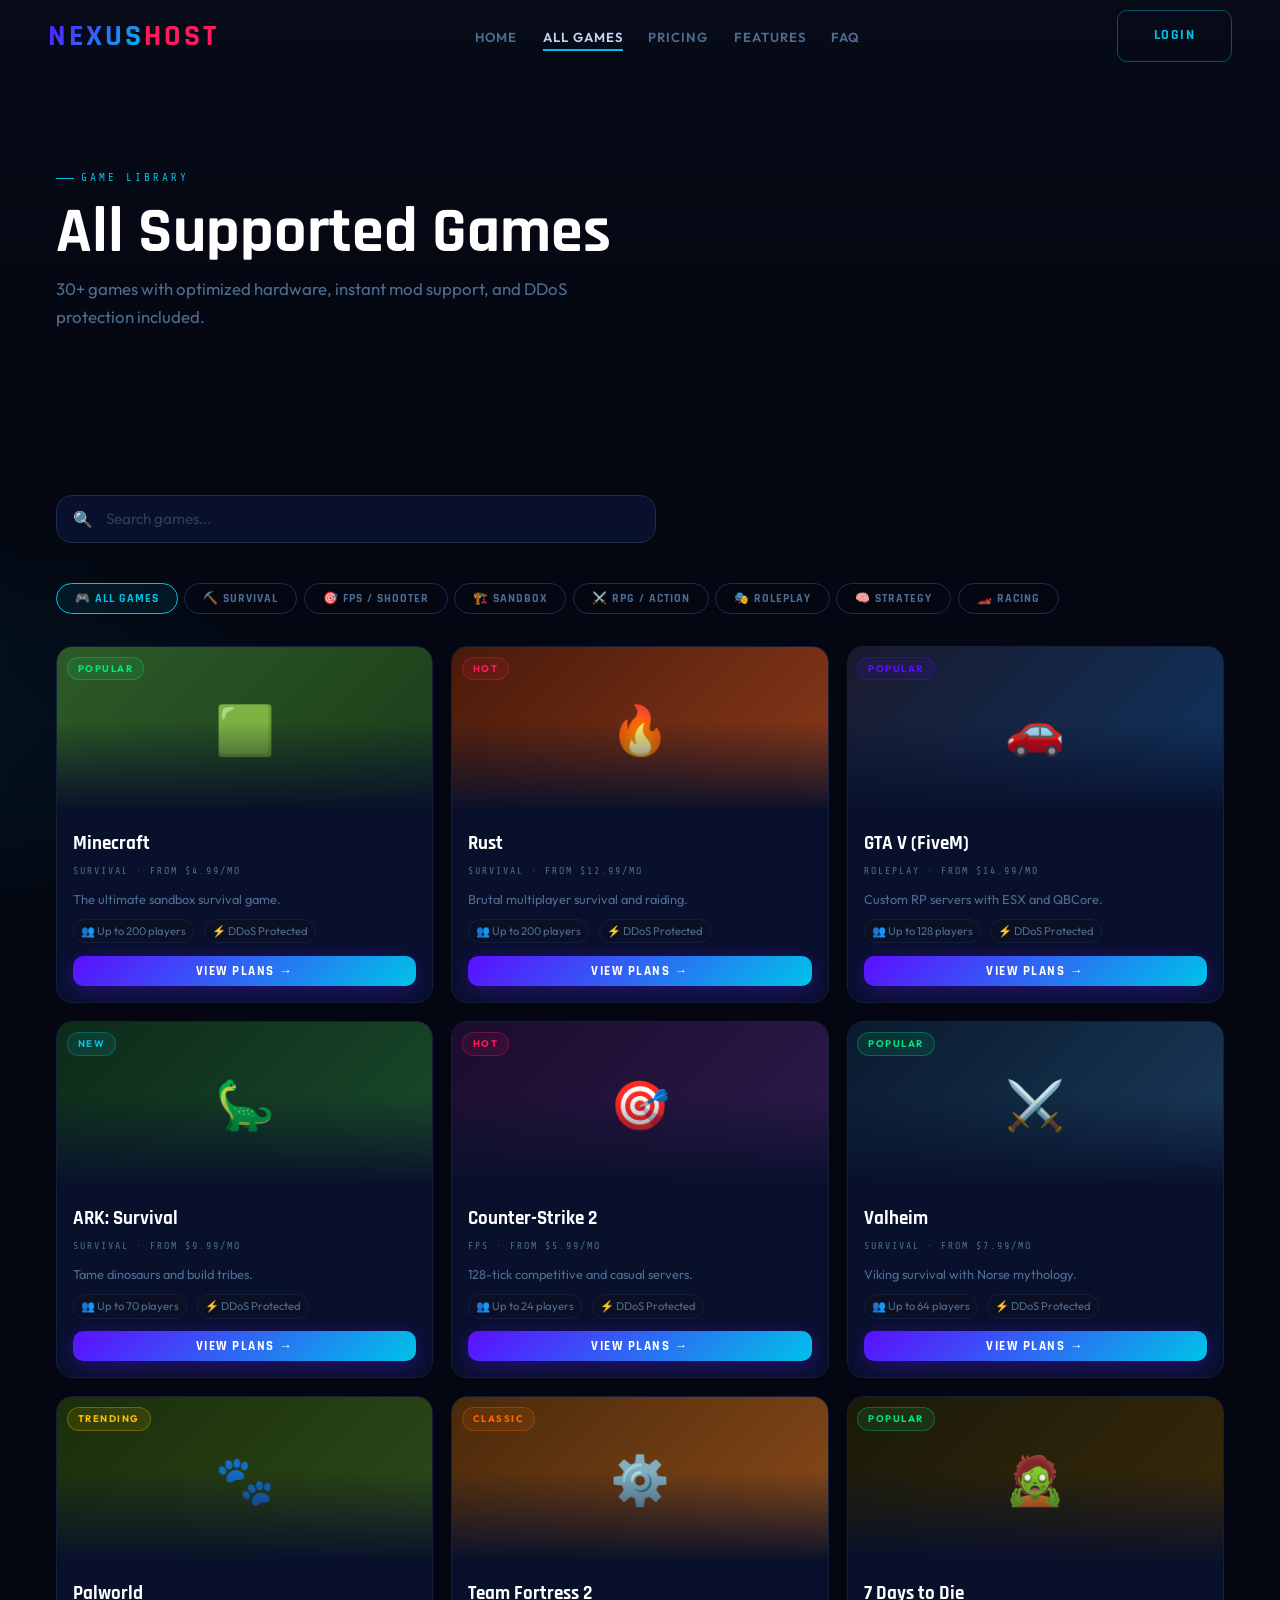
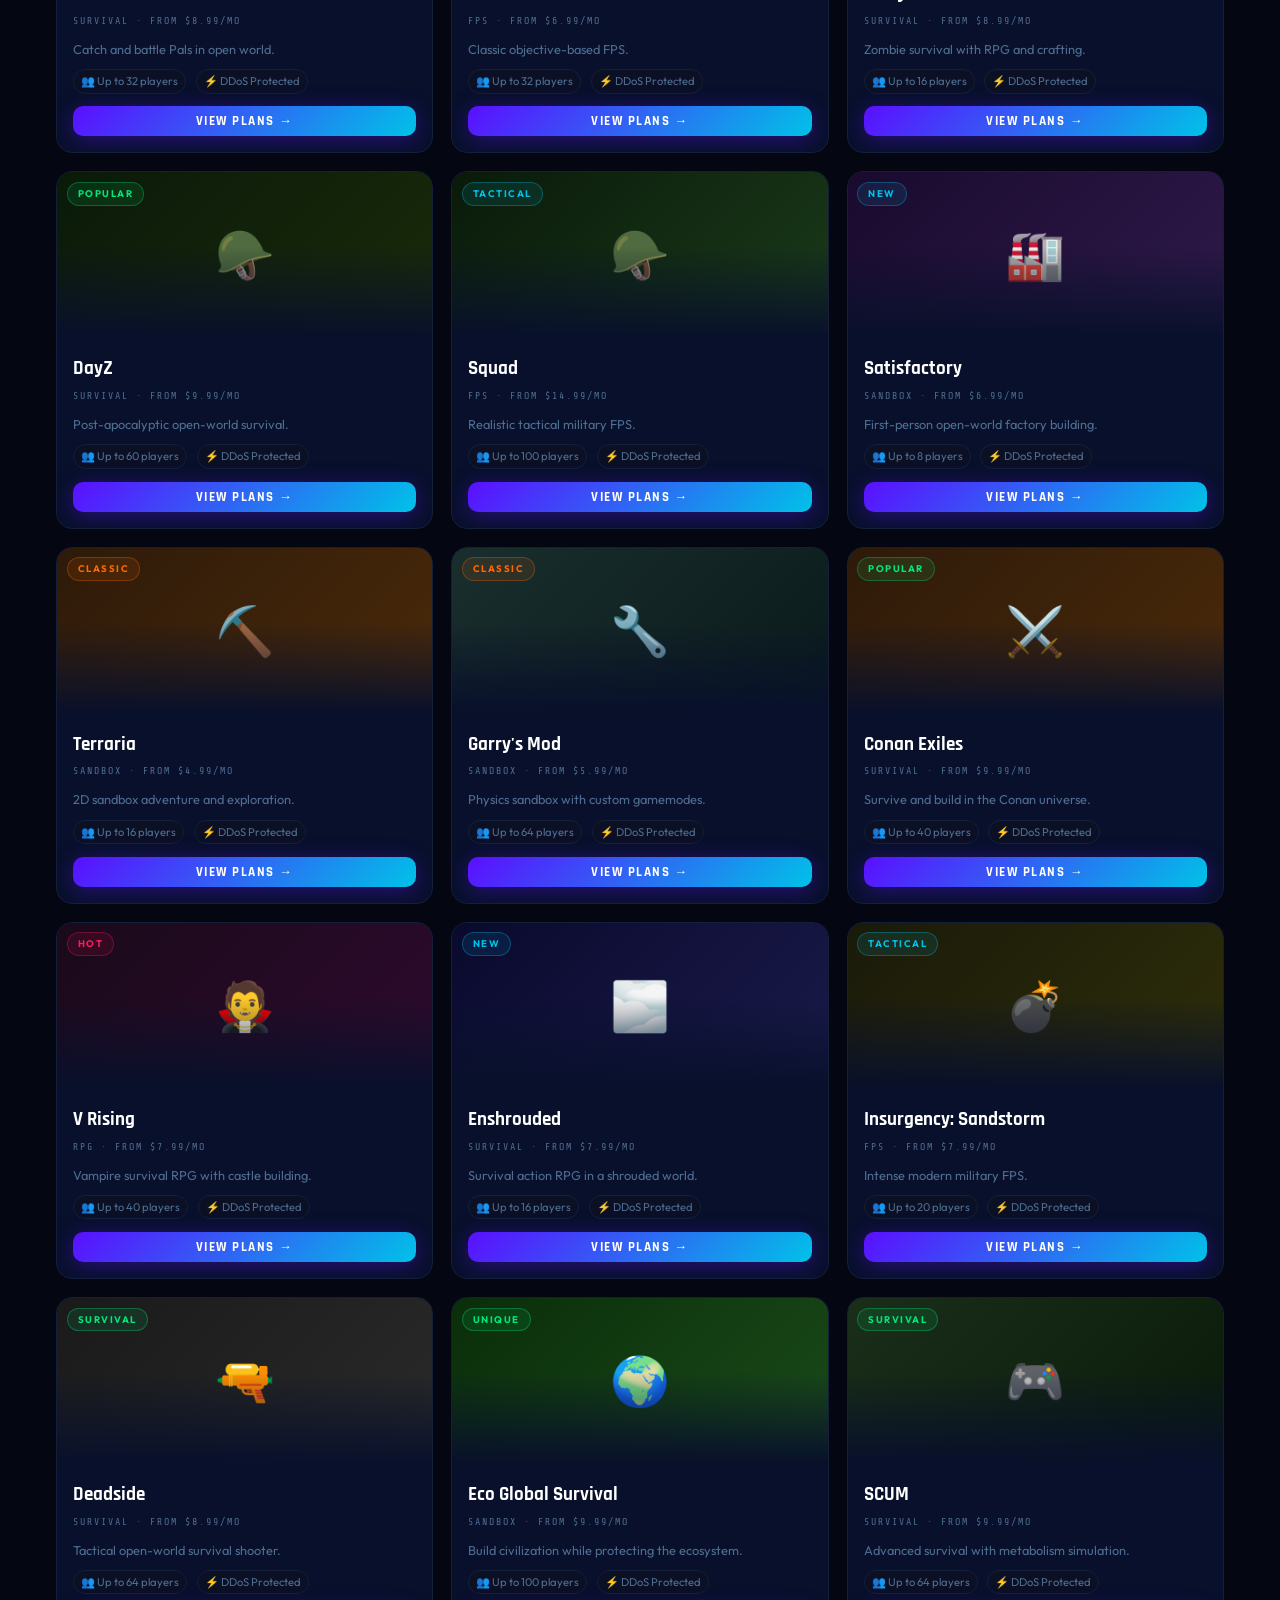
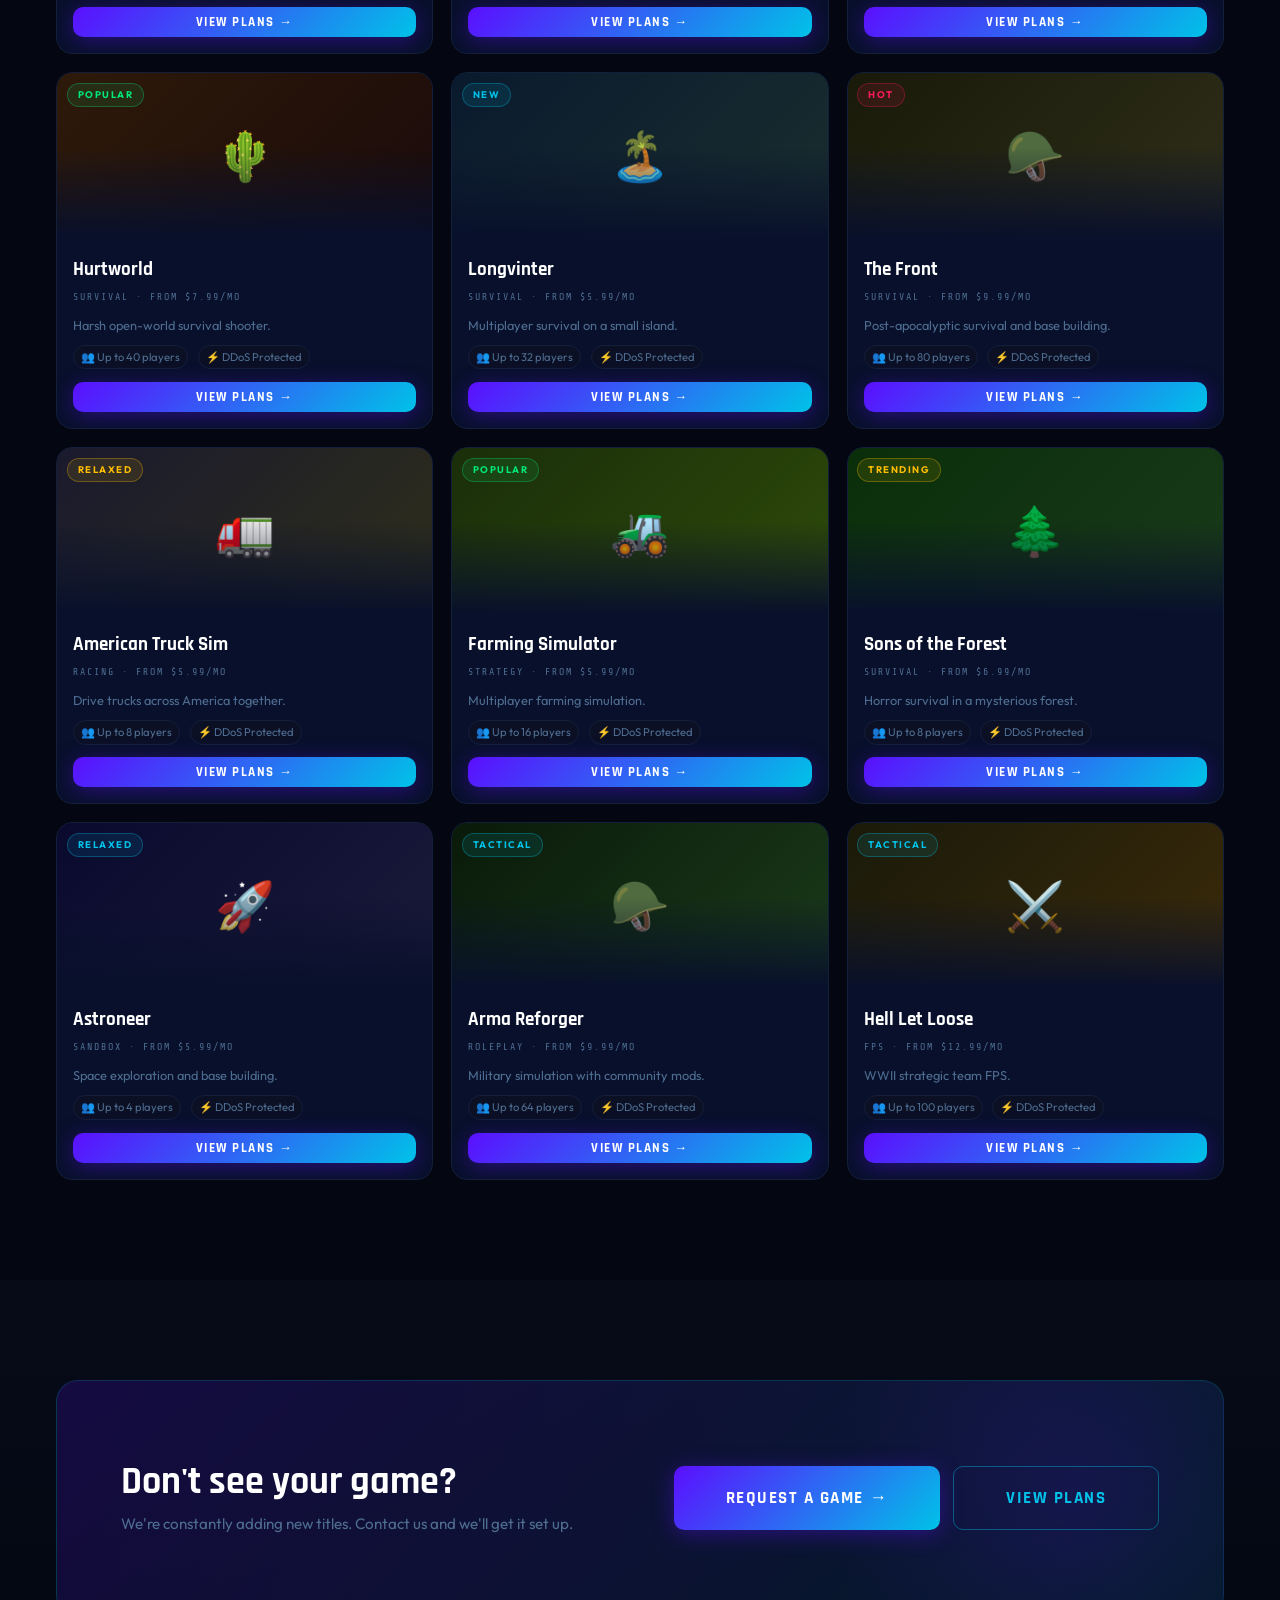
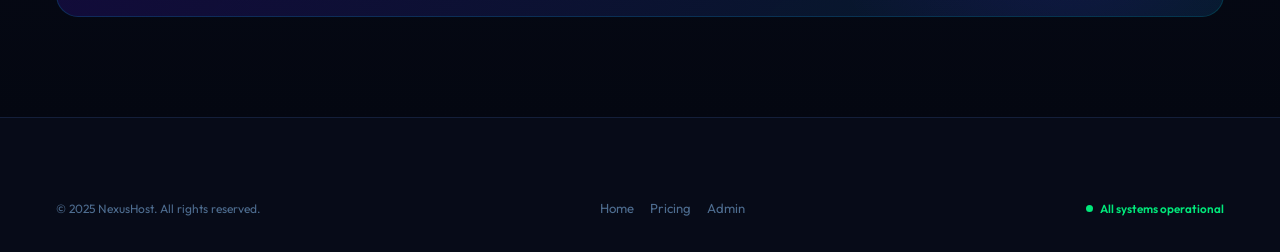
<file: games.html>
<!DOCTYPE html>
<html lang="en">
<head>
<meta charset="UTF-8">
<meta name="viewport" content="width=device-width,initial-scale=1,viewport-fit=cover">
<meta name="description" content="Browse all 30+ game server options at NexusHost. Minecraft, Rust, GTA V, ARK, CS2, Valheim, Palworld and many more.">
<meta name="theme-color" content="#040711">
<title>All Games — NexusHost Game Server Hosting</title>
<link rel="stylesheet" href="styles.css">
<style>
.page-hero{padding:clamp(110px,16vw,160px) 0 clamp(40px,6vw,64px);position:relative;z-index:1;}
.page-hero h1{font-family:'Rajdhani',sans-serif;font-size:clamp(2.2rem,6vw,4rem);font-weight:700;color:#fff;line-height:1;margin-bottom:.7rem;}
.page-hero p{font-size:clamp(.9rem,1.4vw,1.05rem);color:var(--c-text2);max-width:520px;}
.search-bar{display:flex;align-items:center;gap:.8rem;background:var(--c-panel);border:1px solid var(--c-border2);border-radius:var(--r-lg);padding:10px 16px;margin-bottom:clamp(24px,4vw,40px);max-width:600px;transition:border-color .2s;}
.search-bar:focus-within{border-color:var(--c-accent);}
.search-bar input{flex:1;background:transparent;border:none;outline:none;color:var(--c-text);font-family:'Outfit',sans-serif;font-size:.95rem;min-width:0;}
.search-bar input::placeholder{color:var(--c-text2);opacity:.5;}
.games-full-grid{display:grid;grid-template-columns:repeat(auto-fill,minmax(clamp(240px,25vw,280px),1fr));gap:clamp(12px,2vw,18px);}
.game-full-card{background:var(--c-panel);border:1px solid var(--c-border);border-radius:var(--r-lg);overflow:hidden;transition:all .25s;cursor:pointer;}
.game-full-card:hover{border-color:rgba(0,194,232,.35);transform:translateY(-4px);box-shadow:var(--glow);}
.gfc-media{height:clamp(120px,18vw,165px);position:relative;overflow:hidden;}
.gfc-visual{width:100%;height:100%;display:flex;align-items:center;justify-content:center;font-size:3rem;background-size:cover;background-position:center;transition:transform .5s;}
.game-full-card:hover .gfc-visual{transform:scale(1.08);}
.gfc-grad{position:absolute;inset:0;background:linear-gradient(to top,var(--c-panel) 0%,transparent 55%);}
.gfc-tags{position:absolute;top:.6rem;left:.6rem;display:flex;gap:.3rem;}
.gfc-body{padding:clamp(12px,2vw,16px);}
.gfc-name{font-family:'Rajdhani',sans-serif;font-size:clamp(1rem,1.8vw,1.2rem);font-weight:700;color:#fff;margin-bottom:.2rem;}
.gfc-cat{font-family:'Share Tech Mono',monospace;font-size:.62rem;letter-spacing:2px;text-transform:uppercase;color:var(--c-text2);margin-bottom:.6rem;}
.gfc-specs{display:flex;gap:.6rem;flex-wrap:wrap;margin-bottom:.8rem;}
.gfc-spec{font-size:.7rem;color:var(--c-text2);background:var(--c-bg3);padding:2px 7px;border-radius:var(--r-full);border:1px solid var(--c-border);}
.no-results{text-align:center;padding:4rem;color:var(--c-text2);display:none;}
.no-results .nr-icon{font-size:3rem;margin-bottom:.8rem;opacity:.3;}
@media(max-width:480px){.games-full-grid{grid-template-columns:1fr 1fr;}.gfc-visual{font-size:2rem;}}
@media(max-width:360px){.games-full-grid{grid-template-columns:1fr;}}
</style>
</head>
<body>

<header class="nav" id="mainNav">
  <div class="nav-inner">
    <a href="index.html" class="logo"><span class="logo-main">NEXUS</span><span class="logo-accent">HOST</span></a>
    <ul class="nav-links">
      <li><a href="index.html">Home</a></li>
      <li><a href="games.html" class="active">All Games</a></li>
      <li><a href="index.html#pricing">Pricing</a></li>
      <li><a href="index.html#features">Features</a></li>
      <li><a href="index.html#faq">FAQ</a></li>
    </ul>
    <div class="nav-right">
      <div class="user-pill" id="uBar"><div class="user-av" id="uAv">?</div><span id="uName">User</span><button class="logout-btn" onclick="doLogout()">LOGOUT</button></div>
      <a href="#" class="btn btn-ghost" onclick="openAuth();return false;" id="loginBtn">Login</a>
      <button class="hamburger" id="hamburger" onclick="toggleDrawer()"><span></span><span></span><span></span></button>
    </div>
  </div>
</header>

<div class="nav-overlay" id="navOverlay" onclick="closeDrawer()"></div>
<div class="nav-drawer" id="navDrawer">
  <ul>
    <li><a href="index.html" onclick="closeDrawer()">🏠 Home</a></li>
    <li><a href="games.html" onclick="closeDrawer()">🎮 All Games</a></li>
    <li><a href="index.html#pricing" onclick="closeDrawer()">💎 Pricing</a></li>
    <li><a href="index.html#faq" onclick="closeDrawer()">❓ FAQ</a></li>
  </ul>
  <a href="#" class="btn btn-ghost" onclick="openAuth();closeDrawer();return false;" id="drawerLogin">Login / Register</a>
</div>

<div class="page-hero section-alt">
  <div class="container">
    <div class="section-eyebrow">Game Library</div>
    <h1>All Supported Games</h1>
    <p>30+ games with optimized hardware, instant mod support, and DDoS protection included.</p>
  </div>
</div>

<section class="section">
  <div class="container">
    <!-- SEARCH -->
    <div class="search-bar">
      <span>🔍</span>
      <input type="text" id="searchInput" placeholder="Search games..." oninput="filterGames(this.value)">
    </div>
    <!-- CATEGORY TABS -->
    <div class="filter-tabs" id="catTabs" style="margin-bottom:clamp(20px,3vw,32px);"></div>
    <!-- GAMES GRID -->
    <div class="games-full-grid" id="fullGamesGrid"></div>
    <div class="no-results" id="noResults"><div class="nr-icon">🎮</div><p>No games found. Try a different search or category.</p></div>
  </div>
</section>

<!-- CTA -->
<section class="section section-alt">
  <div class="container">
    <div class="cta-band">
      <div class="cta-text"><h2>Don't see your game?</h2><p>We're constantly adding new titles. Contact us and we'll get it set up.</p></div>
      <div class="cta-actions"><a href="index.html#mytickets" class="btn btn-primary btn-lg">Request a Game →</a><a href="index.html#pricing" class="btn btn-ghost btn-lg">View Plans</a></div>
    </div>
  </div>
</section>

<footer class="footer">
  <div class="container">
    <div class="footer-bottom" style="padding-top:0;border:none;">
      <p>© 2025 NexusHost. All rights reserved.</p>
      <div style="display:flex;gap:1rem;">
        <a href="index.html" style="font-size:.82rem;color:var(--c-text2);">Home</a>
        <a href="index.html#pricing" style="font-size:.82rem;color:var(--c-text2);">Pricing</a>
        <a href="admin.html" style="font-size:.82rem;color:var(--c-text2);">Admin</a>
      </div>
      <div class="status-pill"><div class="status-dot"></div>All systems operational</div>
    </div>
  </div>
</footer>

<div class="toast" id="toast"><div class="toast-title" id="tTitle"></div><div class="toast-msg" id="tMsg"></div></div>

<script>
const ALL_GAMES = [
  {id:'minecraft',cat:'survival',name:'Minecraft',icon:'🟩',tag:'POPULAR',tagStyle:'badge-green',bg:'linear-gradient(135deg,#2d5a27,#1a3d1a)',desc:'The ultimate sandbox survival game.',minPlayers:1,maxPlayers:200,startFrom:4.99},
  {id:'rust',cat:'survival',name:'Rust',icon:'🔥',tag:'HOT',tagStyle:'badge-red',bg:'linear-gradient(135deg,#4a1a0a,#8b3a1a)',desc:'Brutal multiplayer survival and raiding.',minPlayers:1,maxPlayers:200,startFrom:12.99},
  {id:'gta',cat:'roleplay',name:'GTA V (FiveM)',icon:'🚗',tag:'POPULAR',tagStyle:'badge-purple',bg:'linear-gradient(135deg,#1a1a2e,#0f3460)',desc:'Custom RP servers with ESX and QBCore.',minPlayers:1,maxPlayers:128,startFrom:14.99},
  {id:'ark',cat:'survival',name:'ARK: Survival',icon:'🦕',tag:'NEW',tagStyle:'badge-cyan',bg:'linear-gradient(135deg,#0d2b1a,#1a4a2a)',desc:'Tame dinosaurs and build tribes.',minPlayers:1,maxPlayers:70,startFrom:9.99},
  {id:'cs2',cat:'fps',name:'Counter-Strike 2',icon:'🎯',tag:'HOT',tagStyle:'badge-red',bg:'linear-gradient(135deg,#1a0d2e,#2d1a4a)',desc:'128-tick competitive and casual servers.',minPlayers:2,maxPlayers:24,startFrom:5.99},
  {id:'valheim',cat:'survival',name:'Valheim',icon:'⚔️',tag:'POPULAR',tagStyle:'badge-green',bg:'linear-gradient(135deg,#0a1a2e,#1a3a5a)',desc:'Viking survival with Norse mythology.',minPlayers:1,maxPlayers:64,startFrom:7.99},
  {id:'palworld',cat:'survival',name:'Palworld',icon:'🐾',tag:'TRENDING',tagStyle:'badge-yellow',bg:'linear-gradient(135deg,#1a2e0a,#2e4a1a)',desc:'Catch and battle Pals in open world.',minPlayers:1,maxPlayers:32,startFrom:8.99},
  {id:'tf2',cat:'fps',name:'Team Fortress 2',icon:'⚙️',tag:'CLASSIC',tagStyle:'badge-orange',bg:'linear-gradient(135deg,#4a2a0a,#8b4a1a)',desc:'Classic objective-based FPS.',minPlayers:2,maxPlayers:32,startFrom:6.99},
  {id:'7d2d',cat:'survival',name:'7 Days to Die',icon:'🧟',tag:'POPULAR',tagStyle:'badge-green',bg:'linear-gradient(135deg,#1a1a0a,#3a2a0a)',desc:'Zombie survival with RPG and crafting.',minPlayers:1,maxPlayers:16,startFrom:8.99},
  {id:'dayz',cat:'survival',name:'DayZ',icon:'🪖',tag:'POPULAR',tagStyle:'badge-green',bg:'linear-gradient(135deg,#0a1a0a,#1a2a0a)',desc:'Post-apocalyptic open-world survival.',minPlayers:1,maxPlayers:60,startFrom:9.99},
  {id:'squad',cat:'fps',name:'Squad',icon:'🪖',tag:'TACTICAL',tagStyle:'badge-cyan',bg:'linear-gradient(135deg,#0a1a0a,#1a3a1a)',desc:'Realistic tactical military FPS.',minPlayers:2,maxPlayers:100,startFrom:14.99},
  {id:'satisfactory',cat:'sandbox',name:'Satisfactory',icon:'🏭',tag:'NEW',tagStyle:'badge-cyan',bg:'linear-gradient(135deg,#1a0a2e,#2e1a4a)',desc:'First-person open-world factory building.',minPlayers:1,maxPlayers:8,startFrom:6.99},
  {id:'terraria',cat:'sandbox',name:'Terraria',icon:'⛏️',tag:'CLASSIC',tagStyle:'badge-orange',bg:'linear-gradient(135deg,#2e1a0a,#4a2a0a)',desc:'2D sandbox adventure and exploration.',minPlayers:1,maxPlayers:16,startFrom:4.99},
  {id:'garry',cat:'sandbox',name:"Garry's Mod",icon:'🔧',tag:'CLASSIC',tagStyle:'badge-orange',bg:'linear-gradient(135deg,#1a2e2e,#0a1a1a)',desc:'Physics sandbox with custom gamemodes.',minPlayers:1,maxPlayers:64,startFrom:5.99},
  {id:'conan',cat:'survival',name:'Conan Exiles',icon:'⚔️',tag:'POPULAR',tagStyle:'badge-green',bg:'linear-gradient(135deg,#2e1a0a,#4a2a0a)',desc:'Survive and build in the Conan universe.',minPlayers:1,maxPlayers:40,startFrom:9.99},
  {id:'vrising',cat:'rpg',name:'V Rising',icon:'🧛',tag:'HOT',tagStyle:'badge-red',bg:'linear-gradient(135deg,#1a0a1a,#2e0a2e)',desc:'Vampire survival RPG with castle building.',minPlayers:1,maxPlayers:40,startFrom:7.99},
  {id:'enshrouded',cat:'survival',name:'Enshrouded',icon:'🌫️',tag:'NEW',tagStyle:'badge-cyan',bg:'linear-gradient(135deg,#0a0a2e,#1a1a4a)',desc:'Survival action RPG in a shrouded world.',minPlayers:1,maxPlayers:16,startFrom:7.99},
  {id:'insurgency',cat:'fps',name:'Insurgency: Sandstorm',icon:'💣',tag:'TACTICAL',tagStyle:'badge-cyan',bg:'linear-gradient(135deg,#1a1a0a,#2e2e0a)',desc:'Intense modern military FPS.',minPlayers:2,maxPlayers:20,startFrom:7.99},
  {id:'deadside',cat:'survival',name:'Deadside',icon:'🔫',tag:'SURVIVAL',tagStyle:'badge-green',bg:'linear-gradient(135deg,#1a1a1a,#2a2a2a)',desc:'Tactical open-world survival shooter.',minPlayers:1,maxPlayers:64,startFrom:8.99},
  {id:'eco',cat:'sandbox',name:'Eco Global Survival',icon:'🌍',tag:'UNIQUE',tagStyle:'badge-green',bg:'linear-gradient(135deg,#0a2e0a,#1a4a1a)',desc:'Build civilization while protecting the ecosystem.',minPlayers:1,maxPlayers:100,startFrom:9.99},
  {id:'scum',cat:'survival',name:'SCUM',icon:'🎮',tag:'SURVIVAL',tagStyle:'badge-green',bg:'linear-gradient(135deg,#1a2e1a,#0a1a0a)',desc:'Advanced survival with metabolism simulation.',minPlayers:1,maxPlayers:64,startFrom:9.99},
  {id:'hurtworld',cat:'survival',name:'Hurtworld',icon:'🌵',tag:'POPULAR',tagStyle:'badge-green',bg:'linear-gradient(135deg,#2e1a0a,#1a0a0a)',desc:'Harsh open-world survival shooter.',minPlayers:1,maxPlayers:40,startFrom:7.99},
  {id:'longvinter',cat:'survival',name:'Longvinter',icon:'🏝️',tag:'NEW',tagStyle:'badge-cyan',bg:'linear-gradient(135deg,#0a1a2e,#1a2e2e)',desc:'Multiplayer survival on a small island.',minPlayers:1,maxPlayers:32,startFrom:5.99},
  {id:'ground',cat:'survival',name:'The Front',icon:'🪖',tag:'HOT',tagStyle:'badge-red',bg:'linear-gradient(135deg,#1a1a0a,#2e2e1a)',desc:'Post-apocalyptic survival and base building.',minPlayers:1,maxPlayers:80,startFrom:9.99},
  {id:'ats',cat:'racing',name:'American Truck Sim',icon:'🚛',tag:'RELAXED',tagStyle:'badge-yellow',bg:'linear-gradient(135deg,#1a1a2e,#2e2e1a)',desc:'Drive trucks across America together.',minPlayers:1,maxPlayers:8,startFrom:5.99},
  {id:'farming',cat:'strategy',name:'Farming Simulator',icon:'🚜',tag:'POPULAR',tagStyle:'badge-green',bg:'linear-gradient(135deg,#1a2e0a,#2e4a0a)',desc:'Multiplayer farming simulation.',minPlayers:1,maxPlayers:16,startFrom:5.99},
  {id:'sons',cat:'survival',name:'Sons of the Forest',icon:'🌲',tag:'TRENDING',tagStyle:'badge-yellow',bg:'linear-gradient(135deg,#0a2e0a,#1a3a1a)',desc:'Horror survival in a mysterious forest.',minPlayers:1,maxPlayers:8,startFrom:6.99},
  {id:'astroneer',cat:'sandbox',name:'Astroneer',icon:'🚀',tag:'RELAXED',tagStyle:'badge-cyan',bg:'linear-gradient(135deg,#0a0a2e,#1a1a3a)',desc:'Space exploration and base building.',minPlayers:1,maxPlayers:4,startFrom:5.99},
  {id:'norco',cat:'roleplay',name:'Arma Reforger',icon:'🪖',tag:'TACTICAL',tagStyle:'badge-cyan',bg:'linear-gradient(135deg,#0a1a0a,#1a3a1a)',desc:'Military simulation with community mods.',minPlayers:1,maxPlayers:64,startFrom:9.99},
  {id:'hll',cat:'fps',name:'Hell Let Loose',icon:'⚔️',tag:'TACTICAL',tagStyle:'badge-cyan',bg:'linear-gradient(135deg,#1a1a0a,#3a2a0a)',desc:'WWII strategic team FPS.',minPlayers:2,maxPlayers:100,startFrom:12.99},
];

const CATS = [
  {id:'all',label:'All Games',icon:'🎮'},
  {id:'survival',label:'Survival',icon:'⛏️'},
  {id:'fps',label:'FPS / Shooter',icon:'🎯'},
  {id:'sandbox',label:'Sandbox',icon:'🏗️'},
  {id:'rpg',label:'RPG / Action',icon:'⚔️'},
  {id:'roleplay',label:'Roleplay',icon:'🎭'},
  {id:'strategy',label:'Strategy',icon:'🧠'},
  {id:'racing',label:'Racing',icon:'🏎️'},
];

let currentCat = 'all', searchTerm = '';

function buildCatTabs() {
  document.getElementById('catTabs').innerHTML = CATS.map(c =>
    `<button class="filter-tab${currentCat===c.id?' active':''}" onclick="setCat('${c.id}')">${c.icon} ${c.label}</button>`
  ).join('');
}

function setCat(cat) {
  currentCat = cat;
  buildCatTabs();
  renderGames();
}

function filterGames(v) {
  searchTerm = v.toLowerCase();
  renderGames();
}

function renderGames() {
  const list = ALL_GAMES.filter(g => {
    const matchCat = currentCat === 'all' || g.cat === currentCat;
    const matchSearch = !searchTerm || g.name.toLowerCase().includes(searchTerm) || g.cat.toLowerCase().includes(searchTerm) || g.desc.toLowerCase().includes(searchTerm);
    return matchCat && matchSearch;
  });
  const grid = document.getElementById('fullGamesGrid');
  const noRes = document.getElementById('noResults');
  noRes.style.display = list.length === 0 ? 'block' : 'none';
  grid.innerHTML = list.map(g => {
    const bs = `background:${g.bg}`;
    return `<div class="game-full-card reveal" onclick="goToGame('${g.id}')" tabindex="0" role="button" onkeydown="if(event.key==='Enter')goToGame('${g.id}')">
      <div class="gfc-media">
        <div class="gfc-visual" style="${bs}">${g.icon}</div>
        <div class="gfc-grad"></div>
        <div class="gfc-tags"><span class="badge ${g.tagStyle}">${g.tag}</span></div>
      </div>
      <div class="gfc-body">
        <div class="gfc-name">${g.name}</div>
        <div class="gfc-cat">${g.cat.toUpperCase()} · From $${g.startFrom}/mo</div>
        <p style="font-size:.8rem;color:var(--c-text2);line-height:1.6;margin-bottom:.6rem;">${g.desc}</p>
        <div class="gfc-specs">
          <span class="gfc-spec">👥 Up to ${g.maxPlayers} players</span>
          <span class="gfc-spec">⚡ DDoS Protected</span>
        </div>
        <button class="btn btn-primary btn-sm" style="width:100%">View Plans →</button>
      </div>
    </div>`;
  }).join('');
  observeReveal();
}

function goToGame(id) {
  window.location.href = `index.html#pricing`;
  localStorage.setItem('nexushost_selected_game', id);
}

// Nav scroll
window.addEventListener('scroll', () => { document.getElementById('mainNav').classList.toggle('scrolled', window.scrollY > 40); }, {passive:true});

// Mobile menu
function toggleDrawer(){const o=document.getElementById('navDrawer').classList.toggle('open');document.getElementById('hamburger').classList.toggle('open',o);document.getElementById('navOverlay').classList.toggle('on',o);document.body.style.overflow=o?'hidden':'';}
function closeDrawer(){document.getElementById('navDrawer').classList.remove('open');document.getElementById('hamburger').classList.remove('open');document.getElementById('navOverlay').classList.remove('on');document.body.style.overflow='';}
function openAuth(){window.location.href='index.html#login';}
function doLogout(){localStorage.removeItem('nexushost_user');updateAuthUI(null);}
function updateAuthUI(u){const on=!!u;document.getElementById('uBar').classList.toggle('on',on);document.getElementById('loginBtn').style.display=on?'none':'inline-flex';if(u){document.getElementById('uAv').textContent=u.name[0].toUpperCase();document.getElementById('uName').textContent=u.name.split(' ')[0];}}
function toast(t,m,e){const el=document.getElementById('toast');document.getElementById('tTitle').textContent=t;document.getElementById('tMsg').textContent=m;el.className='toast'+(e?' err':'');el.classList.add('on');setTimeout(()=>el.classList.remove('on'),3800);}

// Scroll reveal
let ro;
function observeReveal(){if(!ro)ro=new IntersectionObserver(entries=>{entries.forEach(e=>{if(e.isIntersecting){e.target.classList.add('visible');ro.unobserve(e.target);}});},{threshold:.08});document.querySelectorAll('.reveal:not(.visible)').forEach(el=>ro.observe(el));}

window.addEventListener('load', () => {
  buildCatTabs();
  renderGames();
  const u = JSON.parse(localStorage.getItem('nexushost_user')||'null');
  if (u) updateAuthUI(u);
  if (window.matchMedia('(prefers-reduced-motion:reduce)').matches) document.querySelectorAll('.reveal').forEach(el=>{el.classList.add('visible');});
});
</script>
</body>
</html>
</file>
<file: styles.css>
/* ═══════════════════════════════════════════════════
   NEXUSHOST — Global Design System v3.0
   Production-ready CSS. Import in all pages.
═══════════════════════════════════════════════════ */

/* ── FONTS ── */
@import url('https://fonts.googleapis.com/css2?family=Rajdhani:wght@400;500;600;700&family=Outfit:wght@300;400;500;600;700;800&family=Share+Tech+Mono&display=swap');

/* ── CSS VARIABLES ── */
:root {
  /* Colors */
  --c-bg:       #040711;
  --c-bg2:      #070b18;
  --c-bg3:      #0b1025;
  --c-panel:    #08102b;
  --c-panel2:   #0a1430;
  --c-border:   #141f3a;
  --c-border2:  #1c2d52;
  --c-border3:  #263d6e;
  --c-accent:   #00c2e8;
  --c-accent2:  #5b0fff;
  --c-accent3:  #ff1a5e;
  --c-green:    #00e87a;
  --c-yellow:   #ffbe00;
  --c-orange:   #ff6a00;
  --c-purple:   #9b3fff;
  --c-text:     #c5d8f5;
  --c-text2:    #4e6d90;
  --c-text3:    #2e4a6a;
  /* Gradients */
  --g-primary:  linear-gradient(135deg, #5b0fff 0%, #00c2e8 100%);
  --g-hot:      linear-gradient(135deg, #ff1a5e 0%, #ff6a00 100%);
  --g-cool:     linear-gradient(135deg, #00c2e8 0%, #00e87a 100%);
  --g-purple:   linear-gradient(135deg, #9b3fff 0%, #5b0fff 100%);
  --g-dark:     linear-gradient(180deg, var(--c-bg2) 0%, var(--c-bg) 100%);
  /* Glows */
  --glow:       0 0 30px rgba(0,194,232,.2);
  --glow2:      0 0 30px rgba(91,15,255,.25);
  --glow3:      0 0 30px rgba(255,26,94,.2);
  /* Radius */
  --r-sm:  6px;
  --r-md:  10px;
  --r-lg:  16px;
  --r-xl:  22px;
  --r-full: 999px;
  /* Spacing */
  --sp-xs: clamp(6px, 1vw, 10px);
  --sp-sm: clamp(10px, 1.5vw, 16px);
  --sp-md: clamp(16px, 2.5vw, 28px);
  --sp-lg: clamp(28px, 5vw, 60px);
  --sp-xl: clamp(48px, 8vw, 100px);
  /* Container */
  --max-w: 1320px;
  /* Transitions */
  --ease: cubic-bezier(.4, 0, .2, 1);
  --ease-bounce: cubic-bezier(.34, 1.56, .64, 1);
}

/* ── RESET ── */
*, *::before, *::after { box-sizing: border-box; margin: 0; padding: 0; }
html { scroll-behavior: smooth; -webkit-tap-highlight-color: transparent; font-size: 16px; }
body {
  font-family: 'Outfit', sans-serif;
  background: var(--c-bg);
  color: var(--c-text);
  min-height: 100vh;
  overflow-x: hidden;
  line-height: 1.65;
  -webkit-font-smoothing: antialiased;
}
img, video { display: block; max-width: 100%; }
a { color: inherit; text-decoration: none; }
button { font-family: inherit; cursor: pointer; }
input, select, textarea { font-family: inherit; }
ul { list-style: none; }
::-webkit-scrollbar { width: 4px; }
::-webkit-scrollbar-track { background: transparent; }
::-webkit-scrollbar-thumb { background: var(--c-border2); border-radius: 2px; }

/* ── BODY ATMOSPHERE ── */
body::before {
  content: '';
  position: fixed; inset: 0;
  background:
    radial-gradient(ellipse 120% 60% at 70% -10%, rgba(91,15,255,.12) 0%, transparent 55%),
    radial-gradient(ellipse 80% 50% at -10% 80%, rgba(0,194,232,.08) 0%, transparent 50%);
  pointer-events: none; z-index: 0;
}
body::after {
  content: '';
  position: fixed; inset: 0;
  background-image:
    linear-gradient(rgba(0,194,232,.02) 1px, transparent 1px),
    linear-gradient(90deg, rgba(0,194,232,.02) 1px, transparent 1px);
  background-size: 80px 80px;
  pointer-events: none; z-index: 0;
}

/* ── LAYOUT ── */
.container { max-width: var(--max-w); margin: 0 auto; padding: 0 clamp(16px, 5vw, 56px); }
.section { position: relative; z-index: 1; padding: var(--sp-xl) 0; }
.section-alt { background: linear-gradient(180deg, var(--c-bg2) 0%, var(--c-bg) 100%); }
.grid-2 { display: grid; grid-template-columns: 1fr 1fr; gap: var(--sp-md); }
.grid-3 { display: grid; grid-template-columns: repeat(3, 1fr); gap: var(--sp-md); }
.grid-4 { display: grid; grid-template-columns: repeat(4, 1fr); gap: var(--sp-md); }
.flex-center { display: flex; align-items: center; justify-content: center; }
.flex-between { display: flex; align-items: center; justify-content: space-between; }

/* ── TYPOGRAPHY ── */
.font-display { font-family: 'Rajdhani', sans-serif; }
.font-mono { font-family: 'Share Tech Mono', monospace; }
h1,h2,h3,h4,h5 { font-family: 'Rajdhani', sans-serif; font-weight: 700; line-height: 1.1; }
.section-eyebrow {
  display: inline-flex; align-items: center; gap: .45rem;
  font-family: 'Share Tech Mono', monospace;
  font-size: clamp(.62rem, .85vw, .7rem); letter-spacing: 3px; text-transform: uppercase;
  color: var(--c-accent); margin-bottom: .8rem;
}
.section-eyebrow::before { content: ''; width: 18px; height: 1.5px; background: var(--c-accent); flex-shrink: 0; }
.section-title {
  font-size: clamp(1.9rem, 4.5vw, 3.2rem);
  color: #fff; margin-bottom: .7rem;
  background: linear-gradient(90deg, #fff 0%, rgba(197,216,245,.7) 100%);
  -webkit-background-clip: text; -webkit-text-fill-color: transparent;
}
.section-sub { font-size: clamp(.88rem, 1.3vw, 1rem); color: var(--c-text2); max-width: 520px; line-height: 1.8; font-weight: 400; }
.section-head { margin-bottom: clamp(32px, 6vw, 64px); }

/* ── BUTTONS ── */
.btn {
  display: inline-flex; align-items: center; justify-content: center; gap: .45rem;
  font-family: 'Rajdhani', sans-serif; font-weight: 700; letter-spacing: 1.5px; text-transform: uppercase;
  cursor: pointer; border: none; border-radius: var(--r-md);
  transition: transform .2s var(--ease), box-shadow .2s var(--ease), background .2s, opacity .2s;
  white-space: nowrap; position: relative; overflow: hidden; user-select: none;
  text-decoration: none;
  -webkit-tap-highlight-color: transparent;
}
.btn::before { content: ''; position: absolute; inset: 0; background: rgba(255,255,255,0); transition: background .15s; }
.btn:active::before { background: rgba(255,255,255,.08); }
.btn:active { transform: scale(.97) translateY(1px) !important; }
.btn-primary {
  background: var(--g-primary); color: #fff;
  padding: clamp(10px,1.8vw,13px) clamp(22px,3.5vw,36px);
  font-size: clamp(.85rem, 1.1vw, .97rem);
  box-shadow: 0 4px 22px rgba(91,15,255,.38);
}
.btn-primary:hover { transform: translateY(-2px); box-shadow: 0 8px 32px rgba(91,15,255,.52); }
.btn-ghost {
  background: transparent; border: 1.5px solid rgba(0,194,232,.4);
  color: var(--c-accent);
  padding: clamp(10px,1.8vw,13px) clamp(22px,3.5vw,36px);
  font-size: clamp(.85rem, 1.1vw, .97rem);
}
.btn-ghost:hover { background: rgba(0,194,232,.08); border-color: var(--c-accent); box-shadow: var(--glow); transform: translateY(-1px); }
.btn-hot { background: var(--g-hot); color: #fff; padding: clamp(10px,1.8vw,13px) clamp(22px,3.5vw,36px); font-size: clamp(.85rem,1.1vw,.97rem); box-shadow: 0 4px 22px rgba(255,26,94,.35); }
.btn-hot:hover { transform: translateY(-2px); box-shadow: 0 8px 32px rgba(255,26,94,.5); }
.btn-sm { padding: 7px 18px !important; font-size: .8rem !important; }
.btn-lg { padding: clamp(13px,2.2vw,17px) clamp(30px,5vw,52px) !important; font-size: clamp(.95rem,1.5vw,1.08rem) !important; }
.btn-full { width: 100%; }
.btn-icon { width: 38px; height: 38px; padding: 0; border-radius: var(--r-md); border: 1.5px solid var(--c-border2); background: transparent; color: var(--c-text2); font-size: .9rem; display: inline-flex; align-items: center; justify-content: center; transition: all .2s; cursor: pointer; }
.btn-icon:hover { border-color: var(--c-accent); color: var(--c-accent); }

/* ── BADGES ── */
.badge { display: inline-flex; align-items: center; gap: .3rem; padding: 3px 10px; border-radius: var(--r-full); font-size: clamp(.6rem,.75vw,.65rem); font-weight: 700; letter-spacing: 1.5px; text-transform: uppercase; white-space: nowrap; }
.badge-cyan   { background: rgba(0,194,232,.1); color: var(--c-accent); border: 1px solid rgba(0,194,232,.3); }
.badge-purple { background: rgba(91,15,255,.1); color: var(--c-accent2); border: 1px solid rgba(91,15,255,.3); }
.badge-red    { background: rgba(255,26,94,.1); color: var(--c-accent3); border: 1px solid rgba(255,26,94,.3); }
.badge-green  { background: rgba(0,232,122,.1); color: var(--c-green); border: 1px solid rgba(0,232,122,.3); }
.badge-yellow { background: rgba(255,190,0,.1); color: var(--c-yellow); border: 1px solid rgba(255,190,0,.3); }
.badge-orange { background: rgba(255,106,0,.1); color: var(--c-orange); border: 1px solid rgba(255,106,0,.3); }

/* ── CARDS ── */
.card {
  background: var(--c-panel); border: 1px solid var(--c-border);
  border-radius: var(--r-lg); padding: var(--sp-md);
  transition: border-color .25s, transform .25s, box-shadow .25s;
}
.card:hover { border-color: var(--c-border2); }
.card-glow:hover { box-shadow: var(--glow); border-color: rgba(0,194,232,.35); transform: translateY(-4px); }

/* ── FORM ELEMENTS ── */
.form-group { margin-bottom: 1rem; }
.form-label { display: block; font-family: 'Share Tech Mono', monospace; font-size: .68rem; letter-spacing: 2px; text-transform: uppercase; color: var(--c-text2); margin-bottom: .45rem; }
.form-input {
  width: 100%; padding: 10px 14px;
  background: var(--c-panel); border: 1px solid var(--c-border2);
  border-radius: var(--r-md); color: var(--c-text);
  font-family: 'Outfit', sans-serif; font-size: .9rem;
  outline: none; transition: border-color .2s, box-shadow .2s;
  -webkit-appearance: none;
}
.form-input:focus { border-color: var(--c-accent); box-shadow: 0 0 0 3px rgba(0,194,232,.1); }
.form-input::placeholder { color: var(--c-text2); opacity: .5; }
select.form-input { appearance: none; background-image: url("data:image/svg+xml,%3Csvg xmlns='http://www.w3.org/2000/svg' width='10' height='10' fill='%234e6d90' viewBox='0 0 16 16'%3E%3Cpath d='M7.247 11.14 2.451 5.658C1.885 5.013 2.345 4 3.204 4h9.592a1 1 0 0 1 .753 1.659l-4.796 5.48a1 1 0 0 1-1.506 0z'/%3E%3C/svg%3E"); background-repeat: no-repeat; background-position: right 12px center; padding-right: 34px; cursor: pointer; }
select.form-input option { background: var(--c-bg3); }
textarea.form-input { resize: vertical; min-height: 85px; }
.form-row { display: grid; grid-template-columns: 1fr 1fr; gap: 1rem; }
.form-check { display: flex; align-items: flex-start; gap: .6rem; }
.form-check input[type="checkbox"] { margin-top: 3px; accent-color: var(--c-accent); width: 15px; height: 15px; flex-shrink: 0; cursor: pointer; }
.form-check label { font-size: .82rem; color: var(--c-text2); line-height: 1.55; cursor: pointer; }

/* ── OVERLAYS / MODALS ── */
.overlay {
  position: fixed; inset: 0; z-index: 2000;
  background: rgba(0,0,0,.88); backdrop-filter: blur(14px); -webkit-backdrop-filter: blur(14px);
  display: flex; align-items: flex-end; justify-content: center;
  padding: 0; opacity: 0; pointer-events: none;
  transition: opacity .3s var(--ease);
}
.overlay.open { opacity: 1; pointer-events: all; }
@media (min-width: 600px) { .overlay { align-items: center; padding: 20px; } }
.modal {
  background: var(--c-bg3); border: 1px solid var(--c-border2);
  width: 100%; max-width: 580px; max-height: 96svh; overflow-y: auto;
  scrollbar-width: thin; scrollbar-color: var(--c-border2) transparent;
  transform: translateY(60px) scale(.97); transition: transform .3s var(--ease);
  border-radius: var(--r-xl) var(--r-xl) 0 0;
}
@media (min-width: 600px) { .modal { border-radius: var(--r-xl); } }
.overlay.open .modal { transform: translateY(0) scale(1); }
.modal-lg { max-width: 660px; }
.modal-header { padding: clamp(14px,2.5vw,20px) clamp(18px,3vw,28px) clamp(10px,1.5vw,14px); border-bottom: 1px solid var(--c-border); display: flex; align-items: center; justify-content: space-between; }
.modal-header h3 { font-family: 'Rajdhani', sans-serif; font-size: clamp(1.05rem,1.8vw,1.25rem); font-weight: 700; color: #fff; }
.modal-close { width: 30px; height: 30px; border-radius: 7px; border: 1.5px solid var(--c-border2); background: transparent; color: var(--c-text2); cursor: pointer; font-size: .9rem; display: flex; align-items: center; justify-content: center; transition: all .2s; flex-shrink: 0; }
.modal-close:hover { border-color: var(--c-accent3); color: var(--c-accent3); }
.modal-body { padding: clamp(14px,2.5vw,22px) clamp(18px,3vw,28px) clamp(20px,4vw,32px); }
@media (max-width: 599px) { .modal::before { content: ''; display: block; width: 40px; height: 4px; background: var(--c-border2); border-radius: 2px; margin: 10px auto 0; } }

/* ── TOAST ── */
.toast {
  position: fixed; bottom: clamp(16px,4vw,28px); right: clamp(16px,4vw,28px);
  background: var(--c-bg3); border: 1px solid var(--c-green); border-radius: var(--r-lg);
  padding: clamp(10px,1.5vw,14px) clamp(14px,2vw,20px); z-index: 9999;
  transform: translateY(80px); opacity: 0;
  transition: all .4s var(--ease-bounce); max-width: min(300px, 90vw);
  box-shadow: 0 8px 32px rgba(0,0,0,.5);
}
.toast.on { transform: translateY(0); opacity: 1; }
.toast.err { border-color: var(--c-accent3); }
.toast-title { font-family: 'Rajdhani', sans-serif; font-size: .95rem; font-weight: 700; color: var(--c-green); margin-bottom: 2px; }
.toast.err .toast-title { color: var(--c-accent3); }
.toast-msg { font-size: .8rem; color: var(--c-text2); }

/* ── NAV ── */
.nav {
  position: fixed; top: 0; left: 0; right: 0; z-index: 900;
  transition: background .3s, border-color .3s;
}
.nav.scrolled {
  background: rgba(4,7,17,.95); backdrop-filter: blur(28px); -webkit-backdrop-filter: blur(28px);
  border-bottom: 1px solid var(--c-border);
}
.nav-inner {
  max-width: var(--max-w); margin: 0 auto;
  padding: 0 clamp(16px,4vw,48px);
  height: clamp(60px,8vw,72px);
  display: flex; align-items: center; justify-content: space-between; gap: 1rem;
}
.logo { font-family: 'Rajdhani', sans-serif; font-size: clamp(1.4rem,3vw,1.85rem); font-weight: 700; letter-spacing: 3px; flex-shrink: 0; }
.logo-main { background: var(--g-primary); -webkit-background-clip: text; -webkit-text-fill-color: transparent; }
.logo-accent { -webkit-text-fill-color: var(--c-accent3); }
.nav-links { display: flex; align-items: center; gap: clamp(.8rem,2vw,1.8rem); }
.nav-links a { font-size: .82rem; font-weight: 600; letter-spacing: 1px; text-transform: uppercase; color: var(--c-text2); transition: color .2s; padding: 4px 0; position: relative; }
.nav-links a::after { content: ''; position: absolute; bottom: -2px; left: 0; right: 0; height: 1.5px; background: var(--c-accent); transform: scaleX(0); transition: transform .2s; }
.nav-links a:hover, .nav-links a.active { color: var(--c-text); }
.nav-links a:hover::after, .nav-links a.active::after { transform: scaleX(1); }
.nav-right { display: flex; align-items: center; gap: .6rem; }
.user-pill { display: none; align-items: center; gap: .5rem; background: rgba(0,194,232,.07); border: 1px solid rgba(0,194,232,.2); border-radius: var(--r-full); padding: 5px 12px 5px 6px; font-size: .8rem; color: var(--c-accent); font-weight: 600; }
.user-pill.on { display: flex; }
.user-av { width: 26px; height: 26px; border-radius: 50%; background: var(--g-primary); display: flex; align-items: center; justify-content: center; font-size: .7rem; color: #fff; font-weight: 700; flex-shrink: 0; }
.logout-btn { background: none; border: none; color: var(--c-accent3); cursor: pointer; font-size: .7rem; font-weight: 700; letter-spacing: 1px; padding-left: 4px; }
.hamburger { display: none; flex-direction: column; justify-content: center; gap: 5px; width: 40px; height: 40px; padding: 8px; background: transparent; border: 1.5px solid var(--c-border2); border-radius: var(--r-md); transition: border-color .2s; }
.hamburger:hover { border-color: var(--c-accent); }
.hamburger span { display: block; height: 1.5px; background: var(--c-text); border-radius: 2px; transition: all .3s var(--ease); transform-origin: center; }
.hamburger.open span:nth-child(1) { transform: translateY(6.5px) rotate(45deg); }
.hamburger.open span:nth-child(2) { opacity: 0; transform: scaleX(0); }
.hamburger.open span:nth-child(3) { transform: translateY(-6.5px) rotate(-45deg); }
.nav-drawer { position: fixed; top: 0; right: 0; bottom: 0; width: min(300px, 85vw); background: var(--c-bg3); border-left: 1px solid var(--c-border); z-index: 950; transform: translateX(110%); transition: transform .32s var(--ease); display: flex; flex-direction: column; padding: clamp(72px,12vw,90px) 24px 28px; overflow-y: auto; }
.nav-drawer.open { transform: translateX(0); }
.nav-drawer ul { display: flex; flex-direction: column; gap: .3rem; margin-bottom: 1.5rem; }
.nav-drawer a { display: block; padding: 11px 14px; font-size: .95rem; font-weight: 600; letter-spacing: 1px; text-transform: uppercase; color: var(--c-text2); border-radius: var(--r-md); transition: all .2s; }
.nav-drawer a:hover { color: var(--c-accent); background: rgba(0,194,232,.06); }
.nav-overlay { position: fixed; inset: 0; background: rgba(0,0,0,.7); backdrop-filter: blur(4px); z-index: 940; opacity: 0; pointer-events: none; transition: opacity .3s; }
.nav-overlay.on { opacity: 1; pointer-events: all; }

/* ── FOOTER ── */
.footer { background: var(--c-bg2); border-top: 1px solid var(--c-border); padding: clamp(48px,8vw,80px) 0 clamp(20px,4vw,32px); position: relative; z-index: 1; }
.footer-grid { display: grid; grid-template-columns: 2.2fr 1fr 1fr 1fr 1fr; gap: clamp(24px,4vw,48px); margin-bottom: clamp(32px,5vw,52px); }
.footer-col h4 { font-family: 'Rajdhani', sans-serif; font-size: .85rem; font-weight: 700; color: #fff; letter-spacing: 2px; text-transform: uppercase; margin-bottom: .95rem; }
.footer-col ul { display: flex; flex-direction: column; gap: .48rem; }
.footer-col ul a { font-size: .82rem; color: var(--c-text2); transition: color .2s; }
.footer-col ul a:hover { color: var(--c-accent); }
.footer-brand p { font-size: .82rem; color: var(--c-text2); line-height: 1.75; max-width: 300px; margin-top: .9rem; }
.footer-social { display: flex; gap: .45rem; margin-top: 1.1rem; }
.footer-social a { width: 34px; height: 34px; border-radius: var(--r-md); border: 1px solid var(--c-border2); display: flex; align-items: center; justify-content: center; font-size: .82rem; color: var(--c-text2); transition: all .2s; }
.footer-social a:hover { border-color: var(--c-accent); color: var(--c-accent); background: rgba(0,194,232,.06); }
.footer-divider { border: none; border-top: 1px solid var(--c-border); margin-bottom: 1.5rem; }
.footer-bottom { display: flex; align-items: center; justify-content: space-between; flex-wrap: wrap; gap: 1rem; }
.footer-bottom p { font-size: .75rem; color: var(--c-text2); }
.status-pill { display: flex; align-items: center; gap: .45rem; font-size: .73rem; color: var(--c-green); font-weight: 600; }
.status-dot { width: 7px; height: 7px; border-radius: 50%; background: var(--c-green); animation: pulseDot 2s infinite; }
@keyframes pulseDot { 0%,100%{opacity:1;transform:scale(1)} 50%{opacity:.3;transform:scale(.7)} }
.footer-badges { display: flex; gap: .4rem; flex-wrap: wrap; }
.footer-badge { padding: 3px 9px; border: 1px solid var(--c-border2); border-radius: var(--r-full); font-size: .6rem; font-weight: 700; letter-spacing: 1px; text-transform: uppercase; color: var(--c-text2); }

/* ── SCROLL REVEAL ── */
.reveal { opacity: 0; transform: translateY(22px); transition: opacity .55s var(--ease), transform .55s var(--ease); }
.reveal.visible { opacity: 1; transform: translateY(0); }
.reveal-d1 { transition-delay: .1s; }
.reveal-d2 { transition-delay: .2s; }
.reveal-d3 { transition-delay: .3s; }
.reveal-d4 { transition-delay: .4s; }

/* ── ANIMATIONS ── */
@keyframes fadeUp { from{opacity:0;transform:translateY(24px)} to{opacity:1;transform:translateY(0)} }
@keyframes fadeIn { from{opacity:0} to{opacity:1} }
@keyframes scaleIn { from{opacity:0;transform:scale(.9)} to{opacity:1;transform:scale(1)} }
@keyframes slideRight { from{transform:translateX(-100%)} to{transform:translateX(0)} }
.anim-fadeup { animation: fadeUp .65s var(--ease) both; }
.anim-d1 { animation-delay: .1s; }
.anim-d2 { animation-delay: .2s; }
.anim-d3 { animation-delay: .3s; }
.anim-d4 { animation-delay: .4s; }
.anim-d5 { animation-delay: .5s; }

/* ── PLAN CARDS ── */
.plan-card { position: relative; background: var(--c-panel); border: 1px solid var(--c-border); border-radius: var(--r-xl); overflow: hidden; display: flex; flex-direction: column; transition: transform .3s var(--ease), box-shadow .3s, border-color .3s; }
.plan-card::before { content: ''; position: absolute; top: 0; left: 0; right: 0; height: 2px; background: var(--g-primary); opacity: 0; transition: opacity .3s; }
.plan-card:hover { transform: translateY(-6px); box-shadow: 0 20px 50px rgba(0,0,0,.4), var(--glow); border-color: var(--c-border2); }
.plan-card:hover::before, .plan-card.featured::before { opacity: 1; }
.plan-card.featured { border-color: rgba(0,194,232,.35); box-shadow: var(--glow); }
.plan-media { position: relative; width: 100%; height: clamp(120px,16vw,160px); overflow: hidden; background: var(--c-bg3); flex-shrink: 0; }
.plan-media img { width: 100%; height: 100%; object-fit: cover; display: block; transition: transform .5s; }
.plan-card:hover .plan-media img { transform: scale(1.06); }
.plan-media-ph { width: 100%; height: 100%; display: flex; align-items: center; justify-content: center; font-size: 3rem; background-size: cover; background-position: center; }
.plan-media-grad { position: absolute; inset: 0; background: linear-gradient(to top, var(--c-panel) 0%, transparent 55%); }
.plan-feat-tag { position: absolute; top: .75rem; right: .75rem; background: var(--g-primary); color: #fff; font-family: 'Rajdhani', sans-serif; font-size: .65rem; font-weight: 700; letter-spacing: 2px; padding: 3px 10px; border-radius: var(--r-full); text-transform: uppercase; z-index: 2; }
.plan-ribbon-tag { position: absolute; top: .75rem; left: .75rem; background: rgba(0,194,232,.12); color: var(--c-accent); border: 1px solid rgba(0,194,232,.3); font-family: 'Rajdhani', sans-serif; font-size: .62rem; font-weight: 700; letter-spacing: 2px; padding: 3px 9px; border-radius: var(--r-full); text-transform: uppercase; z-index: 2; }
.plan-body { padding: clamp(14px,2.5vw,20px); flex: 1; display: flex; flex-direction: column; }
.plan-game-name { font-family: 'Share Tech Mono', monospace; font-size: .65rem; letter-spacing: 3px; text-transform: uppercase; color: var(--c-accent); margin-bottom: .25rem; }
.plan-name { font-family: 'Rajdhani', sans-serif; font-size: clamp(1.15rem,2vw,1.45rem); font-weight: 700; color: #fff; margin-bottom: .2rem; }
.plan-desc { font-size: clamp(.75rem,.95vw,.8rem); color: var(--c-text2); margin-bottom: .85rem; line-height: 1.6; min-height: 2.4em; }
.plan-price { display: flex; align-items: flex-end; gap: 2px; margin-bottom: 1rem; }
.plan-price .sym { font-size: 1rem; color: var(--c-accent); margin-bottom: 4px; }
.plan-price .amt { font-family: 'Rajdhani', sans-serif; font-size: clamp(1.8rem,3.5vw,2.4rem); font-weight: 700; color: var(--c-accent); line-height: 1; }
.plan-price .per { font-size: .8rem; color: var(--c-text2); margin-bottom: 4px; }
.plan-specs { display: flex; flex-direction: column; gap: .45rem; margin-bottom: 1rem; flex: 1; }
.plan-specs li { display: flex; align-items: center; gap: .45rem; font-size: .82rem; color: var(--c-text2); }
.spec-icon { width: 14px; height: 14px; color: var(--c-accent); flex-shrink: 0; }
.spec-val { color: var(--c-text); font-weight: 600; }
.plan-extras { display: flex; flex-wrap: wrap; gap: .3rem; margin-bottom: .9rem; }
.plan-extra { font-size: .6rem; font-weight: 700; letter-spacing: .5px; padding: 2px 7px; border-radius: var(--r-full); background: rgba(0,194,232,.07); border: 1px solid rgba(0,194,232,.18); color: var(--c-accent); }
.btn-plan { width: 100%; padding: clamp(10px,1.5vw,12px); background: var(--g-primary); color: #fff; border: none; border-radius: var(--r-md); font-family: 'Rajdhani', sans-serif; font-size: clamp(.85rem,1.1vw,.97rem); font-weight: 700; letter-spacing: 2px; text-transform: uppercase; cursor: pointer; transition: all .22s; }
.btn-plan:hover { transform: translateY(-2px); box-shadow: 0 8px 24px rgba(91,15,255,.45); }
.btn-plan:active { transform: translateY(0); }

/* ── GAME CARDS ── */
.game-card { position: relative; border-radius: var(--r-lg); overflow: hidden; cursor: pointer; transition: transform .3s var(--ease), box-shadow .3s; border: 1px solid var(--c-border); background: var(--c-panel); aspect-ratio: 16/9; }
.game-card:hover, .game-card:focus-visible { transform: translateY(-6px) scale(1.02); box-shadow: 0 18px 45px rgba(0,0,0,.5), var(--glow); border-color: rgba(0,194,232,.4); outline: none; }
.game-card:active { transform: scale(1); }
.game-visual { width: 100%; height: 100%; background-size: cover; background-position: center; display: flex; align-items: center; justify-content: center; font-size: 3rem; transition: transform .5s; }
.game-card:hover .game-visual { transform: scale(1.08); }
.game-overlay { position: absolute; inset: 0; background: linear-gradient(to top, rgba(4,7,17,.97) 0%, rgba(4,7,17,.15) 65%, transparent 100%); display: flex; flex-direction: column; justify-content: flex-end; padding: clamp(10px,1.8vw,14px); }
.game-name { font-family: 'Rajdhani', sans-serif; font-size: clamp(.95rem,2vw,1.25rem); font-weight: 700; color: #fff; letter-spacing: .5px; }
.game-tags { margin-top: .3rem; display: flex; gap: .3rem; flex-wrap: wrap; }
.game-cta { margin-top: .55rem; padding: 5px 13px; background: var(--g-primary); color: #fff; border: none; border-radius: 5px; font-family: 'Rajdhani', sans-serif; font-size: .78rem; font-weight: 700; letter-spacing: 1px; cursor: pointer; opacity: 0; transform: translateY(6px); transition: opacity .25s, transform .25s; }
.game-card:hover .game-cta, .game-card:focus-visible .game-cta { opacity: 1; transform: translateY(0); }

/* ── FILTER TABS ── */
.filter-tabs { display: flex; gap: .4rem; flex-wrap: wrap; margin-bottom: clamp(20px,4vw,40px); }
.filter-tab { padding: 7px clamp(12px,2vw,18px); border: 1px solid var(--c-border2); background: transparent; color: var(--c-text2); border-radius: var(--r-full); font-family: 'Rajdhani', sans-serif; font-size: clamp(.75rem,.9vw,.85rem); font-weight: 700; letter-spacing: 1px; text-transform: uppercase; cursor: pointer; transition: all .2s; white-space: nowrap; }
.filter-tab:hover, .filter-tab.active { border-color: var(--c-accent); color: var(--c-accent); background: rgba(0,194,232,.07); }
.filter-tab:active { transform: scale(.97); }

/* ── FEATURE CARDS ── */
.feat-card { background: var(--c-panel); border: 1px solid var(--c-border); border-radius: var(--r-lg); padding: clamp(18px,2.5vw,26px); transition: border-color .3s, transform .3s; }
.feat-card:hover { border-color: rgba(91,15,255,.4); transform: translateY(-4px); box-shadow: var(--glow2); }
.feat-icon { width: clamp(42px,5vw,52px); height: clamp(42px,5vw,52px); border-radius: var(--r-md); display: flex; align-items: center; justify-content: center; margin-bottom: .9rem; font-size: clamp(1.2rem,2vw,1.4rem); }
.feat-title { font-family: 'Rajdhani', sans-serif; font-size: clamp(1rem,1.5vw,1.1rem); font-weight: 700; color: #fff; margin-bottom: .4rem; }
.feat-desc { font-size: clamp(.78rem,.95vw,.83rem); color: var(--c-text2); line-height: 1.65; }

/* ── TESTIMONIALS ── */
.testi-card { background: var(--c-panel); border: 1px solid var(--c-border); border-radius: var(--r-lg); padding: clamp(18px,2.5vw,24px); transition: border-color .3s; position: relative; overflow: hidden; }
.testi-card:hover { border-color: var(--c-border2); }
.testi-card::before { content: '"'; position: absolute; top: 12px; right: 18px; font-size: 5rem; color: rgba(255,255,255,.03); font-family: Georgia, serif; line-height: 1; user-select: none; }
.testi-stars { color: var(--c-yellow); font-size: .95rem; margin-bottom: .7rem; letter-spacing: 2px; }
.testi-text { font-size: clamp(.8rem,.95vw,.87rem); color: var(--c-text2); line-height: 1.75; margin-bottom: 1rem; font-style: italic; }
.testi-author { display: flex; align-items: center; gap: .65rem; }
.testi-av { width: 36px; height: 36px; border-radius: 50%; display: flex; align-items: center; justify-content: center; font-weight: 700; font-size: .85rem; color: #fff; flex-shrink: 0; }
.testi-name { font-family: 'Rajdhani', sans-serif; font-size: .93rem; font-weight: 700; color: #fff; }
.testi-sub { font-size: .7rem; color: var(--c-text2); }

/* ── RESPONSIVE ── */
@media (max-width: 1024px) { .footer-grid { grid-template-columns: 1fr 1fr 1fr; } .grid-4 { grid-template-columns: 1fr 1fr; } }
@media (max-width: 768px) { .hamburger { display: flex; } .nav-links, .nav-right .btn-ghost { display: none !important; } .footer-grid { grid-template-columns: 1fr 1fr; } .grid-3 { grid-template-columns: 1fr 1fr; } .form-row { grid-template-columns: 1fr; } }
@media (max-width: 480px) { .footer-grid { grid-template-columns: 1fr; } .grid-2, .grid-3, .grid-4 { grid-template-columns: 1fr; } }

/* ── UTILITIES ── */
.text-accent { color: var(--c-accent); }
.text-muted { color: var(--c-text2); }
.text-white { color: #fff; }
.text-center { text-align: center; }
.mt-sm { margin-top: var(--sp-sm); }
.mt-md { margin-top: var(--sp-md); }
.mb-sm { margin-bottom: var(--sp-sm); }
.mb-md { margin-bottom: var(--sp-md); }
.hidden { display: none !important; }

/* ── MARQUEE ── */
.marquee-wrap { overflow: hidden; position: relative; }
.marquee-wrap::before, .marquee-wrap::after { content: ''; position: absolute; top: 0; bottom: 0; width: 80px; z-index: 2; }
.marquee-wrap::before { left: 0; background: linear-gradient(to right, var(--c-bg), transparent); }
.marquee-wrap::after { right: 0; background: linear-gradient(to left, var(--c-bg), transparent); }
.marquee-track { display: flex; gap: clamp(24px,4vw,48px); width: max-content; animation: marqueeScroll 28s linear infinite; }
.marquee-item { display: flex; align-items: center; gap: .5rem; font-family: 'Share Tech Mono', monospace; font-size: .72rem; letter-spacing: 2px; text-transform: uppercase; color: var(--c-text2); white-space: nowrap; flex-shrink: 0; }
.marquee-item .mi-dot { width: 5px; height: 5px; border-radius: 50%; background: var(--c-accent2); flex-shrink: 0; }
@keyframes marqueeScroll { 0%{transform:translateX(0)} 100%{transform:translateX(-50%)} }

/* ── ACCORDION / FAQ ── */
.faq-item { background: var(--c-panel); border: 1px solid var(--c-border); border-radius: var(--r-lg); overflow: hidden; transition: border-color .2s; margin-bottom: .65rem; }
.faq-item:hover { border-color: var(--c-border2); }
.faq-item.open { border-color: rgba(0,194,232,.25); }
.faq-question { display: flex; align-items: center; justify-content: space-between; gap: 1rem; padding: clamp(14px,2vw,18px) clamp(16px,2.5vw,22px); cursor: pointer; font-family: 'Rajdhani', sans-serif; font-size: clamp(.95rem,1.3vw,1.05rem); font-weight: 700; color: #fff; -webkit-tap-highlight-color: transparent; }
.faq-arrow { width: 20px; height: 20px; flex-shrink: 0; color: var(--c-accent); transition: transform .3s var(--ease); }
.faq-item.open .faq-arrow { transform: rotate(180deg); }
.faq-answer { max-height: 0; overflow: hidden; transition: max-height .35s var(--ease); }
.faq-item.open .faq-answer { max-height: 400px; }
.faq-answer-inner { padding: 0 clamp(16px,2.5vw,22px) clamp(14px,2vw,18px); font-size: clamp(.82rem,.95vw,.88rem); color: var(--c-text2); line-height: 1.8; }

/* ── CTA BAND ── */
.cta-band { position: relative; overflow: hidden; background: linear-gradient(135deg, rgba(91,15,255,.18) 0%, rgba(0,194,232,.1) 100%); border: 1px solid rgba(0,194,232,.18); border-radius: var(--r-xl); padding: clamp(40px,7vw,80px) clamp(28px,5vw,64px); display: flex; align-items: center; justify-content: space-between; flex-wrap: wrap; gap: 2rem; }
.cta-band::before { content: ''; position: absolute; width: 500px; height: 500px; border-radius: 50%; background: radial-gradient(circle, rgba(91,15,255,.15), transparent 70%); right: -100px; top: 50%; transform: translateY(-50%); pointer-events: none; }
.cta-text h2 { font-family: 'Rajdhani', sans-serif; font-size: clamp(1.6rem,3.5vw,2.4rem); font-weight: 700; color: #fff; margin-bottom: .5rem; }
.cta-text p { font-size: clamp(.85rem,1.2vw,.95rem); color: var(--c-text2); }
.cta-actions { display: flex; gap: .8rem; flex-wrap: wrap; }

/* ── TICKET UI ── */
.ticket-item { background: var(--c-panel); border: 1px solid var(--c-border); border-radius: var(--r-lg); padding: clamp(14px,2vw,20px); margin-bottom: .85rem; transition: border-color .2s; }
.ticket-item:hover { border-color: var(--c-border2); }
.ticket-top { display: flex; align-items: center; gap: .7rem; flex-wrap: wrap; margin-bottom: .4rem; }
.ticket-status { font-family: 'Share Tech Mono', monospace; font-size: .62rem; letter-spacing: 1.5px; text-transform: uppercase; padding: 2px 9px; border-radius: var(--r-full); }
.ts-open { background: rgba(0,194,232,.1); color: var(--c-accent); border: 1px solid rgba(0,194,232,.3); }
.ts-pending { background: rgba(255,190,0,.1); color: var(--c-yellow); border: 1px solid rgba(255,190,0,.3); }
.ts-closed { background: rgba(78,109,144,.1); color: var(--c-text2); border: 1px solid var(--c-border2); }
.ticket-subject { font-family: 'Rajdhani', sans-serif; font-size: clamp(.88rem,1.2vw,.95rem); font-weight: 700; color: #fff; }
.ticket-date { margin-left: auto; font-size: .72rem; color: var(--c-text2); }
.ticket-meta { font-size: .76rem; color: var(--c-text2); margin-bottom: .4rem; }
.ticket-msg { font-size: .82rem; color: var(--c-text2); line-height: 1.6; }
.ticket-reply { margin-top: .65rem; padding: .65rem .9rem; background: rgba(0,194,232,.04); border-left: 3px solid var(--c-accent); border-radius: 4px; }
.ticket-reply-from { font-family: 'Share Tech Mono', monospace; font-size: .65rem; letter-spacing: 1.5px; text-transform: uppercase; color: var(--c-accent); margin-bottom: 3px; }
.ticket-reply-msg { font-size: .82rem; color: var(--c-text); line-height: 1.6; }

/* ── PLAN INFO BAR ── */
.plan-info-bar { display: flex; align-items: center; gap: .9rem; padding: clamp(10px,1.5vw,14px); background: var(--c-panel); border: 1px solid var(--c-border); border-radius: var(--r-md); margin-bottom: clamp(14px,2vw,18px); }
.plan-info-icon { font-size: clamp(1.5rem,3vw,1.8rem); width: 44px; text-align: center; flex-shrink: 0; }
.plan-info-name { font-family: 'Rajdhani', sans-serif; font-size: clamp(.9rem,1.2vw,1rem); font-weight: 700; color: #fff; }
.plan-info-price { font-size: .82rem; color: var(--c-accent); font-weight: 600; }

/* ── AUTH TABS ── */
.auth-tabs { display: flex; border-bottom: 1px solid var(--c-border); margin-bottom: clamp(14px,2vw,18px); }
.auth-tab { flex: 1; padding: 9px; background: transparent; border: none; border-bottom: 2px solid transparent; color: var(--c-text2); font-family: 'Rajdhani', sans-serif; font-size: .9rem; font-weight: 700; letter-spacing: 1px; cursor: pointer; transition: all .2s; text-transform: uppercase; margin-bottom: -1px; }
.auth-tab.active { border-bottom-color: var(--c-accent); color: var(--c-accent); }

/* ── SUCCESS WRAP ── */
.success-wrap { display: none; text-align: center; padding: clamp(24px,4vw,40px) 16px; }
.success-icon { font-size: 3.5rem; display: block; margin-bottom: .8rem; animation: scaleIn .4s var(--ease-bounce); }
.success-wrap h3 { font-family: 'Rajdhani', sans-serif; font-size: clamp(1.2rem,2.5vw,1.4rem); color: var(--c-green); margin-bottom: .45rem; }
.success-wrap p { font-size: .85rem; color: var(--c-text2); line-height: 1.65; }
</file>
